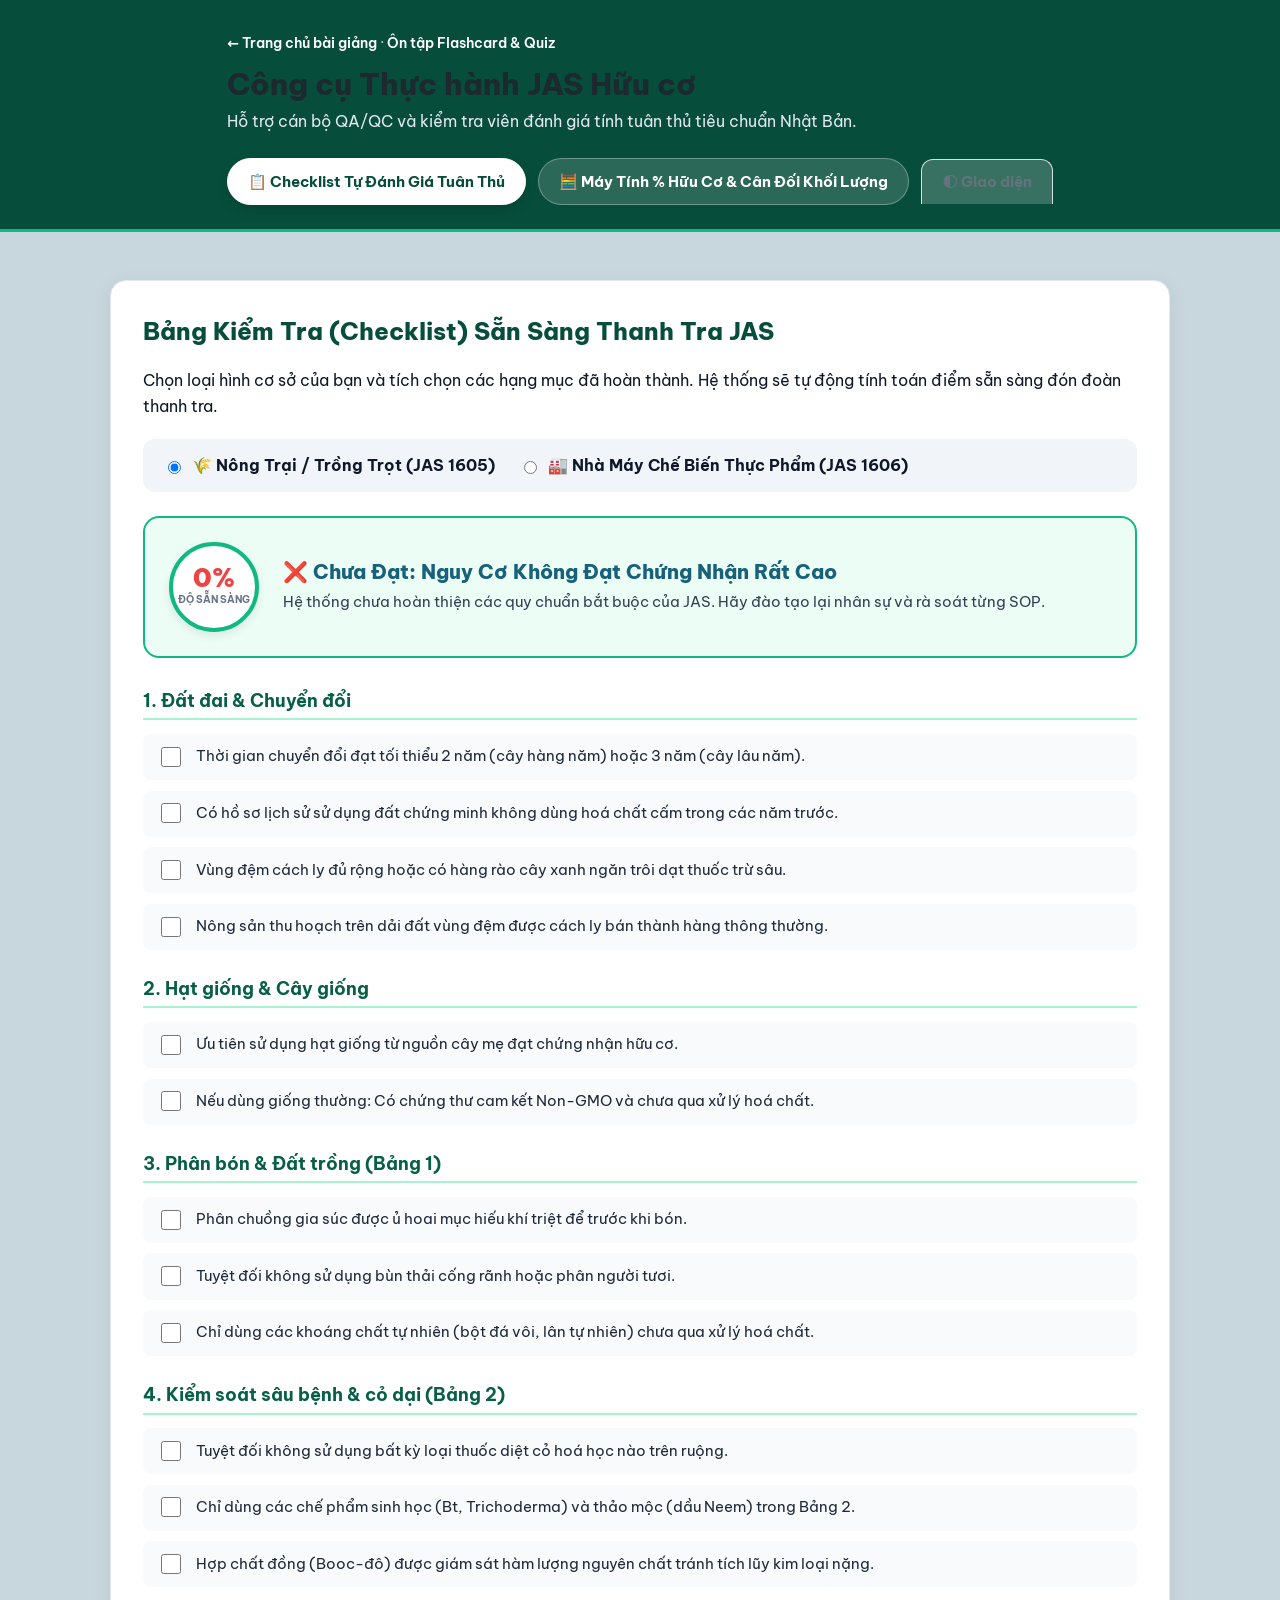
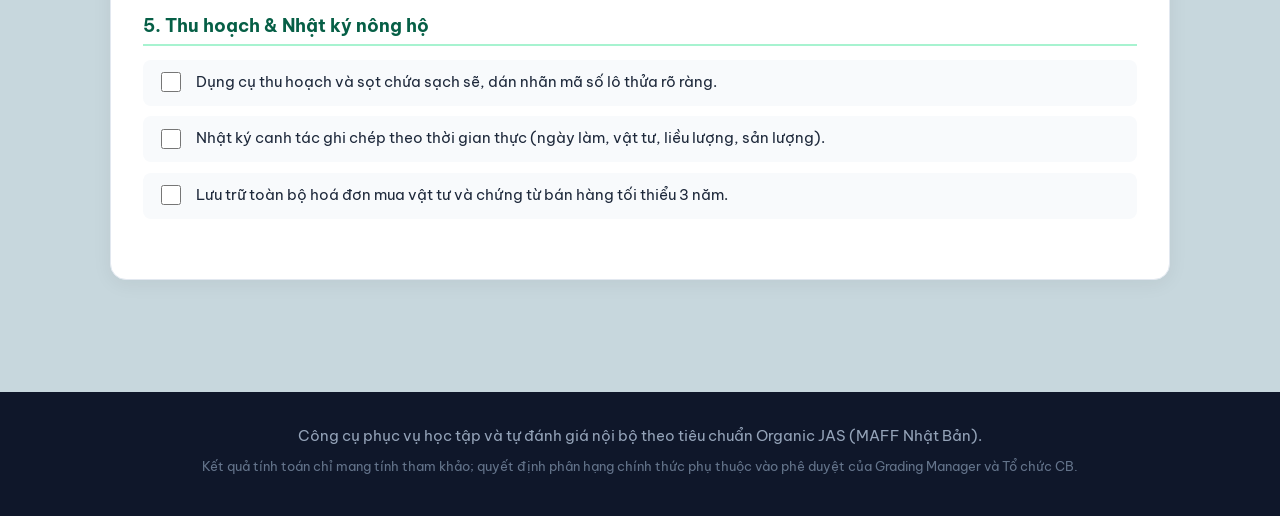
<file: cong-cu.html>
<!doctype html>
<html lang="vi">
<head>
<meta charset="utf-8">
<meta name="viewport" content="width=device-width, initial-scale=1">
<title>Công cụ thực hành JAS Hữu cơ</title>
<meta name="description" content="Checklist tự đánh giá tuân thủ và Máy tính tỷ lệ % hữu cơ & cân đối khối lượng theo chuẩn JAS.">
<link rel="icon" type="image/png" sizes="32x32" href="icons/favicon-32.png">
<link rel="icon" type="image/png" sizes="48x48" href="icons/favicon-48.png">
<link rel="apple-touch-icon" href="icons/apple-touch-icon.png">
<link rel="manifest" href="manifest.webmanifest">
<meta name="theme-color" content="#064e3b">
<meta name="mobile-web-app-capable" content="yes">
<meta name="apple-mobile-web-app-capable" content="yes">
<meta name="apple-mobile-web-app-title" content="JAS Organic">
<meta name="apple-mobile-web-app-status-bar-style" content="default">
<link rel="preconnect" href="https://fonts.googleapis.com">
<link rel="preconnect" href="https://fonts.gstatic.com" crossorigin>
<link href="https://fonts.googleapis.com/css2?family=Be+Vietnam+Pro:ital,wght@0,400;0,600;0,700;0,800;1,400&display=swap" rel="stylesheet">
<link rel="stylesheet" href="slides/deck.css">
<link rel="stylesheet" href="study/study.css">
<link rel="stylesheet" href="study/tools.css">
</head>
<body class="tool-page">
<header class="tool-hd">
  <div class="wrap">
    <div class="crumb"><a href="index.html">← Trang chủ bài giảng</a> · <a href="on-tap.html">Ôn tập Flashcard & Quiz</a></div>
    <h1>Công cụ Thực hành JAS Hữu cơ</h1>
    <p class="sub">Hỗ trợ cán bộ QA/QC và kiểm tra viên đánh giá tính tuân thủ tiêu chuẩn Nhật Bản.</p>
    <div style="display:flex; justify-content:space-between; align-items:center; flex-wrap:wrap; gap:12px;">
      <div class="tabs" role="tablist">
        <button type="button" role="tab" class="tab active" data-tab="checklist">📋 Checklist Tự Đánh Giá Tuân Thủ</button>
        <button type="button" role="tab" class="tab" data-tab="calc">🧮 Máy Tính % Hữu Cơ & Cân Đối Khối Lượng</button>
      </div>
      <button type="button" id="themeBtn" class="tab" style="background:rgba(255,255,255,0.2); font-weight:700;" title="Đổi giao diện sáng/tối">🌓 Giao diện</button>
    </div>
  </div>
</header>

<main class="tool-body wrap">
  <!-- TAB 1: CHECKLIST TỰ ĐÁNH GIÁ -->
  <section id="pane-checklist" class="tab-pane active">
    <div class="tool-card">
      <div class="tool-intro">
        <h2>Bảng Kiểm Tra (Checklist) Sẵn Sàng Thanh Tra JAS</h2>
        <p>Chọn loại hình cơ sở của bạn và tích chọn các hạng mục đã hoàn thành. Hệ thống sẽ tự động tính toán điểm sẵn sàng đón đoàn thanh tra.</p>
        <div class="type-selector">
          <label><input type="radio" name="facility_type" value="farm" checked> 🌾 Nông Trại / Trồng Trọt (JAS 1605)</label>
          <label><input type="radio" name="facility_type" value="factory"> 🏭 Nhà Máy Chế Biến Thực Phẩm (JAS 1606)</label>
        </div>
      </div>

      <div class="score-box" id="checklist-score-box">
        <div class="score-circle">
          <span class="score-val" id="score-val">0%</span>
          <span class="score-lbl">Độ sẵn sàng</span>
        </div>
        <div class="score-desc">
          <h3 id="score-status">Chưa đánh giá</h3>
          <p id="score-advice">Hãy tích chọn các tiêu chí thực tế đã thực hiện tại cơ sở của bạn bên dưới.</p>
        </div>
      </div>

      <div id="checklist-items" class="checklist-group">
        <!-- Generated dynamically via tools.js -->
      </div>
    </div>
  </section>

  <!-- TAB 2: MÁY TÍNH TỶ LỆ HỮU CƠ & MASS BALANCE -->
  <section id="pane-calc" class="tab-pane">
    <div class="cols">
      <!-- Calculator 1: % Thành phần hữu cơ -->
      <div class="tool-card">
        <h2>1. Tính Tỷ Lệ Thành Phần Hữu Cơ (%)</h2>
        <p class="muted">Xác định sản phẩm có đủ điều kiện dán biểu trưng Dấu JAS Hữu cơ (≥ 95%) theo JAS 1606 hay không.</p>
        <div class="form-grid">
          <label>Khối lượng thành phần hữu cơ (kg hoặc g):
            <input type="number" id="inp-org" value="95" min="0" step="0.1">
          </label>
          <label>Khối lượng thành phần phi hữu cơ (kg hoặc g):
            <input type="number" id="inp-non" value="5" min="0" step="0.1">
          </label>
          <label>Khối lượng nước sạch bổ sung (kg hoặc g):
            <input type="number" id="inp-water" value="20" min="0" step="0.1" title="Nước được loại trừ khi tính %">
          </label>
          <label>Khối lượng muối ăn bổ sung (kg hoặc g):
            <input type="number" id="inp-salt" value="2" min="0" step="0.1" title="Muối được loại trừ khi tính %">
          </label>
        </div>
        <div class="calc-res" id="res-organic">
          <!-- Result rendered dynamically -->
        </div>
      </div>

      <!-- Calculator 2: Cân đối khối lượng Mass Balance -->
      <div class="tool-card">
        <h2>2. Kiểm Toán Cân Đối Khối Lượng (Mass Balance)</h2>
        <p class="muted">Đối chiếu lượng nguyên liệu nhập và sản lượng hộp thành phẩm xuất xưởng để phát hiện sai lệch.</p>
        <div class="form-grid">
          <label>Khối lượng nguyên liệu nhập (kg):
            <input type="number" id="mb-input" value="10000" min="0" step="1">
          </label>
          <label>Tỷ lệ sấy / chế biến (VD: 4:1 thì nhập 4):
            <input type="number" id="mb-ratio" value="4" min="1" step="0.1">
          </label>
          <label>Định mức hao hụt bao gói BOM (%):
            <input type="number" id="mb-loss" value="2" min="0" max="100" step="0.1">
          </label>
          <label>Khối lượng một hộp đóng gói (g):
            <input type="number" id="mb-pack" value="50" min="1" step="1">
          </label>
          <label>Số hộp thực tế xuất xưởng (hộp):
            <input type="number" id="mb-actual" value="49000" min="0" step="1">
          </label>
        </div>
        <div class="calc-res" id="res-massbalance">
          <!-- Result rendered dynamically -->
        </div>
      </div>
    </div>
  </section>
</main>

<footer class="tool-ft">
  <div class="wrap">
    <p>Công cụ phục vụ học tập và tự đánh giá nội bộ theo tiêu chuẩn Organic JAS (MAFF Nhật Bản).</p>
    <p class="small">Kết quả tính toán chỉ mang tính tham khảo; quyết định phân hạng chính thức phụ thuộc vào phê duyệt của Grading Manager và Tổ chức CB.</p>
  </div>
</footer>

<script>
  function applyTheme(t) {
    document.documentElement.setAttribute('data-theme', t);
    try { localStorage.setItem('jas_theme', t); } catch (e) {}
  }
  var savedT = 'light';
  try {
    savedT = localStorage.getItem('jas_theme') || (window.matchMedia('(prefers-color-scheme: dark)').matches ? 'dark' : 'light');
  } catch (e) {}
  applyTheme(savedT);
  var tBtn = document.getElementById('themeBtn');
  if (tBtn) {
    tBtn.addEventListener('click', function () {
      var cur = document.documentElement.getAttribute('data-theme') || 'light';
      applyTheme(cur === 'dark' ? 'light' : 'dark');
    });
  }
</script>
<script src="study/tools.js"></script>
<script src="pwa.js"></script>
</body>
</html>
</file>
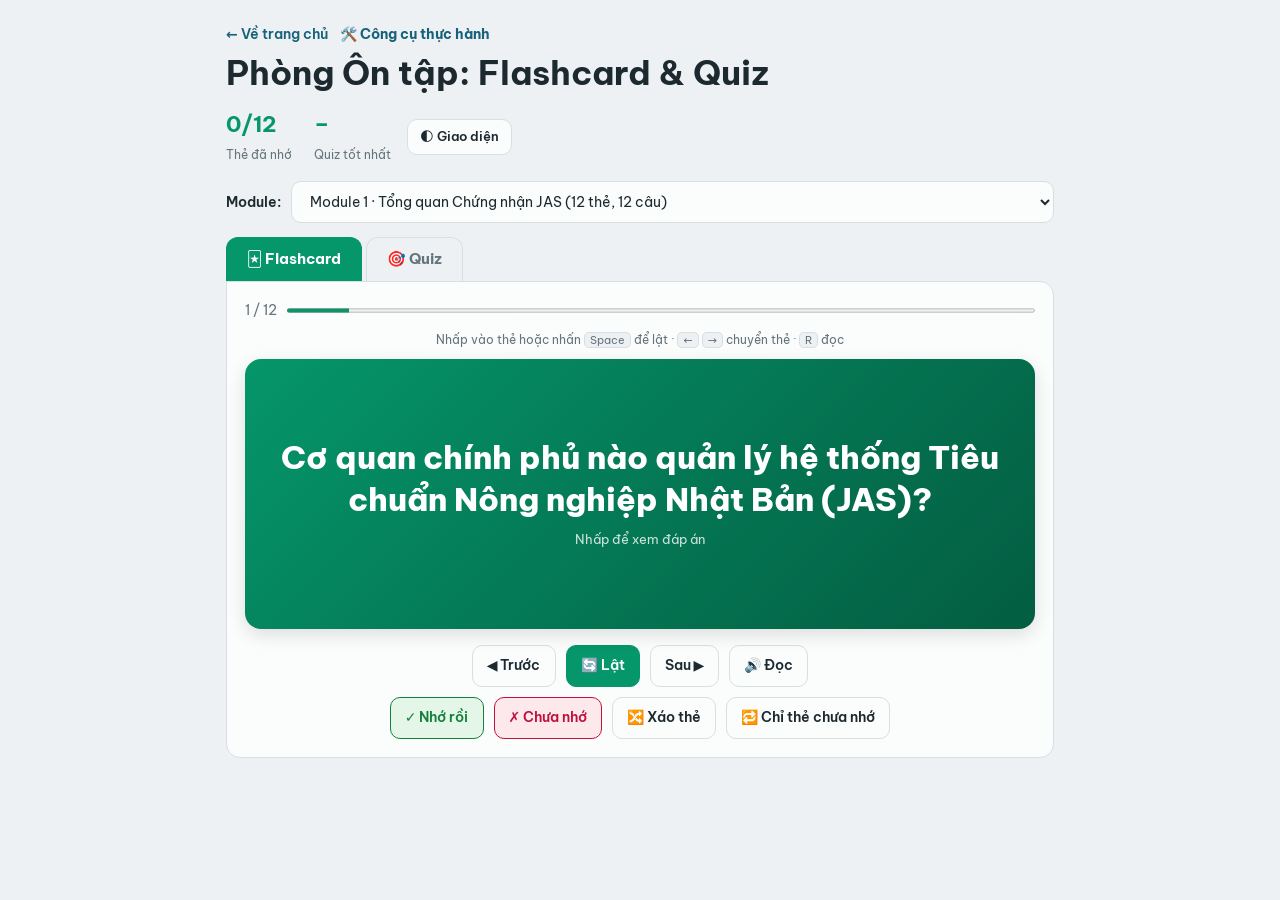
<file: on-tap.html>
<!doctype html>
<html lang="vi">
<head>
<meta charset="utf-8">
<meta name="viewport" content="width=device-width, initial-scale=1">
<title>Ôn tập JAS Hữu Cơ</title>
<meta name="description" content="Flashcard và quiz tự luyện cho 8 module khoá học Tiêu chuẩn JAS Hữu cơ Nhật Bản.">
<link rel="icon" type="image/png" sizes="32x32" href="icons/favicon-32.png">
<link rel="icon" type="image/png" sizes="48x48" href="icons/favicon-48.png">
<link rel="apple-touch-icon" href="icons/apple-touch-icon.png">
<link rel="manifest" href="manifest.webmanifest">
<meta name="theme-color" content="#064e3b">
<meta name="mobile-web-app-capable" content="yes">
<meta name="apple-mobile-web-app-capable" content="yes">
<meta name="apple-mobile-web-app-title" content="JAS Organic">
<meta name="apple-mobile-web-app-status-bar-style" content="default">
<meta property="og:title" content="Tiêu chuẩn JAS Hữu cơ Nhật Bản (JAS Organic)">
<meta property="og:description" content="Khoá học tiếng Việt: slide, flashcard và quiz.">
<meta property="og:image" content="https://binhfoodsafety.github.io/JAS_Organic_Training/icons/icon-512.png">
<meta property="og:type" content="website">
<link rel="preconnect" href="https://fonts.googleapis.com">
<link rel="preconnect" href="https://fonts.gstatic.com" crossorigin>
<link href="https://fonts.googleapis.com/css2?family=Be+Vietnam+Pro:wght@400;600;700;800&display=swap" rel="stylesheet">
<link rel="stylesheet" href="study/study.css">
</head>
<body>
<div class="wrap">
  <header>
    <div>
      <div style="display:flex; gap:12px; align-items:center; flex-wrap:wrap; margin-bottom:8px;">
        <a class="back" href="index.html">← Về trang chủ</a>
        <a class="back" href="cong-cu.html" style="color:var(--brand); font-weight:700;">🛠️ Công cụ thực hành</a>
      </div>
      <h1>Phòng Ôn tập: Flashcard & Quiz</h1>
    </div>
    <div style="display:flex; align-items:center; gap:16px; flex-wrap:wrap;">
      <div class="stats">
        <div><b id="statKnown">0/0</b><span>Thẻ đã nhớ</span></div>
        <div><b id="statBest">–</b><span>Quiz tốt nhất</span></div>
      </div>
      <button class="btn" id="themeBtn" type="button" style="min-height:36px; padding:6px 12px; font-size:13px;" title="Đổi giao diện sáng/tối">🌓 Giao diện</button>
    </div>
  </header>

  <div class="bar">
    <label for="moduleSelect">Module:</label>
    <select id="moduleSelect"></select>
  </div>

  <div class="tabs" role="tablist">
    <button class="tab" id="tabFc" role="tab" type="button" aria-controls="panelFc">🃏 Flashcard</button>
    <button class="tab" id="tabQuiz" role="tab" type="button" aria-controls="panelQuiz">🎯 Quiz</button>
  </div>

  <section class="panel" id="panelFc" role="tabpanel" aria-labelledby="tabFc">
    <div class="progress-line"><span id="fcCounter"></span><progress id="fcBar" value="0" max="1"></progress></div>
    <p class="hint">Nhấp vào thẻ hoặc nhấn <kbd>Space</kbd> để lật · <kbd>←</kbd> <kbd>→</kbd> chuyển thẻ · <kbd>R</kbd> đọc</p>
    <div class="scene" id="scene" role="button" tabindex="0" aria-label="Lật thẻ">
      <div class="card-3d" id="card3d">
        <div class="card-face card-front">
          <div class="card-word" id="fcFront"></div>
          <div class="card-hint">Nhấp để xem đáp án</div>
        </div>
        <div class="card-face card-back">
          <div class="card-meaning" id="fcBack"></div>
          <div class="card-status" id="fcStatus"></div>
        </div>
      </div>
    </div>
    <div class="controls">
      <button class="btn" type="button" id="fcPrev">◀ Trước</button>
      <button class="btn primary" type="button" id="fcFlip">🔄 Lật</button>
      <button class="btn" type="button" id="fcNext">Sau ▶</button>
      <button class="btn" type="button" id="fcRead">🔊 Đọc</button>
    </div>
    <div class="controls">
      <button class="btn good" type="button" id="fcKnown">✓ Nhớ rồi</button>
      <button class="btn bad" type="button" id="fcUnknown">✗ Chưa nhớ</button>
      <button class="btn" type="button" id="fcShuffle">🔀 Xáo thẻ</button>
      <button class="btn" type="button" id="fcOnlyNew" aria-pressed="false">🔁 Chỉ thẻ chưa nhớ</button>
    </div>
  </section>

  <section class="panel" id="panelQuiz" role="tabpanel" aria-labelledby="tabQuiz">
    <div id="quizRun">
      <div class="quiz-header">
        <span id="quizCounter"></span>
        <b id="quizScore"></b>
        <button class="btn skip" type="button" id="quizSkip">⏭ Bỏ qua</button>
      </div>
      <div class="meter"><div id="quizProgress"></div></div>
      <div class="quiz-question" id="quizQuestion"></div>
      <p class="hint"><kbd>1</kbd> <kbd>2</kbd> <kbd>3</kbd> <kbd>4</kbd> chọn · <kbd>Enter</kbd> câu tiếp · <kbd>S</kbd> bỏ qua · <kbd>R</kbd> đọc câu</p>
      <div class="quiz-options" id="quizOptions"></div>
      <div class="quiz-feedback" id="quizFeedback" role="status"></div>
      <div class="controls">
        <a class="btn" id="quizSlide" target="_blank" rel="noopener" hidden>📖 Xem lại slide</a>
        <button class="btn primary" type="button" id="quizNext" hidden>Câu tiếp ▶</button>
      </div>
    </div>
    <div class="quiz-result" id="quizResult" hidden>
      <div class="result-num" id="resultNum"></div>
      <p id="resultText"></p>
      <div class="controls">
        <button class="btn primary" type="button" id="quizAgain">↻ Làm lại</button>
        <button class="btn" type="button" id="quizWrong">🔁 Làm lại câu sai</button>
      </div>
    </div>
  </section>
</div>
<div class="toast" id="toast" role="status"></div>
<script src="study/data.js"></script>
<script src="study/say.js"></script>
<script src="study/study.js"></script>
<script>
  function applyTheme(t) {
    document.documentElement.setAttribute('data-theme', t);
    try { localStorage.setItem('jas_theme', t); } catch (e) {}
  }
  var savedT = 'light';
  try {
    savedT = localStorage.getItem('jas_theme') || (window.matchMedia('(prefers-color-scheme: dark)').matches ? 'dark' : 'light');
  } catch (e) {}
  applyTheme(savedT);
  var tBtn = document.getElementById('themeBtn');
  if (tBtn) {
    tBtn.addEventListener('click', function () {
      var cur = document.documentElement.getAttribute('data-theme') || 'light';
      applyTheme(cur === 'dark' ? 'light' : 'dark');
    });
  }
</script>
<script src="pwa.js"></script>
</body>
</html>
</file>
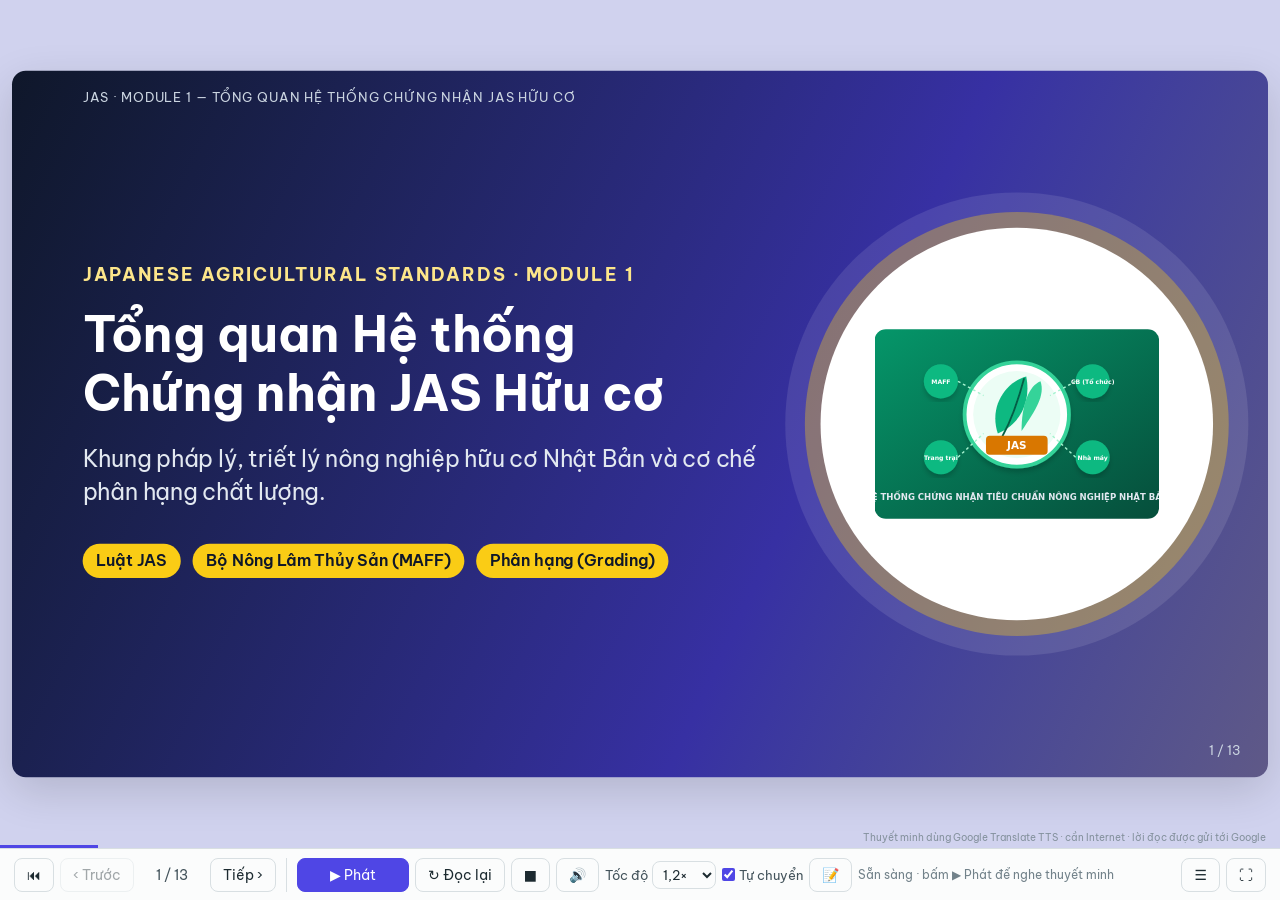
<file: slides/01-tong-quan.html>
<!doctype html>
<html lang="vi">
<head>
<meta charset="utf-8">
<meta name="viewport" content="width=device-width, initial-scale=1">
<meta name="referrer" content="no-referrer">
<title>JAS 1 · Tổng quan Hệ thống Chứng nhận JAS Hữu cơ</title>
<link rel="icon" type="image/png" sizes="32x32" href="../icons/favicon-32.png">
<link rel="icon" type="image/png" sizes="48x48" href="../icons/favicon-48.png">
<link rel="apple-touch-icon" href="../icons/apple-touch-icon.png">
<link rel="manifest" href="../manifest.webmanifest">
<meta name="theme-color" content="#059669">
<link rel="preconnect" href="https://fonts.googleapis.com">
<link rel="preconnect" href="https://fonts.gstatic.com" crossorigin>
<link href="https://fonts.googleapis.com/css2?family=Be+Vietnam+Pro:ital,wght@0,400;0,600;0,700;0,800;1,400&display=swap" rel="stylesheet">
<link rel="stylesheet" href="deck.css">
</head>
<body class="m1" data-module="JAS · Module 1 — Tổng quan Hệ thống Chứng nhận JAS Hữu cơ">
<div class="deck">

  <!-- Slide 1: Bìa -->
  <section class="slide title">
    <div class="hero-art"><img src="art/01-tong-quan.svg" alt="Tổng quan JAS Hữu cơ"></div>
    <div class="eyebrow">Japanese Agricultural Standards · Module 1</div>
    <h1>Tổng quan Hệ thống Chứng nhận JAS Hữu cơ</h1>
    <div class="sub">Khung pháp lý, triết lý nông nghiệp hữu cơ Nhật Bản và cơ chế phân hạng chất lượng.</div>
    <div class="meta"><span class="chip">Luật JAS</span><span class="chip">Bộ Nông Lâm Thủy Sản (MAFF)</span><span class="chip">Phân hạng (Grading)</span></div>
    <div class="say">Chào mừng bạn đến với khoá học Tiêu chuẩn Nông nghiệp Hữu cơ Nhật Bản, gọi tắt là JAS. Trong module mở đầu, chúng ta sẽ tìm hiểu toàn diện về cơ sở pháp lý, hệ thống quản lý của Bộ Nông Lâm Ngư nghiệp Nhật Bản, và cơ chế chứng nhận phân hạng đặc trưng của thị trường Nhật Bản.</div>
  </section>

  <!-- Slide 2: Giới thiệu JAS và MAFF -->
  <section class="slide has-art">
    <img class="corner-art" src="art/01-tong-quan.svg" alt="">
    <h2>1. Tiêu chuẩn JAS là gì?</h2>
    <div class="body">
      <div class="cards" style="--n:2">
        <div class="card">
          <h3>Đạo luật JAS</h3>
          <p>Hệ thống Tiêu chuẩn Nông nghiệp Nhật Bản (<i>Japanese Agricultural Standards</i>) được ban hành bởi <b>Bộ Nông Lâm Thủy sản Nhật Bản (MAFF)</b> nhằm chuẩn hoá chất lượng và tạo dựng niềm tin cho người tiêu dùng.</p>
        </div>
        <div class="card warn">
          <h3>Bắt buộc đối với nhãn Hữu cơ</h3>
          <p>Tại Nhật Bản, <b>bất kỳ sản phẩm nào</b> ghi nhãn "Hữu cơ" (<i>Organic</i> / 有機) hoặc cụm từ tương đương bắt buộc phải đạt chứng nhận <b>Organic JAS</b> và dán dấu chứng nhận JAS trước khi lưu thông.</p>
        </div>
      </div>
      <div class="callout">
        <strong>Lưu ý pháp lý:</strong> Không có ngoại lệ bán lẻ hay quy mô nhỏ tự xưng hữu cơ nếu chưa qua hệ thống kiểm định và chứng nhận của tổ chức được MAFF chỉ định.
      </div>
    </div>
    <div class="say">Tiêu chuẩn JAS là hệ thống tiêu chuẩn nông nghiệp quốc gia do Bộ Nông Lâm Ngư nghiệp Nhật Bản, viết tắt là MAFF quản lý. Điểm then chốt cần ghi nhớ: mọi sản phẩm lưu thông tại thị trường Nhật Bản nếu muốn mang chữ hữu cơ, tiếng Nhật là yuu-ki, đều bắt buộc phải có chứng nhận Organic JAS và dán logo hợp lệ.</div>
  </section>

  <!-- Slide 3: Triết lý Nông nghiệp Hữu cơ theo JAS -->
  <section class="slide">
    <h2>2. Triết lý và Nguyên tắc Hữu cơ</h2>
    <div class="body side">
      <div class="side-text">
        <div class="statement">Bảo tồn sức khỏe đất và cân bằng hệ sinh thái tự nhiên<small>Không phụ thuộc vào hoá chất nông nghiệp tổng hợp hay công nghệ sinh học can thiệp sâu.</small></div>
        <ul>
          <li><b>Khai thác sức mạnh nội tại của đất:</b> Duy trì và tăng cường độ phì nhiêu tự nhiên thông qua luân canh, vi sinh và phân ủ hữu cơ.</li>
          <li><b>Giảm thiểu gánh nặng môi trường:</b> Bảo vệ nguồn nước, sinh vật có ích và tuần hoàn phụ phẩm nông nghiệp.</li>
          <li><b>Cấm hoàn toàn GMO:</b> Không sử dụng bất kỳ sinh vật biến đổi gen nào trong giống, phân bón, thức ăn hay chất hỗ trợ chế biến.</li>
        </ul>
      </div>
      <div class="side-art"><img src="art/01-tong-quan.svg" alt=""></div>
    </div>
    <div class="say">Triết lý hữu cơ của JAS đặt trọng tâm vào việc bảo tồn sức sống tự nhiên của đất và hệ sinh thái. Ba nguyên tắc cốt lõi là: tối đa hoá độ phì nhiêu tự nhiên, giảm thiểu ô nhiễm môi trường, và cấm triệt để mọi dạng biến đổi gen GMO.</div>
  </section>

  <!-- Slide 4: Khung tiêu chuẩn JAS hữu cơ -->
  <section class="slide has-art">
    <img class="corner-art" src="art/01-tong-quan.svg" alt="">
    <h2>3. Cấu trúc Bộ Tiêu chuẩn JAS Hữu cơ</h2>
    <div class="body">
      <div class="cards" style="--n:4">
        <div class="card">
          <div class="big">1605</div>
          <h3>JAS 1605: Thực vật</h3>
          <p>Nông sản có nguồn gốc thực vật (rau củ, ngũ cốc, chè, cà phê, nấm ăn...).</p>
        </div>
        <div class="card">
          <div class="big">1606</div>
          <h3>JAS 1606: Chế biến</h3>
          <p>Thực phẩm chế biến hữu cơ (đồ uống, bánh kẹo, đồ hộp, gia vị...).</p>
        </div>
        <div class="card plain">
          <div class="big">1607</div>
          <h3>JAS 1607: Thức ăn chăn nuôi</h3>
          <p>Nguyên liệu và thức ăn chăn nuôi hỗn hợp hữu cơ.</p>
        </div>
        <div class="card plain">
          <div class="big">1608</div>
          <h3>JAS 1608: Động vật</h3>
          <p>Sản phẩm chăn nuôi hữu cơ (thịt, trứng, sữa gia súc, gia cầm).</p>
        </div>
      </div>
      <div class="callout small">Khoá học này tập trung chuyên sâu vào <b>JAS 1605</b> (Thực vật) và <b>JAS 1606</b> (Thực phẩm chế biến), hai nhóm sản phẩm xuất khẩu chủ lực của Việt Nam sang Nhật.</div>
    </div>
    <div class="say">Bộ tiêu chuẩn JAS Hữu cơ gồm bốn tiêu chuẩn chính: JAS 1605 cho nông sản thực vật và nấm, JAS 1606 cho thực phẩm chế biến, JAS 1607 cho thức ăn chăn nuôi, và JAS 1608 cho sản phẩm chăn nuôi. Trong khoá này, chúng ta sẽ tìm hiểu sâu hai tiêu chuẩn cốt lõi là 1605 và 1606.</div>
  </section>

  <!-- Slide 5: Hệ sinh thái chứng nhận JAS -->
  <section class="slide">
    <h2>4. Mô hình Vận hành Chứng nhận JAS</h2>
    <div class="body">
      <div class="flow" style="--n:4">
        <div><b>1. MAFF</b>Ban hành tiêu chuẩn, giám sát và chỉ định các Tổ chức chứng nhận (<i>Accredited CB</i>).</div>
        <div><b>2. Tổ chức CB</b>Đánh giá hệ thống, thanh tra hiện trường và cấp giấy chứng nhận hợp chuẩn cho cơ sở.</div>
        <div><b>3. Đơn vị vận hành</b>Nông trại, nhà máy chế biến (PPM), đơn vị tái đóng gói hoặc nhà nhập khẩu.</div>
        <div><b>4. Tự phân hạng</b>Cơ sở đủ năng lực tự phân hạng từng lô hàng và dán tem JAS trước khi xuất bán.</div>
      </div>
      <div class="callout warn">
        <strong>Khác biệt độc đáo của JAS:</strong> Cơ sở được chứng nhận tự chịu trách nhiệm phân hạng (<i>Grading</i>) từng lô hàng và dán tem JAS dưới sự giám sát định kỳ của Tổ chức chứng nhận.
      </div>
    </div>
    <div class="say">Mô hình chứng nhận của JAS có tính tự chủ rất cao: MAFF quản lý các tổ chức chứng nhận, tổ chức chứng nhận đánh giá năng lực cơ sở, và sau khi được cấp chứng chỉ, chính đơn vị sản xuất sẽ tự thực hiện phân hạng và dán tem cho từng lô hàng sản xuất.</div>
  </section>

  <!-- Slide 6: Cơ chế phân hạng Grading -->
  <section class="slide has-art">
    <img class="corner-art" src="art/01-tong-quan.svg" alt="">
    <h2>5. Bản chất của Quy trình Phân hạng</h2>
    <div class="body">
      <div class="cols">
        <div>
          <h3>Phân hạng (Grading) là gì?</h3>
          <ul>
            <li>Hành động đối chiếu hồ sơ, nhật ký sản xuất, kiểm nghiệm để xác nhận <b>lô hàng hoàn toàn tuân thủ JAS</b>.</li>
            <li>Chỉ sau khi có quyết định phê duyệt phân hạng, tem nhãn JAS mới được phép dán lên bao bì.</li>
          </ul>
        </div>
        <div>
          <h3>Người quản lý phân hạng (Grading Manager)</h3>
          <ul>
            <li>Là nhân sự được chỉ định chính thức, có chứng chỉ đào tạo JAS.</li>
            <li>Có quyền phủ quyết độc lập: nếu phát hiện vi phạm, lô hàng không được gắn mác JAS dù đã ký hợp đồng.</li>
          </ul>
        </div>
      </div>
      <div class="statement">Phân hạng không phải là việc làm hình thức — đó là cổng gác pháp lý cuối cùng trước khi sản phẩm ra thị trường.</div>
    </div>
    <div class="say">Phân hạng hay Grading là cổng gác pháp lý cốt lõi trong hệ thống JAS. Người quản lý phân hạng phải là người được đào tạo bài bản, có vị trí độc lập, và có quyền quyết định dán tem hoặc từ chối dán tem cho từng mẻ hàng hoá.</div>
  </section>

  <!-- Slide 7: Vai trò của các chủ thể -->
  <section class="slide">
    <h2>6. Bốn Chủ Thể Được Chứng Nhận JAS</h2>
    <div class="body">
      <div class="cards" style="--n:4">
        <div class="card">
          <h3>1. Nông trại / Sản xuất</h3>
          <p>Trực tiếp gieo trồng trọt, thu hoạch nông sản tươi hoặc nấm ăn hữu cơ.</p>
        </div>
        <div class="card">
          <h3>2. Nhà chế biến (PPM)</h3>
          <p>Chế biến, phối trộn, đóng gói thực phẩm chế biến hữu cơ từ nguyên liệu đạt chuẩn.</p>
        </div>
        <div class="card">
          <h3>3. Tái đóng gói (Re-packer)</h3>
          <p>Chia nhỏ, bao gói lại sản phẩm hữu cơ đã được chứng nhận mà không làm biến đổi bản chất.</p>
        </div>
        <div class="card">
          <h3>4. Nhà nhập khẩu (Importer)</h3>
          <p>Nhập khẩu hàng hữu cơ vào Nhật theo các hiệp định tương đương hoặc chứng chỉ quốc tế.</p>
        </div>
      </div>
    </div>
    <div class="say">Tiêu chuẩn kỹ thuật của JAS phân chia đơn vị vận hành thành bốn nhóm chính: Đơn vị sản xuất sơ cấp, Nhà chế biến thực phẩm PPM, Đơn vị tái đóng gói Re-packer, và Nhà nhập khẩu Importer. Mỗi nhóm đều có tiêu chuẩn chứng nhận riêng.</div>
  </section>

  <!-- Slide 8: Dấu chứng nhận JAS Hữu cơ -->
  <section class="slide has-art">
    <img class="corner-art" src="art/01-tong-quan.svg" alt="">
    <h2>7. Biểu trưng Dấu Chứng Nhận JAS Hữu Cơ</h2>
    <div class="body side">
      <div class="side-text">
        <h3>Quy cách bắt buộc của tem JAS:</h3>
        <ul>
          <li><b>Khung tròn đôi:</b> Chứa ký hiệu chiếc lá mầm hữu cơ và chữ "JAS".</li>
          <li><b>Tên Tổ chức Chứng nhận (CB):</b> Bắt buộc phải in ngay bên dưới hoặc bên cạnh logo (VD: <i>Tên Tổ chức Chứng nhận ABC</i>).</li>
          <li><b>Không tự ý biến dạng:</b> Giữ đúng tỷ lệ hình học, không cắt ghép hoặc thay đổi tỷ lệ tương đối giữa chữ và biểu tượng.</li>
        </ul>
      </div>
      <div class="side-art"><img src="art/05-ghi-nhan.svg" alt="Dấu JAS"></div>
    </div>
    <div class="say">Dấu chứng nhận JAS Hữu cơ có hình chiếc lá mầm cách điệu bên cạnh chữ JAS. Điểm đặc biệt bắt buộc là dưới logo phải ghi rõ tên của Tổ chức Chứng nhận đã đánh giá cơ sở.</div>
  </section>

  <!-- Slide 9: Các điều kiện tối thiểu để đạt chuẩn -->
  <section class="slide">
    <h2>8. Trụ Cột Đánh Giá Tuân Thủ JAS</h2>
    <div class="body">
      <div class="cards" style="--n:3">
        <div class="card">
          <h3>Hạ tầng & Thiết bị</h3>
          <p>Khu vực cách ly, ngăn ngừa triệt để nguy cơ trôi dạt thuốc trừ sâu, phân bón hoá học hoặc ô nhiễm chéo trên dây chuyền.</p>
        </div>
        <div class="card">
          <h3>Hệ thống Tài liệu & SOP</h3>
          <p>Quy trình tác nghiệp chuẩn bằng văn bản: từ kiểm soát giống, nhập liệu, bảo dưỡng đến vệ sinh và phân hạng.</p>
        </div>
        <div class="card">
          <h3>Truy xuất & Cân đối</h3>
          <p>Lưu trữ nhật ký, hoá đơn, hồ sơ xuất nhập tối thiểu 3 năm; số liệu cân đối khối lượng phải trùng khớp tuyệt đối.</p>
        </div>
      </div>
    </div>
    <div class="say">Để đạt và duy trì chứng nhận JAS, một doanh nghiệp phải đáp ứng đầy đủ ba trụ cột: hạ tầng cơ sở vật chất ngăn ngừa ô nhiễm chéo, hệ thống tài liệu quy trình chuẩn chỉnh, và hồ sơ truy xuất nguồn gốc cân đối khối lượng minh bạch.</div>
  </section>

  <!-- Slide 10: Tương đương và Thoả thuận Quốc tế -->
  <section class="slide has-art">
    <img class="corner-art" src="art/01-tong-quan.svg" alt="">
    <h2>9. Hiệp Định Công Nhận Tương Đương</h2>
    <div class="body">
      <p>Nhật Bản có hiệp định công nhận tương đương chứng nhận hữu cơ với một số quốc gia (như Mỹ, EU, Canada, Thụy Sĩ, Úc...):</p>
      <div class="cards" style="--n:2">
        <div class="card">
          <h3>Nước có thoả thuận tương đương</h3>
          <p>Sản phẩm hữu cơ USDA Organic hoặc EU Organic có thể được Nhà nhập khẩu JAS tại Nhật dán tem JAS mà không cần chứng nhận lại toàn bộ trang trại.</p>
        </div>
        <div class="card warn">
          <h3>Nước chưa có thoả thuận (như Việt Nam)</h3>
          <p>Doanh nghiệp Việt Nam muốn dán tem JAS bắt buộc phải được <b>Tổ chức chứng nhận được MAFF uỷ quyền đánh giá trực tiếp</b> tại hiện trường cơ sở ở Việt Nam.</p>
        </div>
      </div>
    </div>
    <div class="say">Nhật Bản có thỏa thuận tương đương với một số nền nông nghiệp như Mỹ hay Liên minh Châu Âu. Tuy nhiên đối với Việt Nam, do chưa có hiệp định tương đương cấp chính phủ, các nhà sản xuất xuất khẩu bắt buộc phải đăng ký chứng nhận JAS trực tiếp với các tổ chức chứng nhận được MAFF công nhận.</div>
  </section>

  <!-- Slide 11: Lộ trình xây dựng hệ thống JAS -->
  <section class="slide">
    <h2>10. Các Bước Đăng Ký và Đạt Chứng Nhận</h2>
    <div class="body">
      <div class="flow" style="--n:5">
        <div><b>1. Chuẩn bị</b>Xây dựng tài liệu quy trình, đào tạo nhân sự Quản lý sản xuất và Quản lý phân hạng.</div>
        <div><b>2. Vận hành thử</b>Áp dụng thực tế, ghi chép nhật ký nông vụ / sản xuất theo đúng chuẩn JAS.</div>
        <div><b>3. Nộp hồ sơ</b>Gửi hồ sơ đăng ký chứng nhận tới Tổ chức Chứng nhận (CB) được chỉ định.</div>
        <div><b>4. Thanh tra</b>Tổ chức CB tiến hành thanh tra tại chỗ, phỏng vấn nhân sự và lấy mẫu thử nghiệm.</div>
        <div><b>5. Cấp chứng chỉ</b>Khắc phục các điểm không phù hợp (nếu có) và nhận chứng chỉ hợp chuẩn JAS.</div>
      </div>
    </div>
    <div class="say">Lộ trình đạt chứng nhận JAS bao gồm năm bước: chuẩn bị hệ thống và đào tạo nhân sự, vận hành thử nghiệm có nhật ký, nộp hồ sơ đăng ký, tiếp đón đoàn thanh tra hiện trường, và khắc phục các điểm không phù hợp để nhận giấy chứng nhận.</div>
  </section>

  <!-- Slide 12: Chi phí của sự không tuân thủ -->
  <section class="slide has-art">
    <img class="corner-art" src="art/01-tong-quan.svg" alt="">
    <h2>11. Chế Tài Khi Vi Phạm Quy Định JAS</h2>
    <div class="body">
      <div class="cards" style="--n:3">
        <div class="card bad">
          <h3>Thu hồi chứng chỉ</h3>
          <p>Đình chỉ hoặc tước quyền chứng nhận ngay lập tức nếu phát hiện gian dối, dùng hoạt chất cấm hoặc khai khống sản lượng.</p>
        </div>
        <div class="card bad">
          <h3>Thu hồi & Tiêu hủy</h3>
          <p>Buộc thu hồi toàn bộ lô hàng vi phạm trên toàn lãnh thổ Nhật Bản, công khai tên tuổi doanh nghiệp trên cổng thông tin MAFF.</p>
        </div>
        <div class="card bad">
          <h3>Phạt hành chính & Hình sự</h3>
          <p>Phạt tiền rất nặng đối với đơn vị nhập khẩu và cá nhân liên quan theo Luật Tiêu chuẩn Nông nghiệp Nhật Bản.</p>
        </div>
      </div>
    </div>
    <div class="say">Thị trường Nhật Bản kiểm soát rất nghiêm ngặt. Nếu vi phạm dán nhãn sai quy định hoặc gian lận sản lượng hữu cơ, doanh nghiệp sẽ bị thu hồi chứng chỉ, công khai danh tính trên cổng MAFF và đối mặt với các án phạt tài chính rất nặng.</div>
  </section>

  <!-- Slide 13: Tóm tắt Module 1 -->
  <section class="slide">
    <h2>Tóm Tắt Cần Nhớ · Module 1</h2>
    <div class="body">
      <div class="cards" style="--n:3">
        <div class="card">
          <div class="big">MAFF</div>
          <p>Bộ Nông Lâm Thủy sản Nhật Bản là cơ quan quản lý cao nhất của hệ thống chứng nhận JAS Hữu cơ.</p>
        </div>
        <div class="card">
          <div class="big">Grading</div>
          <p>Quy trình phân hạng độc lập do doanh nghiệp tự thực hiện dưới sự kiểm soát của Người quản lý phân hạng.</p>
        </div>
        <div class="card">
          <div class="big">1605/1606</div>
          <p>Hai tiêu chuẩn trọng tâm: 1605 cho Nông sản thực vật và 1606 cho Thực phẩm chế biến hữu cơ.</p>
        </div>
      </div>
      <div class="statement">Chứng nhận JAS là tấm hộ chiếu bắt buộc và uy tín nhất để nông sản hữu cơ bước vào thị trường Nhật Bản.</div>
    </div>
    <div class="say">Tóm lại trong Module 1, bạn cần ghi nhớ ba điểm then chốt: MAFF là cơ quan ban hành tiêu chuẩn, doanh nghiệp tự phân hạng từng lô hàng thông qua người quản lý phân hạng độc lập, và bộ tiêu chuẩn cốt lõi gồm 1605 cho cây trồng và 1606 cho thực phẩm chế biến. Hẹn gặp lại bạn ở Module 2!</div>
  </section>


</div>
<script src="deck.js"></script>
</body>
</html>
</file>
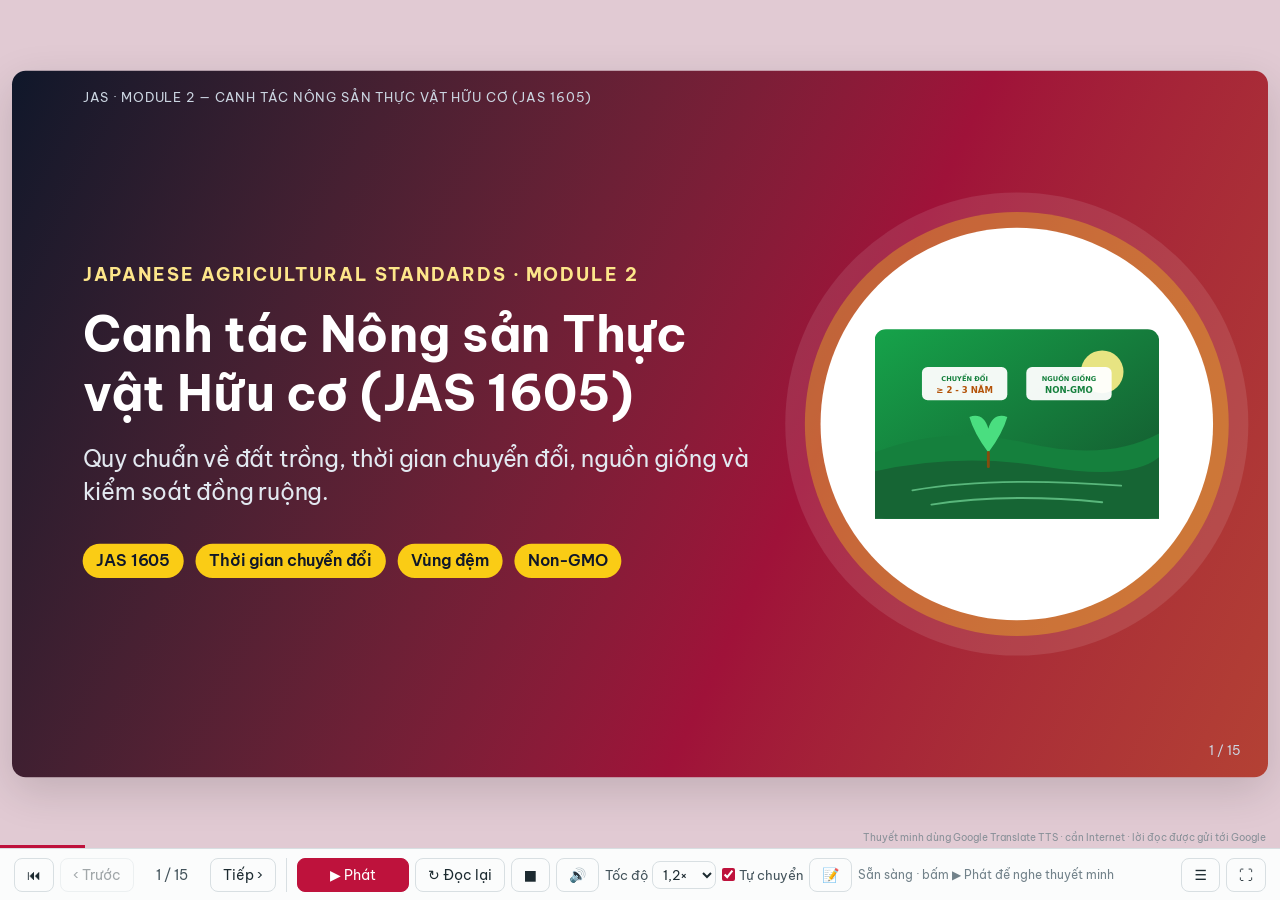
<file: slides/02-canh-tac.html>
<!doctype html>
<html lang="vi">
<head>
<meta charset="utf-8">
<meta name="viewport" content="width=device-width, initial-scale=1">
<meta name="referrer" content="no-referrer">
<title>JAS 2 · Canh tác Nông sản Thực vật Hữu cơ (JAS 1605)</title>
<link rel="icon" type="image/png" sizes="32x32" href="../icons/favicon-32.png">
<link rel="icon" type="image/png" sizes="48x48" href="../icons/favicon-48.png">
<link rel="apple-touch-icon" href="../icons/apple-touch-icon.png">
<link rel="manifest" href="../manifest.webmanifest">
<meta name="theme-color" content="#15803d">
<link rel="preconnect" href="https://fonts.googleapis.com">
<link rel="preconnect" href="https://fonts.gstatic.com" crossorigin>
<link href="https://fonts.googleapis.com/css2?family=Be+Vietnam+Pro:ital,wght@0,400;0,600;0,700;0,800;1,400&display=swap" rel="stylesheet">
<link rel="stylesheet" href="deck.css">
</head>
<body class="m2" data-module="JAS · Module 2 — Canh tác Nông sản Thực vật Hữu cơ (JAS 1605)">
<div class="deck">

  <!-- Slide 1: Bìa -->
  <section class="slide title">
    <div class="hero-art"><img src="art/02-canh-tac.svg" alt="Canh tác Nông sản Hữu cơ"></div>
    <div class="eyebrow">Japanese Agricultural Standards · Module 2</div>
    <h1>Canh tác Nông sản Thực vật Hữu cơ (JAS 1605)</h1>
    <div class="sub">Quy chuẩn về đất trồng, thời gian chuyển đổi, nguồn giống và kiểm soát đồng ruộng.</div>
    <div class="meta"><span class="chip">JAS 1605</span><span class="chip">Thời gian chuyển đổi</span><span class="chip">Vùng đệm</span><span class="chip">Non-GMO</span></div>
    <div class="say">Chào mừng bạn đến với Module 2. Chúng ta sẽ đi sâu vào Tiêu chuẩn JAS 1605, quy định các tiêu chí nghiêm ngặt đối với canh tác nông sản có nguồn gốc thực vật, từ việc chuẩn bị đất đai, thời gian chuyển đổi, lựa chọn giống cây cho đến quản lý đồng ruộng.</div>
  </section>

  <!-- Slide 2: Phạm vi áp dụng JAS 1605 -->
  <section class="slide has-art">
    <img class="corner-art" src="art/02-canh-tac.svg" alt="">
    <h2>1. Phạm Vi Áp Dụng Tiêu Chuẩn JAS 1605</h2>
    <div class="body">
      <div class="cards" style="--n:3">
        <div class="card">
          <h3>Cây trồng hàng năm</h3>
          <p>Lúa, ngô, đậu, rau màu ăn lá, củ, quả có chu kỳ sinh trưởng dưới một năm.</p>
        </div>
        <div class="card">
          <h3>Cây trồng lâu năm</h3>
          <p>Cây ăn trái (chuối, xoài, cam...), chè, cà phê, hồ tiêu, cây lấy dầu hoặc dược liệu.</p>
        </div>
        <div class="card">
          <h3>Thu hái tự nhiên & Nấm</h3>
          <p>Thực vật thu hái hoang dã từ rừng tự nhiên và nấm ăn canh tác trên giá thể.</p>
        </div>
      </div>
      <div class="callout">
        <strong>Nguyên tắc vàng:</strong> Sản phẩm phải được tạo ra từ phương pháp canh tác phát huy tối đa sức mạnh nội sinh của đất, tuyệt đối không dùng hoá chất tổng hợp.
      </div>
    </div>
    <div class="say">JAS 1605 áp dụng cho tất cả nông sản thực vật canh tác trên đất, bao gồm cây hàng năm, cây lâu năm, thực vật thu hái tự nhiên và các loại nấm ăn. Mục tiêu cốt lõi là duy trì độ màu mỡ tự nhiên của đất trồng.</div>
  </section>

  <!-- Slide 3: Tiêu chuẩn đất trồng -->
  <section class="slide">
    <h2>2. Tiêu Chuẩn Thửa Ruộng & Đất Canh Tác</h2>
    <div class="body side">
      <div class="side-text">
        <div class="statement">Đất phải được phục hồi trạng thái tự nhiên<small>Không tồn dư phân bón hoá học, thuốc diệt cỏ hay hoạt chất BVTV bị cấm.</small></div>
        <ul>
          <li><b>Lịch sử sử dụng đất:</b> Phải có hồ sơ chứng minh rõ ràng các loại phân bón và thuốc BVTV đã dùng trong các năm trước đó.</li>
          <li><b>Nguồn nước tưới:</b> Nước tưới phải được kiểm nghiệm định kỳ, không bị ô nhiễm bởi nước thải công nghiệp hay nước rửa thuốc trừ sâu từ ruộng khác.</li>
          <li><b>Độ phì đất:</b> Xây dựng thông qua chất hữu cơ, tàn dư thực vật ủ hoai và cây phân xanh cải tạo đất.</li>
        </ul>
      </div>
      <div class="side-art"><img src="art/02-canh-tac.svg" alt=""></div>
    </div>
    <div class="say">Đất canh tác hữu cơ phải có lịch sử canh tác minh bạch. Nguồn nước tưới không được mang theo hoá chất độc hại hoặc kim loại nặng, và độ phì nhiêu của đất phải được nuôi dưỡng bền vững bằng chất hữu cơ tự nhiên.</div>
  </section>

  <!-- Slide 4: Thời gian chuyển đổi -->
  <section class="slide has-art">
    <img class="corner-art" src="art/02-canh-tac.svg" alt="">
    <h2>3. Quy Định Thời Gian Chuyển Đổi</h2>
    <div class="body">
      <div class="cards" style="--n:2">
        <div class="card">
          <div class="big">≥ 2 năm</div>
          <h3>Cây trồng hàng năm (Annual crops)</h3>
          <p>Tối thiểu <b>2 năm</b> tính từ ngày ngừng sử dụng hoạt chất cấm cuối cùng cho đến ngày gieo hạt hoặc trồng cây giống vụ hữu cơ đầu tiên.</p>
        </div>
        <div class="card">
          <div class="big">≥ 3 năm</div>
          <h3>Cây trồng lâu năm (Perennial crops)</h3>
          <p>Tối thiểu <b>3 năm</b> tính từ ngày ngừng sử dụng hoạt chất cấm cuối cùng cho đến ngày bắt đầu thu hoạch lứa nông sản hữu cơ đầu tiên.</p>
        </div>
      </div>
      <div class="callout warn">
        <strong>Lưu ý quan trọng:</strong> Nông sản thu hoạch trong giai đoạn chuyển đổi <i>chưa được dán dấu Organic JAS</i> mà chỉ được xem là sản phẩm trong thời kỳ chuyển đổi (In-conversion).
      </div>
    </div>
    <div class="say">Thời gian chuyển đổi là thước đo thời gian bắt buộc: ít nhất hai năm trước khi gieo trồng đối với cây ngắn ngày, và ít nhất ba năm trước đợt thu hoạch đầu tiên đối với cây lâu năm. Trong thời gian này, mọi quy định canh tác hữu cơ đều phải được tuân thủ nghiêm ngặt.</div>
  </section>

  <!-- Slide 5: Vùng đệm cách ly -->
  <section class="slide">
    <h2>4. Thiết Lập Vùng Đệm (Buffer Zone)</h2>
    <div class="body side">
      <div class="side-text">
        <h3>Ngăn chặn sự trôi dạt thuốc hoá học:</h3>
        <ul>
          <li><b>Mục đích:</b> Bảo vệ ruộng hữu cơ khỏi nguy cơ trôi dạt (<i>spray drift</i>) thuốc BVTV và phân bón hoá học từ các thửa ruộng thông thường liền kề.</li>
          <li><b>Hình thức vùng đệm:</b>
            <ul>
              <li>Hàng rào cây chắn gió, cây bụi dày đặc.</li>
              <li>Mương rãnh thoát nước riêng biệt, không để nước tràn vào ruộng hữu cơ.</li>
              <li>Khoảng cách ly vật lý đủ rộng (thường từ 3–8 mét tuỳ địa hình).</li>
            </ul>
          </li>
          <li><b>Thu hoạch vùng đệm:</b> Nông sản trồng trong vùng đệm <b>không được bán dưới nhãn JAS Hữu cơ</b>.</li>
        </ul>
      </div>
      <div class="side-art"><img src="art/02-canh-tac.svg" alt=""></div>
    </div>
    <div class="say">Vùng đệm là vành đai bảo vệ sống còn của trang trại hữu cơ. Vùng đệm có thể là hàng cây chắn gió, rãnh phân cách hoặc khoảng đệm đất trống. Toàn bộ nông sản thu hoạch trên dải đất vùng đệm đều phải cách ly và bán dưới dạng nông sản thông thường.</div>
  </section>

  <!-- Slide 6: Quản lý hạt giống và cây con -->
  <section class="slide has-art">
    <img class="corner-art" src="art/02-canh-tac.svg" alt="">
    <h2>5. Quản Lý Hạt Giống & Cây Con</h2>
    <div class="body">
      <div class="cards" style="--n:3">
        <div class="card">
          <h3>Ưu tiên giống hữu cơ</h3>
          <p>Hạt giống và cây con phải được thu hoạch từ cây mẹ đã được chứng nhận canh tác hữu cơ theo JAS hoặc tiêu chuẩn tương đương.</p>
        </div>
        <div class="card warn">
          <h3>Ngoại lệ giống quy ước</h3>
          <p>Chỉ khi chứng minh được giống hữu cơ không có sẵn trên thị trường, mới được dùng giống thông thường nhưng <b>chưa qua xử lý thuốc hoá học</b>.</p>
        </div>
        <div class="card bad">
          <h3>Cấm hoàn toàn GMO</h3>
          <p>Tuyệt đối cấm sử dụng hạt giống, cây giống hoặc mô cấy có nguồn gốc từ kỹ thuật biến đổi gen (<i>Genetic Modification</i>).</p>
        </div>
      </div>
    </div>
    <div class="say">Về nguồn giống, JAS yêu cầu ưu tiên giống hữu cơ mẹ. Trường hợp không tìm được giống hữu cơ, được phép dùng hạt giống thường nhưng tuyệt đối không được xử lý bằng thuốc hoá học và phải có giấy chứng nhận Non-GMO cam kết không biến đổi gen.</div>
  </section>

  <!-- Slide 7: Quản lý độ phì của đất -->
  <section class="slide">
    <h2>6. Duy Trì & Cải Thiện Độ Phì Nhiêu Của Đất</h2>
    <div class="body">
      <div class="flow" style="--n:4">
        <div><b>1. Luân canh</b>Áp dụng luân canh cây họ đậu và cây phân xanh để cố định đạm khí quyển tự nhiên.</div>
        <div><b>2. Tàn dư cây trồng</b>Cày vùi rơm rạ, thân lá sau thu hoạch để trả lại sinh khối và chất mùn cho đất.</div>
        <div><b>3. Phân ủ hoai mục</b>Ủ nhiệt phân chuồng với tàn dư thực vật; nhiệt độ ủ tiêu diệt mầm bệnh và hạt cỏ dại.</div>
        <div><b>4. Giữ ẩm phủ đất</b>Dùng rơm rạ, màng phủ hữu cơ hoặc cỏ giữ ẩm, chống xói mòn rửa trôi tầng đất mặt.</div>
      </div>
      <div class="statement">Độ phì nhiêu của đất được bồi đắp từ hệ vi sinh vật và tuần hoàn hữu cơ — không phải từ phân bón hoá học NPK hoà tan.</div>
    </div>
    <div class="say">Nuôi dưỡng đất trong JAS được thực hiện qua chu trình bốn bước: luân canh cây họ đậu, cày vùi tàn dư sinh khối, bón phân ủ hoai mục đạt chuẩn, và che phủ mặt đất chống rửa trôi. Không sử dụng bất kỳ loại phân hoá học NPK tổng hợp nào.</div>
  </section>

  <!-- Slide 8: Kiểm soát cỏ dại -->
  <section class="slide has-art">
    <img class="corner-art" src="art/02-canh-tac.svg" alt="">
    <h2>7. Chiến Lược Kiểm Soát Cỏ Dại</h2>
    <div class="body">
      <div class="cols">
        <div>
          <h3>Biện pháp được phép áp dụng</h3>
          <ul>
            <li><b>Làm cỏ thủ công:</b> Nhổ cỏ bằng tay, dùng cuốc xới đất.</li>
            <li><b>Cơ giới hoá:</b> Máy phay cỏ, máy xới nông xới sạch gốc cỏ.</li>
            <li><b>Che phủ nông nghiệp:</b> Dùng rơm rạ, lá khô, màng phủ tối màu tự phân hủy hoặc màng phủ nhựa tái thu hồi.</li>
            <li><b>Điều tiết nước:</b> Giữ mực nước ruộng thích hợp để khống chế hạt cỏ nảy mầm.</li>
          </ul>
        </div>
        <div>
          <div class="callout bad">
            <h3>CẤM TUYỆT ĐỐI</h3>
            <p>Nghiêm cấm tất cả các loại <b>thuốc diệt cỏ hoá học</b> (<i>Synthetic Herbicides</i>), chất làm rụng lá hoặc chất điều hoà sinh trưởng tổng hợp.</p>
          </div>
          <div class="callout small">Phát hiện bất kỳ vết tích thuốc diệt cỏ nào trên ruộng đồng nghĩa với việc <b>hủy bỏ toàn bộ chứng nhận</b> của trang trại.</div>
        </div>
      </div>
    </div>
    <div class="say">Đối với cỏ dại, chỉ được áp dụng các biện pháp cơ giới, làm tay, che phủ mặt đất hoặc điều tiết mực nước. Thuốc diệt cỏ hoá học là ranh giới đỏ bị cấm tuyệt đối trong toàn bộ quy chuẩn JAS.</div>
  </section>

  <!-- Slide 9: Kiểm soát sâu bệnh hại -->
  <section class="slide">
    <h2>8. Phòng Trừ Sâu Bệnh Hại Tự Nhiên</h2>
    <div class="body">
      <div class="cards" style="--n:3">
        <div class="card">
          <h3>Biện pháp sinh học</h3>
          <p>Bảo vệ thiên địch (bọ rùa, ong ký sinh, bọ ngựa); trồng hoa dẫn dụ côn trùng có ích xung quanh bờ ruộng.</p>
        </div>
        <div class="card">
          <h3>Biện pháp vật lý</h3>
          <p>Dùng bẫy dính màu vàng, bẫy bả pheromone sinh học, bẫy đèn ban đêm hoặc giăng lưới chắn côn trùng.</p>
        </div>
        <div class="card warn">
          <h3>Thuốc BVTV cho phép</h3>
          <p>Chỉ khi các biện pháp trên không đủ kiểm soát, mới được dùng hoạt chất nằm trong <b>Bảng 2 của JAS 1605</b>.</p>
        </div>
      </div>
    </div>
    <div class="say">Quy trình kiểm soát sâu bệnh theo JAS luôn tuân theo nguyên tắc bậc thang: ưu tiên canh tác và bảo vệ thiên địch trước, kế đến dùng bẫy bả vật lý, và chỉ khi nguy cơ dịch hại bùng phát mới được dùng các chất thuộc danh mục Bảng 2.</div>
  </section>

  <!-- Slide 10: Quy chuẩn đặc thù cho Nấm ăn hữu cơ -->
  <section class="slide has-art">
    <img class="corner-art" src="art/02-canh-tac.svg" alt="">
    <h2>9. Quy Định Đặc Thù Với Nấm Ăn Hữu Cơ</h2>
    <div class="body">
      <p>Nấm được xếp vào nhóm thực vật đặc thù trong JAS 1605 với các quy chuẩn riêng biệt về giá thể:</p>
      <div class="cards" style="--n:2">
        <div class="card">
          <h3>Giá thể trồng nấm (Substrate)</h3>
          <ul>
            <li>Khúc gỗ tự nhiên không ngâm tẩm hoá chất diệt mối mọt.</li>
            <li>Mùn cưa từ nguồn gỗ tự nhiên sạch, không dính sơn, keo dán công nghiệp.</li>
            <li>Rơm rạ, cám bổ sung phải có nguồn gốc từ nông nghiệp hữu cơ.</li>
          </ul>
        </div>
        <div class="card">
          <h3>Khử trùng & Nuôi dưỡng</h3>
          <ul>
            <li>Khử trùng giá thể bằng <b>hơi nước nóng hoặc nhiệt vật lý</b>.</li>
            <li>Cấm sử dụng hoá chất hun trùng như Methyl Bromide hay thuốc diệt nấm hoá học trong nhà nuôi.</li>
          </ul>
        </div>
      </div>
    </div>
    <div class="say">Đối với nấm ăn, giá thể trồng nấm là yếu tố mấu chốt: mùn cưa và khúc gỗ phải sạch hoá chất, cám bổ sung dinh dưỡng phải là cám hữu cơ, và chỉ được khử trùng môi trường trồng nấm bằng hơi nước nhiệt độ cao.</div>
  </section>

  <!-- Slide 11: Thu hoạch và sơ chế tại đồng ruộng -->
  <section class="slide">
    <h2>10. Thu Hoạch & Sơ Chế Tại Nông Trại</h2>
    <div class="body side">
      <div class="side-text">
        <h3>Các nguyên tắc đảm bảo tính toàn vẹn hữu cơ:</h3>
        <ul>
          <li><b>Dụng cụ thu hoạch chuyên dụng:</b> Dao, kéo, sọt chứa phải được vệ sinh sạch sẽ, không dính tồn dư hoá chất nông nghiệp.</li>
          <li><b>Nhận diện lô hàng:</b> Mỗi sọt, thùng hàng sau thu hoạch phải dán phiếu truy xuất ghi rõ: Mã thửa ruộng, ngày thu hoạch, tên người hái.</li>
          <li><b>Khu vực sơ chế riêng biệt:</b> Bàn sơ chế, bồn rửa phải cách ly hoặc có quy trình vệ sinh nghiêm ngặt nếu dùng chung với nông sản thường.</li>
          <li><b>Nước rửa:</b> Phải đạt tiêu chuẩn nước ăn uống sinh hoạt, không pha chất tẩy rửa tổng hợp bị cấm.</li>
        </ul>
      </div>
      <div class="side-art"><img src="art/02-canh-tac.svg" alt=""></div>
    </div>
    <div class="say">Khâu thu hoạch và sơ chế tại nông trại yêu cầu dụng cụ sạch sẽ, nhãn mã lô truy xuất gắn liền từng sọt nông sản, bồn rửa cách ly và sử dụng nước sạch đạt tiêu chuẩn vệ sinh an toàn thực phẩm.</div>
  </section>

  <!-- Slide 12: Vận chuyển và lưu kho nông sản tươi -->
  <section class="slide has-art">
    <img class="corner-art" src="art/02-canh-tac.svg" alt="">
    <h2>11. Bảo Quản & Vận Chuyển Nông Sản Tươi</h2>
    <div class="body">
      <div class="cards" style="--n:3">
        <div class="card">
          <h3>Bao bì chứa đựng</h3>
          <p>Thùng carton, túi đựng phải mới hoặc vệ sinh sạch sẽ, không tái sử dụng bao bì từng đựng phân bón hay thuốc trừ sâu.</p>
        </div>
        <div class="card">
          <h3>Kho mát & Xe vận chuyển</h3>
          <p>Xe tải và kho lạnh phải được vệ sinh khô ráo; nếu chở chung với hàng thường thì phải có vách ngăn vật lý kín và bao bì bọc kín.</p>
        </div>
        <div class="card warn">
          <h3>Cấm hoá chất bảo quản</h3>
          <p>Tuyệt đối không phun thuốc chống mốc, thuốc ức chế nảy mầm hay khí khử trùng hoá học lên nông sản sau thu hoạch.</p>
        </div>
      </div>
    </div>
    <div class="say">Trong lưu kho và vận chuyển, bao bì phải sạch hoàn toàn, phương tiện vận tải được khử mùi vệ sinh, và nghiêm cấm phun xịt bất kỳ hoá chất bảo quản hay thuốc ức chế sinh trưởng nào lên nông sản tươi.</div>
  </section>

  <!-- Slide 13: Ghi chép nhật ký nông hộ -->
  <section class="slide">
    <h2>12. Yêu Cầu Nhật Ký Nông Hộ (Farm Records)</h2>
    <div class="body">
      <div class="flow" style="--n:4">
        <div><b>Hồ sơ đất đai</b>Bản đồ phân lô ruộng, diện tích, tọa độ GPS và tình trạng vùng đệm bảo vệ.</div>
        <div><b>Hóa đơn vật tư</b>Biên lai mua hạt giống, chứng từ kiểm tra phân bón hữu cơ và thuốc BVTV sinh học.</div>
        <div><b>Nhật ký canh tác</b>Ghi chép theo thời gian thực: ngày gieo, làm cỏ, ngày bón phân (loại & liều lượng), ngày thu hoạch.</div>
        <div><b>Sổ theo dõi xuất bán</b>Khối lượng thu hoạch thực tế đối chiếu với khối lượng giao nhận cho khách hàng.</div>
      </div>
      <div class="statement">"Không ghi chép đồng nghĩa với việc không thực hiện" — Nhật ký nông hộ là bằng chứng pháp lý quan trọng nhất của trang trại.</div>
    </div>
    <div class="say">Một nguyên tắc bất di bất dịch trong thanh tra nông nghiệp hữu cơ: không ghi chép đồng nghĩa với việc không làm. Nhật ký nông hộ cần ghi chép trung thực theo thời gian thực mọi hoạt động gieo hạt, bón phân, làm cỏ và sản lượng thu hoạch.</div>
  </section>

  <!-- Slide 14: Lỗi vi phạm thường gặp trên đồng ruộng -->
  <section class="slide has-art">
    <img class="corner-art" src="art/02-canh-tac.svg" alt="">
    <h2>13. Các Lỗi Vi Phạm Phổ Biến Cần Tránh</h2>
    <div class="body">
      <div class="cards" style="--n:3">
        <div class="card bad">
          <h3>Vùng đệm quá mỏng</h3>
          <p>Khoảng cách đệm không đủ khiến gió tạt dư lượng thuốc sâu từ ruộng hàng xóm sang; phát hiện qua phân tích mẫu lá.</p>
        </div>
        <div class="card bad">
          <h3>Dùng phân hữu cơ "trôi nổi"</h3>
          <p>Mua phân bón hữu cơ thương mại trên thị trường nhưng không kiểm tra thành phần có lẫn đạm vô cơ bổ sung.</p>
        </div>
        <div class="card bad">
          <h3>Dụng cụ dùng chung</h3>
          <p>Dùng chung bình xịt thuốc trừ sâu của nhà bên cạnh mà chỉ tráng nước sơ sài — tồn dư thuốc cực kỳ nguy hiểm.</p>
        </div>
      </div>
    </div>
    <div class="say">Ba lỗi vi phạm phổ biến nhất mà các trang trại hay mắc phải là: thiết lập vùng đệm quá hẹp bị trôi dạt thuốc từ ruộng bên, mua phân hữu cơ trôi nổi có pha đạm vô cơ, và dùng chung bình phun thuốc với ruộng canh tác hoá học.</div>
  </section>

  <!-- Slide 15: Tóm tắt Module 2 -->
  <section class="slide">
    <h2>Tóm Tắt Cần Nhớ · Module 2</h2>
    <div class="body">
      <div class="cards" style="--n:3">
        <div class="card">
          <div class="big">2 - 3 năm</div>
          <p>Thời gian chuyển đổi bắt buộc: $\ge$ 2 năm với cây ngắn ngày, $\ge$ 3 năm với cây lâu năm trước vụ thu hoạch.</p>
        </div>
        <div class="card">
          <div class="big">Non-GMO</div>
          <p>Nguồn giống phải sạch hoá chất và tuyệt đối không biến đổi gen.</p>
        </div>
        <div class="card">
          <div class="big">Vùng đệm</div>
          <p>Vành đai cách ly bắt buộc để ngăn ngừa mọi nguy cơ trôi dạt hoá chất từ môi trường xung quanh.</p>
        </div>
      </div>
      <div class="statement">Đất khỏe tạo nên cây trồng khỏe — Nông nghiệp hữu cơ JAS bắt đầu từ sự tôn trọng quy luật tự nhiên của đất.</div>
    </div>
    <div class="say">Tổng kết Module 2, hãy luôn ghi nhớ: thời gian chuyển đổi hai đến ba năm, nguồn giống không biến đổi gen, thiết lập vùng đệm an toàn, và duy trì nhật ký nông hộ đầy đủ. Trong Module 3 tiếp theo, chúng ta sẽ tìm hiểu danh mục chi tiết phân bón và chất BVTV được phép sử dụng.</div>
  </section>


</div>
<script src="deck.js"></script>
</body>
</html>
</file>
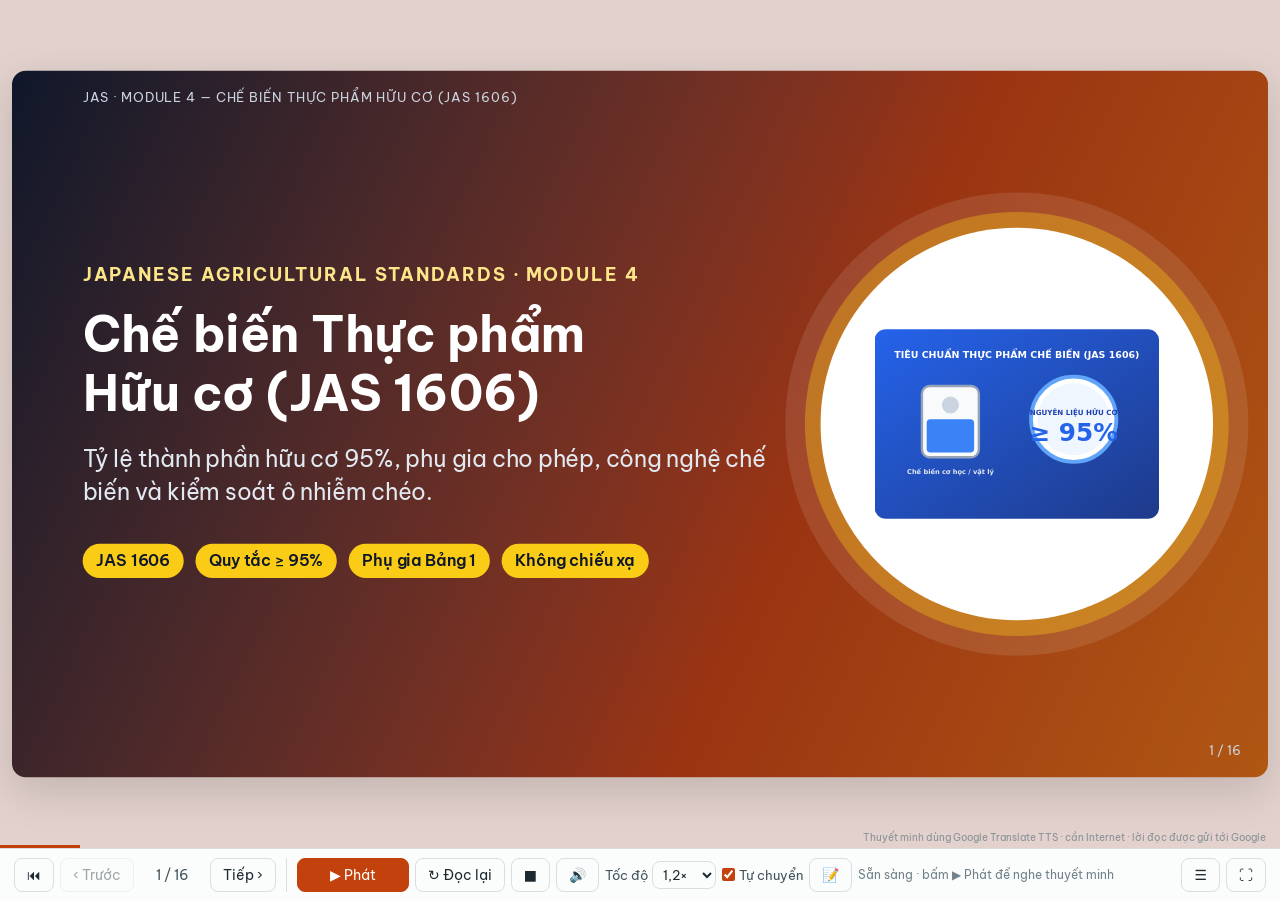
<file: slides/04-che-bien.html>
<!doctype html>
<html lang="vi">
<head>
<meta charset="utf-8">
<meta name="viewport" content="width=device-width, initial-scale=1">
<meta name="referrer" content="no-referrer">
<title>JAS 4 · Chế biến Thực phẩm Hữu cơ (JAS 1606)</title>
<link rel="icon" type="image/png" sizes="32x32" href="../icons/favicon-32.png">
<link rel="icon" type="image/png" sizes="48x48" href="../icons/favicon-48.png">
<link rel="apple-touch-icon" href="../icons/apple-touch-icon.png">
<link rel="manifest" href="../manifest.webmanifest">
<meta name="theme-color" content="#2563eb">
<link rel="preconnect" href="https://fonts.googleapis.com">
<link rel="preconnect" href="https://fonts.gstatic.com" crossorigin>
<link href="https://fonts.googleapis.com/css2?family=Be+Vietnam+Pro:ital,wght@0,400;0,600;0,700;0,800;1,400&display=swap" rel="stylesheet">
<link rel="stylesheet" href="deck.css">
</head>
<body class="m4" data-module="JAS · Module 4 — Chế biến Thực phẩm Hữu cơ (JAS 1606)">
<div class="deck">

  <!-- Slide 1: Bìa -->
  <section class="slide title">
    <div class="hero-art"><img src="art/04-che-bien.svg" alt="Chế biến thực phẩm hữu cơ"></div>
    <div class="eyebrow">Japanese Agricultural Standards · Module 4</div>
    <h1>Chế biến Thực phẩm Hữu cơ (JAS 1606)</h1>
    <div class="sub">Tỷ lệ thành phần hữu cơ 95%, phụ gia cho phép, công nghệ chế biến và kiểm soát ô nhiễm chéo.</div>
    <div class="meta"><span class="chip">JAS 1606</span><span class="chip">Quy tắc ≥ 95%</span><span class="chip">Phụ gia Bảng 1</span><span class="chip">Không chiếu xạ</span></div>
    <div class="say">Chào mừng bạn đến với Module 4. Chúng ta sẽ khám phá Tiêu chuẩn JAS 1606 dành cho thực phẩm chế biến hữu cơ. Đây là tiêu chuẩn quyết định chất lượng cho các sản phẩm như trà đóng gói, cà phê rang xay, nước ép, bột dinh dưỡng và thực phẩm đóng hộp xuất khẩu sang Nhật.</div>
  </section>

  <!-- Slide 2: Khái niệm thực phẩm chế biến hữu cơ -->
  <section class="slide has-art">
    <img class="corner-art" src="art/04-che-bien.svg" alt="">
    <h2>1. Thực Phẩm Chế Biến Hữu Cơ Là Gì?</h2>
    <div class="body">
      <div class="cards" style="--n:2">
        <div class="card">
          <h3>Định nghĩa theo JAS 1606</h3>
          <p>Là thực phẩm hoặc đồ uống được sản xuất qua các công đoạn chế biến vật lý hoặc sinh học từ <b>nguyên liệu nông nghiệp hữu cơ</b>, nhằm bảo toàn tối đa hương vị và giá trị tự nhiên.</p>
        </div>
        <div class="card">
          <h3>Nguyên tắc chế tạo tối giản</h3>
          <p>Hạn chế tối đa việc sử dụng phụ gia thực phẩm hoá học; không áp dụng các công nghệ làm biến tính sâu hoặc gây rủi ro gen.</p>
        </div>
      </div>
      <div class="statement">Mục tiêu của chế biến hữu cơ là phục vụ người tiêu dùng bằng sự chân thật và thuần khiết của nông sản — không phải bằng hương liệu và chất bảo quản nhân tạo.</div>
    </div>
    <div class="say">Thực phẩm chế biến hữu cơ theo JAS 1606 là sản phẩm được tạo ra từ nguyên liệu nông sản hữu cơ thông qua các phương pháp chế biến nhẹ nhàng, bảo toàn cấu trúc dinh dưỡng tự nhiên và hạn chế tối đa các can thiệp hoá chất tổng hợp.</div>
  </section>

  <!-- Slide 3: Quy tắc tỷ lệ 95% -->
  <section class="slide">
    <h2>2. Quy Tắc Vàng: Tỷ Lệ Hữu Cơ ≥ 95%</h2>
    <div class="body side">
      <div class="side-text">
        <div class="statement">Tối thiểu 95% thành phần nông nghiệp phải là hữu cơ<small>Để được mang danh hiệu "Thực phẩm Chế biến Hữu cơ" và gắn tem JAS.</small></div>
        <ul>
          <li><b>Loại trừ nước và muối:</b> Trong phép tính tỷ lệ %, khối lượng <b>nước bổ sung (added water)</b> và <b>muối ăn (salt)</b> được loại ra khỏi cả tử số và mẫu số.</li>
          <li><b>Thành phần phi hữu cơ (Tối đa 5%):</b> Chỉ được sử dụng khi thành phần đó không thể tìm mua được ở dạng hữu cơ thương mại và phải nằm trong danh mục chấp thuận.</li>
          <li><b>Nếu tỷ lệ &lt; 95%:</b> Không được dán logo JAS Hữu cơ lên bao bì chính của sản phẩm.</li>
        </ul>
      </div>
      <div class="side-art"><img src="art/04-che-bien.svg" alt=""></div>
    </div>
    <div class="say">Quy tắc vàng của JAS 1606 là tỷ lệ nguyên liệu hữu cơ phải đạt từ 95% trở lên. Đặc biệt lưu ý: nước và muối ăn được loại trừ hoàn toàn khi tính tỷ lệ phần trăm này.</div>
  </section>

  <!-- Slide 4: Công thức tính tỷ lệ thành phần hữu cơ -->
  <section class="slide has-art">
    <img class="corner-art" src="art/04-che-bien.svg" alt="">
    <h2>3. Công Thức Tính Tỷ Lệ Thành Phần Hữu Cơ</h2>
    <div class="body">
      <div class="formula">
        <span>Tỷ lệ hữu cơ (%)</span> <em>=</em> <span>Tổng khối lượng nguyên liệu hữu cơ</span> <em>÷</em> <span>(Tổng khối lượng nguyên liệu − Nước − Muối)</span> <em>×</em> <span>100</span>
      </div>
      <div class="cols">
        <div>
          <h3>Ví dụ: Trà thảo mộc đóng túi</h3>
          <ul>
            <li>Hoa cúc hữu cơ: 60 g</li>
            <li>Búp trà hữu cơ: 35 g</li>
            <li>Cam thảo thường (non-organic): 5 g</li>
            <li>Nước & muối: 0 g</li>
          </ul>
        </div>
        <div>
          <div class="callout">
            <h3>Kết quả tính toán:</h3>
            <p>Tỷ lệ hữu cơ = (60 + 35) / (60 + 35 + 5) = 95 / 100 = <b>95%</b></p>
            <p>$ightarrow$ <b>ĐẠT CHUẨN</b> dán nhãn JAS Thực phẩm chế biến hữu cơ.</p>
          </div>
        </div>
      </div>
    </div>
    <div class="say">Đây là công thức tính toán mà mọi nhân viên QA và người quản lý phân hạng phải nắm vững. Tổng khối lượng thành phần hữu cơ chia cho tổng khối lượng nguyên liệu sau khi đã trừ nước và muối, nhân với 100. Nếu kết quả từ 95% trở lên là đạt chuẩn.</div>
  </section>

  <!-- Slide 5: Các phương pháp chế biến được phép -->
  <section class="slide">
    <h2>4. Các Phương Pháp Chế Biến Được Phép</h2>
    <div class="body">
      <div class="cards" style="--n:3">
        <div class="card">
          <h3>Tác động cơ học & Vật lý</h3>
          <p>Nghiền, xay xát, ép dầu lạnh, sấy nhiệt, ly tâm, lọc màng, gia nhiệt thanh trùng (Pasteurization), đông lạnh sâu.</p>
        </div>
        <div class="card">
          <h3>Phương pháp sinh học</h3>
          <p>Lên men tự nhiên bằng nấm men, vi khuẩn lactic, ủ tương miso, làm giấm, ủ rượu từ chủng vi sinh vật Non-GMO.</p>
        </div>
        <div class="card">
          <h3>Trích ly dung môi tự nhiên</h3>
          <p>Chỉ được dùng nước sạch, cồn etylic sinh học hoặc carbon dioxide siêu tới hạn ($CO_2$); cấm hexane và dung môi hoá dầu.</p>
        </div>
      </div>
    </div>
    <div class="say">Về mặt kỹ thuật, chỉ các phương pháp chế biến vật lý như ép lạnh, sấy nhiệt, phương pháp lên men sinh học tự nhiên và trích ly bằng nước hoặc cồn mới được phép. Tuyệt đối cấm sử dụng dung môi hoá dầu như hexane để chiết dầu ăn.</div>
  </section>

  <!-- Slide 6: Hai đại kỵ trong chế biến hữu cơ -->
  <section class="slide has-art">
    <img class="corner-art" src="art/04-che-bien.svg" alt="">
    <h2>5. Hai Đại Kỵ: Chiếu Xạ & Biến Đổi Gen</h2>
    <div class="body">
      <div class="cards" style="--n:2">
        <div class="card bad">
          <div class="big">CẤM</div>
          <h3>Chiếu xạ bức xạ ion hoá (Ionizing Radiation)</h3>
          <p>Cấm tuyệt đối việc sử dụng tia X, tia Gamma hay chùm điện tử để diệt khuẩn, ức chế nảy mầm hoặc bảo quản thực phẩm hữu cơ.</p>
        </div>
        <div class="card bad">
          <div class="big">CẤM</div>
          <h3>Công nghệ biến đổi gen (GMO / Geo-engineering)</h3>
          <p>Không chứa bất kỳ thành phần, vi sinh vật lên men hoặc enzyme nào được sản xuất từ công nghệ biến đổi gen.</p>
        </div>
      </div>
      <div class="callout bad">Bất kỳ lô sản phẩm nào bị phát hiện đã qua chiếu xạ hoặc dương tính với GMO sẽ bị <b>thu hồi tức khắc</b> và xử phạt nghiêm khắc theo luật pháp Nhật Bản.</div>
    </div>
    <div class="say">Trong chế biến thực phẩm hữu cơ, chiếu xạ ion hoá và công nghệ biến đổi gen GMO là hai đại kỵ bị nghiêm cấm triệt để. Dù để diệt khuẩn hay chống mốc, chỉ cần sản phẩm có dấu vết chiếu xạ là sẽ bị loại bỏ ngay lập tức.</div>
  </section>

  <!-- Slide 7: Phụ gia thực phẩm cho phép (Bảng 1) -->
  <section class="slide">
    <h2>6. Bảng 1: Phụ Gia Thực Phẩm Được Phép</h2>
    <div class="body">
      <div class="cols">
        <div>
          <h3>Chất điều chỉnh độ chua & Bảo quản nhẹ</h3>
          <ul>
            <li><b>Axit Citric (INS 330):</b> Chiết xuất từ trái cây hoặc lên men tự nhiên.</li>
            <li><b>Axit Lactic (INS 270):</b> Lên men từ đường tự nhiên.</li>
            <li><b>Khí Nitơ ($N_2$) & Carbon Dioxide ($CO_2$):</b> Đóng gói bảo quản môi trường khí biến đổi (MAP).</li>
          </ul>
        </div>
        <div>
          <h3>Chất tạo đông, nhũ hoá tự nhiên</h3>
          <ul>
            <li><b>Lecithin (INS 322):</b> Nguồn gốc từ đậu nành hoặc trứng hữu cơ (chứng chỉ Non-GMO).</li>
            <li><b>Pectin (INS 440) & Agar (INS 406):</b> Chiết xuất từ vỏ cam quýt và rong biển tự nhiên.</li>
            <li><b>Natri Cacbonat & Canxi Clorua:</b> Nguồn khoáng tự nhiên, dùng trong làm đậu phụ hoặc điều vị.</li>
          </ul>
        </div>
      </div>
      <div class="callout small">Bảng 1 là danh mục dương tính: Chỉ dùng phụ gia khi thật sự cần thiết về mặt công nghệ và không thể thay thế bằng phương pháp vật lý.</div>
    </div>
    <div class="say">Bảng 1 của JAS 1606 quy định danh mục phụ gia thực phẩm cho phép. Tiêu biểu có axit citric tự nhiên, lecithin không biến đổi gen, pectin rong biển và các loại khí trơ nitơ để đóng gói. Không được dùng bất kỳ phụ gia nào ngoài danh mục này.</div>
  </section>

  <!-- Slide 8: Chất hỗ trợ chế biến (Bảng 2) -->
  <section class="slide has-art">
    <img class="corner-art" src="art/04-che-bien.svg" alt="">
    <h2>7. Bảng 2: Chất Hỗ Trợ Chế Biến (Processing Aids)</h2>
    <div class="body side">
      <div class="side-text">
        <div class="statement">Chất hỗ trợ chế biến phải được tách bỏ khỏi thành phẩm cuối cùng<small>Chỉ có mặt tạm thời trong quá trình sản xuất để phục vụ lọc, lắng hoặc khử màu.</small></div>
        <ul>
          <li><b>Than hoạt tính tự nhiên (Activated carbon):</b> Dùng để lọc màu, hấp phụ mùi lạ; phải lọc sạch hoàn toàn sau chế biến.</li>
          <li><b>Đất sét bentonite & Bột trợ lọc diatomite:</b> Làm trong nước ép hoa quả, rượu vang hữu cơ.</li>
          <li><b>Enzyme tự nhiên:</b> Enzyme pectinase, amylase có nguồn gốc từ vi sinh vật truyền thống không biến đổi gen.</li>
          <li><b>Khí Argon & Nito:</b> Dùng để sục đuổi oxy hoà tan trong dầu ăn.</li>
        </ul>
      </div>
      <div class="side-art"><img src="art/04-che-bien.svg" alt=""></div>
    </div>
    <div class="say">Chất hỗ trợ chế biến ở Bảng 2 gồm có than hoạt tính, đất sét lọc bentonite và enzyme tự nhiên. Các chất này chỉ đóng vai trò hỗ trợ quá trình lọc trong và phải được loại bỏ triệt để, không còn tồn dư trong thành phẩm cuối cùng đến tay người tiêu dùng.</div>
  </section>

  <!-- Slide 9: Kiểm soát ô nhiễm chéo trên dây chuyền -->
  <section class="slide">
    <h2>8. Ngăn Ngừa Ô Nhiễm Chéo Trên Dây Chuyền</h2>
    <div class="body">
      <div class="flow" style="--n:4">
        <div><b>Cách ly thời gian</b>Tách biệt lịch sản xuất: chạy lô hàng hữu cơ vào đầu ngày sau khi dây chuyền đã tổng vệ sinh.</div>
        <div><b>Vệ sinh nghiêm ngặt</b>Thực hiện quy trình làm sạch CIP (Clean-in-Place) và kiểm tra tàn dư chất tẩy rửa bằng giấy quỳ/ATP.</div>
        <div><b>Mẻ xả đầu (Purge batch)</b>Xả một mẻ nguyên liệu hữu cơ đầu tiên chạy qua máy để cuốn trôi vết sót; <b>mẻ này phải hạ cấp thành hàng thường</b>.</div>
        <div><b>Kẹp chì niêm phong</b>Dán tem nhận diện rõ ràng trên bồn chứa, van xả, đường ống đang vận hành sản phẩm hữu cơ.</div>
      </div>
      <div class="statement">Một hạt bụi hoặc một giọt nguyên liệu phi hữu cơ rơi vào mẻ hàng cũng có thể làm huỷ hoại tính toàn vẹn của cả lô sản phẩm.</div>
    </div>
    <div class="say">Để ngăn ngừa ô nhiễm chéo khi dùng chung dây chuyền sản xuất, cơ sở phải chia ca sản xuất, thực hiện vệ sinh sạch sẽ, và bắt buộc chạy một mẻ xả đầu tiên để làm sạch đường ống. Mẻ xả đầu này không được phép dán mác hữu cơ.</div>
  </section>

  <!-- Slide 10: Quy trình làm sạch và hoá chất tẩy rửa -->
  <section class="slide has-art">
    <img class="corner-art" src="art/04-che-bien.svg" alt="">
    <h2>9. Vệ Sinh Nhà Xưởng & Hoá Chất Tẩy Rửa</h2>
    <div class="body">
      <div class="cols">
        <div>
          <h3>Hoá chất tẩy rửa được chấp nhận</h3>
          <ul>
            <li>Nước nóng, hơi nước áp suất cao (phương pháp vật lý ưu tiên số 1).</li>
            <li>Xút ăn da (NaOH) và Axit Nitric dùng trong chu trình CIP tuần hoàn.</li>
            <li>Cồn thực phẩm (Ethanol 70%) xịt sát trùng bề mặt bàn thao tác.</li>
            <li>Axit Peracetic ($CH_3COOOH$) sát khuẩn nhanh, tự phân hủy thành giấm và oxy.</li>
          </ul>
        </div>
        <div>
          <div class="callout warn">
            <h3>Nguyên tắc rửa tráng (Rinsing)</h3>
            <p>Sau khi dùng bất kỳ hoá chất tẩy rửa nào, bắt buộc phải tráng lại bằng nước sạch tinh khiết cho đến khi độ pH về trung tính ($pH pprox 7$).</p>
            <p><b>Không để lại bất kỳ vệt hoá chất</b> nào tiếp xúc trực tiếp với nguyên liệu hữu cơ.</p>
          </div>
        </div>
      </div>
    </div>
    <div class="say">Đối với hoá chất tẩy rửa thiết bị, ưu tiên hàng đầu là nhiệt và nước nóng. Khi sử dụng xút hoặc cồn, phải có quy trình tráng nước sạch kiểm tra độ pH trung tính để đảm bảo không còn dư lượng chất tẩy rửa ngấm vào thực phẩm.</div>
  </section>

  <!-- Slide 11: Kiểm soát côn trùng dịch hại nhà xưởng -->
  <section class="slide">
    <h2>10. Kiểm Soát Côn Trùng & Dịch Hại Nhà Xưởng</h2>
    <div class="body">
      <div class="cards" style="--n:3">
        <div class="card">
          <h3>Hàng rào vật lý</h3>
          <p>Cửa lưới chống côn trùng, rèm nhựa PVC ngăn gió, đèn bắt muỗi ánh sáng xanh, quạt cắt gió tại các cửa ra vào nhà xưởng.</p>
        </div>
        <div class="card">
          <h3>Bẫy cơ học & Bả dính</h3>
          <p>Hộp bẫy chuột cơ học, bẫy dính pheromone dọc chân tường; đánh số thứ tự trên sơ đồ mặt bằng và kiểm tra hàng ngày.</p>
        </div>
        <div class="card bad">
          <h3>Cấm phun hoá chất trong xưởng</h3>
          <p>Tuyệt đối cấm phun xịt thuốc diệt ruồi muỗi, xông hơi hoá chất trực tiếp trong khu vực đang chế biến hoặc lưu trữ hàng hữu cơ.</p>
        </div>
      </div>
    </div>
    <div class="say">Trong nhà máy chế biến hữu cơ, kiểm soát dịch hại hoàn toàn dựa vào hàng rào ngăn chặn vật lý, quạt chắn gió và bẫy dính cơ học. Nghiêm cấm phun xịt thuốc trừ sâu muỗi hoá học bên trong không gian sản xuất.</div>
  </section>

  <!-- Slide 12: Trường hợp xử lý khẩn cấp dịch hại -->
  <section class="slide has-art">
    <img class="corner-art" src="art/04-che-bien.svg" alt="">
    <h2>11. Xử Lý Khẩn Cấp Dịch Hại Nhà Xưởng</h2>
    <div class="body side">
      <div class="side-text">
        <h3>Nếu buộc phải dùng hoá chất diệt côn trùng:</h3>
        <ol>
          <li><b>Di dời hoặc bọc kín:</b> Chuyển toàn bộ nguyên liệu, bán thành phẩm và bao bì hữu cơ ra khỏi khu vực xử lý.</li>
          <li><b>Phun ngoài giờ:</b> Chỉ thực hiện vào cuối tuần hoặc khi nhà máy dừng hoạt động hoàn toàn.</li>
          <li><b>Cách ly thời gian:</b> Tuân thủ thời gian cách ly tối thiểu theo quy định của nhà sản xuất thuốc.</li>
          <li><b>Tổng vệ sinh tráng rửa:</b> Tẩy rửa, lau chùi toàn bộ bề mặt tiếp xúc thực phẩm trước khi bắt đầu lại mẻ sản xuất mới.</li>
          <li><b>Lập biên bản báo cáo:</b> Ghi rõ loại thuốc, liều lượng và gửi báo cáo cho Tổ chức chứng nhận (CB).</li>
        </ol>
      </div>
      <div class="side-art"><img src="art/04-che-bien.svg" alt=""></div>
    </div>
    <div class="say">Trường hợp bất khả kháng phải phun thuốc diệt dịch hại trong nhà xưởng, toàn bộ hàng hoá hữu cơ phải được chuyển đi nơi khác hoặc che chắn kín mít, thực hiện ngoài giờ sản xuất, tổng vệ sinh triệt để và lập biên bản báo cáo chi tiết cho Tổ chức chứng nhận.</div>
  </section>

  <!-- Slide 13: Bao bì và vật liệu đóng gói -->
  <section class="slide">
    <h2>12. Yêu Cầu Về Bao Bì Đóng Gói Thực Phẩm</h2>
    <div class="body">
      <div class="cards" style="--n:3">
        <div class="card">
          <h3>An toàn thực phẩm (Food Grade)</h3>
          <p>Bao bì màng nhôm, túi PE, hũ thuỷ tinh phải đạt tiêu chuẩn tiếp xúc thực phẩm, không thôi nhiễm chất độc hại hay kim loại nặng.</p>
        </div>
        <div class="card warn">
          <h3>Không xử lý hoá chất bảo quản</h3>
          <p>Thùng carton, pallet gỗ không được xông thuốc chống mốc hoá học hoặc chất khử trùng thuộc danh mục cấm.</p>
        </div>
        <div class="card">
          <h3>Bao bì thân thiện môi trường</h3>
          <p>Khuyến khích sử dụng vật liệu có thể tái chế, giấy kraft tự nhiên hoặc nhựa sinh học tự phân hủy.</p>
        </div>
      </div>
    </div>
    <div class="say">Bao bì chứa đựng thực phẩm hữu cơ phải là loại chuyên dụng cho thực phẩm, không thôi nhiễm hoá chất độc hại, và pallet gỗ kê hàng không được hun trùng bằng các hoá chất bị cấm như Methyl Bromide.</div>
  </section>

  <!-- Slide 14: Quản lý kho nguyên liệu và thành phẩm -->
  <section class="slide has-art">
    <img class="corner-art" src="art/04-che-bien.svg" alt="">
    <h2>13. Quản Lý Kho Bãi & Nhận Diện Trực Quan</h2>
    <div class="body">
      <div class="cols">
        <div>
          <h3>Phân khu riêng biệt trong kho</h3>
          <ul>
            <li>Vạch sơn kẻ sàn màu xanh riêng cho khu vực "HÀNG HỮU CƠ JAS".</li>
            <li>Khoảng cách tối thiểu giữa kệ hàng hữu cơ và kệ hàng thông thường.</li>
            <li>Không xếp chung trên cùng một pallet hoặc để lẫn lộn trong cùng một giá kệ.</li>
          </ul>
        </div>
        <div>
          <h3>Bảng biển nhận diện trực quan</h3>
          <ul>
            <li>Thẻ kho ghi rõ: <b>TÊN SẢN PHẨM HỮU CƠ - MÃ LÔ - NGÀY NHẬP</b>.</li>
            <li>Màu sắc nhãn nhận diện đồng bộ (VD: Thẻ màu xanh lá cho hàng hữu cơ, màu vàng cho hàng thường).</li>
            <li>Cập nhật phần mềm ERP/WMS tách biệt mã SKU hữu cơ.</li>
          </ul>
        </div>
      </div>
    </div>
    <div class="say">Trong kho bãi, hàng hữu cơ phải được quy hoạch khu vực riêng biệt có vạch kẻ sàn rõ ràng, thẻ kho gắn liền với từng lô hàng và mã hoá SKU riêng trên hệ thống quản lý kho ERP để tránh nhầm lẫn xuất kho.</div>
  </section>

  <!-- Slide 15: Kiểm tra thẩm tra lô sản phẩm chế biến -->
  <section class="slide">
    <h2>14. Thẩm Tra Trước Khi Cho Phép Đóng Gói JAS</h2>
    <div class="body">
      <div class="flow" style="--n:4">
        <div><b>1. Kiểm tra đầu vào</b>Chứng chỉ hữu cơ của từng lô nguyên liệu (chè búp, hoa quả...) còn hiệu lực.</div>
        <div><b>2. Kiểm tra định lượng</b>Bảng cân mẻ BOM (Bill of Materials) chứng minh tỷ lệ thành phần hữu cơ $\ge 95\%$.</div>
        <div><b>3. Kiểm tra nhật ký CIP</b>Xác nhận dây chuyền đã hoàn thành chu trình tẩy rửa và mẻ xả đầu trước khi chạy.</div>
        <div><b>4. Ký duyệt xuất xưởng</b>Người quản lý phân hạng ký biên bản kiểm định trước khi tem JAS được dán lên thành phẩm.</div>
      </div>
    </div>
    <div class="say">Bốn bước thẩm tra trước khi đóng gói tem JAS: kiểm tra hiệu lực chứng chỉ của nguyên liệu đầu vào, đối chiếu công thức mẻ trộn đạt từ 95% hữu cơ trở lên, kiểm tra nhật ký làm sạch đường ống, và ký phê duyệt phân hạng chính thức.</div>
  </section>

  <!-- Slide 16: Tóm tắt Module 4 -->
  <section class="slide">
    <h2>Tóm Tắt Cần Nhớ · Module 4</h2>
    <div class="body">
      <div class="cards" style="--n:3">
        <div class="card">
          <div class="big">≥ 95%</div>
          <p>Tỷ lệ nguyên liệu hữu cơ (sau khi trừ nước và muối) để đạt chuẩn thực phẩm chế biến hữu cơ.</p>
        </div>
        <div class="card">
          <div class="big">Không chiếu xạ</div>
          <p>Tuyệt đối cấm chiếu xạ ion hoá và công nghệ biến đổi gen GMO trong mọi công đoạn chế biến.</p>
        </div>
        <div class="card">
          <div class="big">Xả đầu Purge</div>
          <p>Dây chuyền dùng chung bắt buộc phải vệ sinh sạch và chạy mẻ xả đầu hạ cấp để bảo vệ lô hàng hữu cơ.</p>
        </div>
      </div>
      <div class="statement">Chế biến hữu cơ là sự kết hợp giữa kỹ thuật tối giản và kỷ luật vận hành tuyệt đối nhằm giữ trọn giá trị tự nhiên.</div>
    </div>
    <div class="say">Tổng kết Module 4: hãy ghi nhớ tỷ lệ 95% sau khi trừ nước và muối, tuyệt đối không chiếu xạ và không biến đổi gen, cùng quy tắc xả đầu bảo vệ dây chuyền. Trong Module 5, chúng ta sẽ tìm hiểu quy định pháp lý về Ghi nhãn và Sử dụng biểu trưng JAS!</div>
  </section>


</div>
<script src="deck.js"></script>
</body>
</html>
</file>
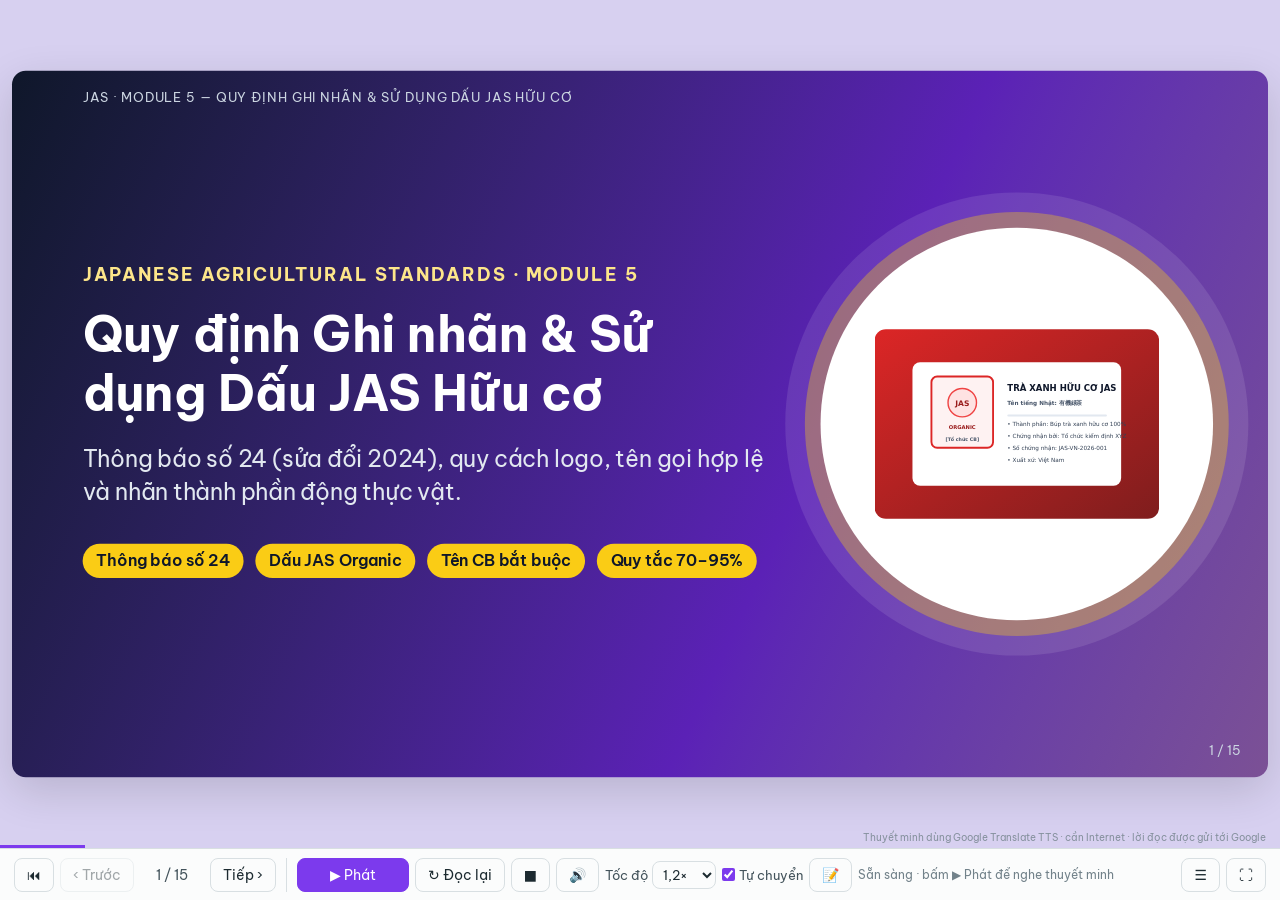
<file: slides/05-ghi-nhan.html>
<!doctype html>
<html lang="vi">
<head>
<meta charset="utf-8">
<meta name="viewport" content="width=device-width, initial-scale=1">
<meta name="referrer" content="no-referrer">
<title>JAS 5 · Quy định Ghi nhãn & Sử dụng Dấu JAS Hữu cơ</title>
<link rel="icon" type="image/png" sizes="32x32" href="../icons/favicon-32.png">
<link rel="icon" type="image/png" sizes="48x48" href="../icons/favicon-48.png">
<link rel="apple-touch-icon" href="../icons/apple-touch-icon.png">
<link rel="manifest" href="../manifest.webmanifest">
<meta name="theme-color" content="#dc2626">
<link rel="preconnect" href="https://fonts.googleapis.com">
<link rel="preconnect" href="https://fonts.gstatic.com" crossorigin>
<link href="https://fonts.googleapis.com/css2?family=Be+Vietnam+Pro:ital,wght@0,400;0,600;0,700;0,800;1,400&display=swap" rel="stylesheet">
<link rel="stylesheet" href="deck.css">
</head>
<body class="m5" data-module="JAS · Module 5 — Quy định Ghi nhãn & Sử dụng Dấu JAS Hữu cơ">
<div class="deck">

  <!-- Slide 1: Bìa -->
  <section class="slide title">
    <div class="hero-art"><img src="art/05-ghi-nhan.svg" alt="Ghi nhãn và Dấu JAS Hữu cơ"></div>
    <div class="eyebrow">Japanese Agricultural Standards · Module 5</div>
    <h1>Quy định Ghi nhãn & Sử dụng Dấu JAS Hữu cơ</h1>
    <div class="sub">Thông báo số 24 (sửa đổi 2024), quy cách logo, tên gọi hợp lệ và nhãn thành phần động thực vật.</div>
    <div class="meta"><span class="chip">Thông báo số 24</span><span class="chip">Dấu JAS Organic</span><span class="chip">Tên CB bắt buộc</span><span class="chip">Quy tắc 70–95%</span></div>
    <div class="say">Chào mừng bạn đến với Module 5. Trong module này, chúng ta sẽ nghiên cứu các quy định pháp lý nghiêm ngặt về ghi nhãn sản phẩm hữu cơ theo Thông báo số 24 cập nhật năm 2024 của MAFF, quy cách in ấn biểu trưng JAS, và cách thể hiện thành phần nguyên liệu đúng chuẩn thị trường Nhật Bản.</div>
  </section>

  <!-- Slide 2: Khung pháp lý Thông báo số 24 -->
  <section class="slide has-art">
    <img class="corner-art" src="art/05-ghi-nhan.svg" alt="">
    <h2>1. Khung Pháp Lý Ghi Nhãn JAS Hữu Cơ</h2>
    <div class="body">
      <div class="cards" style="--n:2">
        <div class="card">
          <h3>Thông báo số 24 của MAFF</h3>
          <p>Quy định định dạng và phương pháp ghi nhãn phân hạng (<i>Grade Labeling Format & Methods</i>) cho toàn bộ nông sản thực vật, thức ăn chăn nuôi, động vật và thực phẩm chế biến.</p>
        </div>
        <div class="card warn">
          <h3>Điểm sửa đổi cập nhật 2024</h3>
          <p>Chuẩn hoá các hướng dẫn về ghi nhãn đối với sản phẩm chứa thành phần động vật hữu cơ, bổ sung tính minh bạch cho chuỗi cung ứng thực phẩm nhập khẩu.</p>
        </div>
      </div>
      <div class="callout">
        <strong>Nguyên tắc bảo vệ người tiêu dùng:</strong> Mọi từ ngữ mang tính chất "hữu cơ" trên bao bì đều phải được bảo chứng bằng dấu chứng nhận JAS chính thống.
      </div>
    </div>
    <div class="say">Thông báo số 24 do MAFF ban hành là văn bản pháp lý cao nhất quy định chi tiết về cách thể hiện con dấu, tên sản phẩm và bảng thành phần trên bao bì. Bản sửa đổi năm 2024 đã bổ sung các hướng dẫn rõ ràng hơn về thành phần có nguồn gốc động vật.</div>
  </section>

  <!-- Slide 3: Cấu tạo con dấu JAS Hữu cơ -->
  <section class="slide">
    <h2>2. Quy Cách Biểu Trưng Dấu JAS Hữu Cơ</h2>
    <div class="body side">
      <div class="side-text">
        <div class="statement">Ba yếu tố cấu thành không thể tách rời<small>Thiếu bất kỳ yếu tố nào, con dấu sẽ bị coi là vô giá trị pháp lý.</small></div>
        <ul>
          <li><b>Khung tròn kép:</b> Hai vòng tròn đồng tâm bao bọc biểu tượng bên trong.</li>
          <li><b>Hình chiếc lá mầm & chữ JAS:</b> Biểu tượng chiếc lá xanh vươn lên cách điệu bên cạnh dòng chữ in hoa "JAS".</li>
          <li><b>Tên Tổ chức Chứng nhận (CB Name):</b> Bắt buộc phải in chữ rõ ràng ngay bên dưới hoặc ngay sát cạnh biểu trưng (VD: <i>Tên Tổ chức Chứng nhận XYZ</i>).</li>
        </ul>
      </div>
      <div class="side-art"><img src="art/05-ghi-nhan.svg" alt=""></div>
    </div>
    <div class="say">Biểu trưng JAS Hữu cơ có cấu tạo gồm ba phần bắt buộc: khung tròn kép, hình lá mầm bên cạnh chữ JAS, và dòng chữ ghi tên Tổ chức Chứng nhận đã đánh giá cơ sở. Không được phép in logo JAS mà quên ghi tên của tổ chức chứng nhận.</div>
  </section>

  <!-- Slide 4: Kích thước và màu sắc con dấu -->
  <section class="slide has-art">
    <img class="corner-art" src="art/05-ghi-nhan.svg" alt="">
    <h2>3. Kích Thước & Màu Sắc Con Dấu JAS</h2>
    <div class="body">
      <div class="cols">
        <div>
          <h3>Kích thước tối thiểu</h3>
          <ul>
            <li>Đường kính vòng tròn ngoài tối thiểu <b>5 mm</b> trên bao bì bán lẻ nhỏ.</li>
            <li>Đối với thùng carton hoặc kiện hàng vận chuyển lớn: tối thiểu <b>20 mm</b> để dễ dàng nhận diện từ xa.</li>
            <li>Tỷ lệ đường nét hình học phải giữ nguyên vẹn, không kéo dãn hay bóp méo hình dạng.</li>
          </ul>
        </div>
        <div>
          <h3>Màu sắc được phép</h3>
          <ul>
            <li><b>Màu đơn sắc:</b> Có thể in màu đen, màu xanh lá cây hoặc màu nâu tương phản rõ nét với nền bao bì.</li>
            <li><b>Độ tương phản cao:</b> Tuyệt đối không in màu chìm, màu bóng mờ gây khó đọc cho người tiêu dùng hoặc máy quét mã.</li>
          </ul>
        </div>
      </div>
    </div>
    <div class="say">Kích thước con dấu tối thiểu là 5 milimet trên gói nhỏ và 20 milimet trên thùng carton lớn. Màu sắc phải tương phản rõ nét, không dùng các hiệu ứng mờ nhạt làm che khuất các chi tiết của con dấu.</div>
  </section>

  <!-- Slide 5: Quy tắc đặt tên sản phẩm -->
  <section class="slide">
    <h2>4. Quy Tắc Đặt Tên Sản Phẩm (Product Name)</h2>
    <div class="body">
      <div class="cards" style="--n:2">
        <div class="card">
          <h3>Các cụm từ tiếng Nhật hợp lệ</h3>
          <ul>
            <li><b>有機農産物</b> (Nông sản hữu cơ)</li>
            <li><b>有機栽培...</b> (Canh tác hữu cơ...)</li>
            <li><b>有機...加工食品</b> (Thực phẩm chế biến hữu cơ...)</li>
            <li><b>オーガニック...</b> (Organic...)</li>
          </ul>
        </div>
        <div class="card bad">
          <h3>Các từ ngữ BỊ CẤM nếu không có JAS</h3>
          <ul>
            <li>Cấm tự xưng: <i>"Thuần tự nhiên"</i> (Natural), <i>"Không hoá chất"</i> (Chemical-free).</li>
            <li>Cấm dùng từ <i>"Sinh thái"</i> (Eco-friendly) để ngầm ám chỉ chất lượng hữu cơ nếu sản phẩm chưa được chứng nhận JAS.</li>
          </ul>
        </div>
      </div>
      <div class="statement">Tại Nhật, chữ "Hữu cơ" (有機) là danh hiệu pháp lý được bảo hộ nghiêm ngặt — không phải là một tính từ tiếp thị tuỳ tiện.</div>
    </div>
    <div class="say">Về tên gọi, sản phẩm đạt chuẩn được dùng các cụm từ tiếng Nhật như Yuuki Sousanbutsu hoặc Organic. Luật pháp Nhật cấm tuyệt đối việc sử dụng các từ mập mờ như thuần tự nhiên hay không hoá chất để đánh lừa người mua nếu chưa có chứng chỉ JAS.</div>
  </section>

  <!-- Slide 6: Bảng thành phần nguyên liệu -->
  <section class="slide has-art">
    <img class="corner-art" src="art/05-ghi-nhan.svg" alt="">
    <h2>5. Ghi Nhãn Thành Phần Nguyên Liệu (Ingredients)</h2>
    <div class="body side">
      <div class="side-text">
        <h3>Quy cách ghi trên nhãn phụ / bảng thành phần:</h3>
        <ul>
          <li><b>Ghi chữ "Hữu cơ" trước nguyên liệu:</b> Mỗi thành phần đạt chuẩn hữu cơ phải có chữ "Hữu cơ" (hoặc 有機) đứng ngay phía trước tên thành phần.</li>
          <li><b>Ví dụ chuẩn mực:</b>
            <div class="callout small">
              <b>Nguyên liệu:</b> Trà xanh hữu cơ (Việt Nam), hoa nhài hữu cơ, hương hoa nhài tự nhiên.<br>
              <i>(Tiếng Nhật: 原材料名: 有機緑茶, 有機ジャスミン...)</i>
            </div>
          </li>
          <li><b>Thành phần phi hữu cơ (dưới 5%):</b> Ghi tên thông thường, không được thêm chữ hữu cơ.</li>
        </ul>
      </div>
      <div class="side-art"><img src="art/05-ghi-nhan.svg" alt=""></div>
    </div>
    <div class="say">Trong bảng thành phần nguyên liệu, mọi nguyên liệu đạt chuẩn hữu cơ đều phải ghi chữ hữu cơ ngay trước tên thành phần đó. Các thành phần phi hữu cơ chiếm dưới 5% chỉ được ghi tên bình thường, không được phép gán mác hữu cơ.</div>
  </section>

  <!-- Slide 7: Nhãn thành phần có nguồn gốc động vật -->
  <section class="slide">
    <h2>6. Nhãn Hữu Cơ Cho Thành Phần Nguồn Gốc Động Vật</h2>
    <div class="body">
      <div class="cards" style="--n:2">
        <div class="card">
          <h3>Quy định tại Thông báo bổ sung</h3>
          <p>Áp dụng khi thực phẩm chế biến chứa các thành phần động vật hữu cơ như: sữa tươi hữu cơ, trứng hữu cơ, mật ong hữu cơ...</p>
        </div>
        <div class="card warn">
          <h3>Yêu cầu truy xuất nguồn gốc</h3>
          <p>Cơ sở chăn nuôi cung cấp nguyên liệu động vật phải đạt chứng nhận <b>JAS 1608 (Chăn nuôi hữu cơ)</b> hoặc tiêu chuẩn tương đương được công nhận.</p>
        </div>
      </div>
      <div class="callout">
        <strong>Cách thể hiện nhãn:</strong> Ghi rõ "Sữa bò hữu cơ" (有機生乳), "Trứng gà hữu cơ" (有機鶏卵) trong bảng thành phần. Nếu sản phẩm hỗn hợp đạt tổng $\ge 95\%$ thì được mang nhãn Organic JAS toàn phần.
      </div>
    </div>
    <div class="say">Đối với các sản phẩm có thành phần động vật như sữa hay trứng gà, các thành phần này phải xuất phát từ trang trại chăn nuôi đạt chứng nhận JAS 1608. Trên nhãn ghi rõ sữa bò hữu cơ hoặc trứng gà hữu cơ để người tiêu dùng dễ dàng phân biệt.</div>
  </section>

  <!-- Slide 8: Trường hợp tỷ lệ hữu cơ từ 70% đến dưới 95% -->
  <section class="slide has-art">
    <img class="corner-art" src="art/05-ghi-nhan.svg" alt="">
    <h2>7. Sản Phẩm Có Tỷ Lệ Hữu Cơ Từ 70% Đến &lt; 95%</h2>
    <div class="body">
      <div class="cards" style="--n:2">
        <div class="card bad">
          <div class="big">CẤM DÁN TEM</div>
          <h3>Không được dán Dấu JAS Hữu cơ</h3>
          <p>Tuyệt đối <b>KHÔNG được in hoặc dán biểu trưng Dấu JAS Hữu cơ</b> lên bất kỳ vị trí nào trên bao bì của sản phẩm nếu tỷ lệ hữu cơ &lt; 95%.</p>
        </div>
        <div class="card">
          <div class="big">ĐƯỢC GHI TỶ LỆ</div>
          <h3>Được ghi trong thành phần cụ thể</h3>
          <p>Được phép ghi tỷ lệ phần trăm cụ thể tại khu vực thành phần hoặc mặt sau (VD: <i>"Sản phẩm chứa 80% nguyên liệu hữu cơ"</i> hoặc <i>"Trà xanh hữu cơ 80%"</i>).</p>
        </div>
      </div>
    </div>
    <div class="say">Một điểm rất quan trọng: nếu sản phẩm có tỷ lệ thành phần hữu cơ từ 70% đến dưới 95%, tuyệt đối không được dán logo JAS lên mặt trước bao bì. Nhà sản xuất chỉ được phép ghi dòng chữ giải thích tỷ lệ phần trăm hữu cơ ở mặt sau trong bảng thành phần.</div>
  </section>

  <!-- Slide 9: Trường hợp tỷ lệ hữu cơ dưới 70% -->
  <section class="slide">
    <h2>8. Sản Phẩm Có Tỷ Lệ Hữu Cơ Dưới 70%</h2>
    <div class="body side">
      <div class="side-text">
        <div class="statement">Chỉ được ghi chữ hữu cơ trong ngoặc đơn bên cạnh thành phần<small>Nghiêm cấm mọi hình thức quảng cáo gây hiểu lầm là sản phẩm hữu cơ toàn phần.</small></div>
        <ul>
          <li><b>Không được đặt tên "Sản phẩm hữu cơ":</b> Tên chính của sản phẩm chỉ được đặt theo tên thương mại thông thường (VD: "Bánh quy mè").</li>
          <li><b>Chỉ ghi nhận tại bảng thành phần:</b>
            <div class="callout small">
              Thành phần: Bột mì, đường, mè hữu cơ (15%), bơ, muối.<br>
              <i>Chỉ được ghi chữ hữu cơ cho riêng thành phần mè, không được ghi cho bánh quy.</i>
            </div>
          </li>
          <li><b>Cấm dán dấu JAS:</b> Mọi vi phạm in ấn logo JAS ở nhóm này đều bị quy vào tội gian lận thương mại nghiêm trọng.</li>
        </ul>
      </div>
      <div class="side-art"><img src="art/05-ghi-nhan.svg" alt=""></div>
    </div>
    <div class="say">Khi tỷ lệ hữu cơ dưới 70%, từ hữu cơ chỉ được phép xuất hiện duy nhất một lần bên cạnh đúng tên nguyên liệu đó trong danh sách thành phần. Không được đưa chữ hữu cơ lên tên gọi hay tiêu đề bao bì sản phẩm.</div>
  </section>

  <!-- Slide 10: Nhãn thùng carton và vận chuyển xuất khẩu -->
  <section class="slide has-art">
    <img class="corner-art" src="art/05-ghi-nhan.svg" alt="">
    <h2>9. Ghi Nhãn Thùng Vận Chuyển (Outer Box)</h2>
    <div class="body">
      <div class="cols">
        <div>
          <h3>Thông tin bắt buộc trên thùng carton</h3>
          <ul>
            <li><b>Biểu trưng JAS Hữu cơ:</b> Kích thước lớn $\ge 20	ext{ mm}$, in rõ nét ở ít nhất 2 mặt bên của thùng.</li>
            <li><b>Tên Tổ chức Chứng nhận (CB):</b> In rõ ngay dưới logo.</li>
            <li><b>Mã số chứng nhận của cơ sở:</b> VD: <i>Cert No: ABC-2026-JP</i>.</li>
            <li><b>Số hiệu lô hàng (Batch/Lot No):</b> Để phục vụ truy xuất nguồn gốc khi bốc dỡ tại cảng Nhật Bản.</li>
          </ul>
        </div>
        <div>
          <div class="callout">
            <h3>Tránh hư hỏng nhãn mác trong vận chuyển</h3>
            <p>Sử dụng mực in chống thấm nước hoặc dán decal cán màng bảo vệ, tránh bị nhòe mờ do độ ẩm trong container lạnh đường biển.</p>
          </div>
        </div>
      </div>
    </div>
    <div class="say">Đối với thùng hàng carton xuất khẩu, con dấu JAS phải có đường kính từ 20 milimet trở lên, kèm tên tổ chức chứng nhận, mã số chứng chỉ và mã lô hàng. Mực in phải chống thấm nước để chịu được hành trình vận chuyển dài ngày trên biển.</div>
  </section>

  <!-- Slide 11: Ngôn ngữ ghi nhãn và nhãn phụ -->
  <section class="slide">
    <h2>10. Ngôn Ngữ Ghi Nhãn & Nhãn Phụ Xuất Khẩu</h2>
    <div class="body">
      <div class="cards" style="--n:3">
        <div class="card">
          <h3>Bao bì in sẵn bằng tiếng Nhật</h3>
          <p>Doanh nghiệp Việt Nam thiết kế bao bì in sẵn chữ Nhật Bản theo ma-két được nhà nhập khẩu và tổ chức chứng nhận duyệt trước.</p>
        </div>
        <div class="card">
          <h3>Dán nhãn phụ tiếng Nhật</h3>
          <p>Nếu dùng bao bì song ngữ Anh - Việt, nhà nhập khẩu tại Nhật sẽ dán nhãn phụ tiếng Nhật đè lên khu vực chỉ định trước khi phân phối.</p>
        </div>
        <div class="card warn">
          <h3>Độ chính xác thuật ngữ</h3>
          <p>Chính tả tiếng Nhật (Kanji/Katakana) phải chuẩn xác 100%; bất kỳ lỗi sai ký tự nào cũng có thể khiến hải quan giữ hàng.</p>
        </div>
      </div>
    </div>
    <div class="say">Hàng hoá xuất khẩu có thể in sẵn bao bì tiếng Nhật hoặc dán nhãn phụ tiếng Nhật tại cảng nhập. Điều cốt yếu là câu chữ tiếng Nhật phải chuẩn xác tuyệt đối, tránh dịch sai ngữ nghĩa làm sai lệch bản chất hữu cơ.</div>
  </section>

  <!-- Slide 12: Quy trình thẩm định nhãn với Tổ chức Chứng nhận -->
  <section class="slide has-art">
    <img class="corner-art" src="art/05-ghi-nhan.svg" alt="">
    <h2>11. Quy Trình Thẩm Định Nhãn (Label Approval)</h2>
    <div class="body">
      <div class="flow" style="--n:4">
        <div><b>1. Thiết kế ma-két</b>Phòng thiết kế hoàn thiện file bao bì thể hiện đầy đủ logo JAS, tên CB, bảng thành phần.</div>
        <div><b>2. Kiểm tra nội bộ</b>Người quản lý phân hạng (Grading Manager) kiểm tra chéo các yêu cầu kỹ thuật của Thông báo số 24.</div>
        <div><b>3. Gửi thẩm định CB</b>Gửi file thiết kế gốc (.PDF / .AI) tới Tổ chức Chứng nhận trước khi in ấn đại trà.</div>
        <div><b>4. Nhận thư phê duyệt</b>Chỉ tiến hành in bao bì số lượng lớn sau khi nhận được văn bản chấp thuận chính thức từ CB.</div>
      </div>
      <div class="statement">Bài học xương máu: "Không bao giờ được in hàng vạn vỏ hộp bao bì trước khi có văn bản phê duyệt ma-két nhãn của Tổ chức Chứng nhận."</div>
    </div>
    <div class="say">Quy trình thẩm định nhãn gồm bốn bước: thiết kế ma-két, kiểm tra nội bộ bởi người quản lý phân hạng, gửi hồ sơ cho tổ chức chứng nhận phê duyệt, và nhận văn bản chấp thuận trước khi in ấn đại trà. Đừng bao giờ in bao bì trước khi có thư chấp thuận của tổ chức chứng nhận.</div>
  </section>

  <!-- Slide 13: Các lỗi ghi nhãn phổ biến nhất -->
  <section class="slide">
    <h2>12. Các Lỗi Ghi Nhãn Thường Gặp Cần Tránh</h2>
    <div class="body">
      <div class="cards" style="--n:3">
        <div class="card bad">
          <h3>Quên in tên Tổ chức CB</h3>
          <p>Chỉ in biểu trưng con dấu JAS nhưng bỏ sót dòng chữ ghi tên Tổ chức Chứng nhận bên dưới.</p>
        </div>
        <div class="card bad">
          <h3>Thay đổi tỷ lệ logo</h3>
          <p>Kéo dãn logo JAS làm méo hình tròn, hoặc đổi màu chữ JAS sang màu đỏ, màu vàng không đúng quy chuẩn.</p>
        </div>
        <div class="card bad">
          <h3>Nhầm lẫn tỷ lệ &lt; 95%</h3>
          <p>Sản phẩm chỉ có 85% nguyên liệu hữu cơ nhưng vẫn in con dấu Organic JAS lên mặt trước của bao bì.</p>
        </div>
      </div>
    </div>
    <div class="say">Ba lỗi ghi nhãn kinh điển mà doanh nghiệp hay mắc phải là: quên ghi tên tổ chức chứng nhận dưới logo, làm biến dạng méo mó biểu trưng JAS, và dán tem JAS cho sản phẩm có tỷ lệ thành phần hữu cơ dưới 95%.</div>
  </section>

  <!-- Slide 14: Biện pháp xử lý sản phẩm lỗi nhãn -->
  <section class="slide has-art">
    <img class="corner-art" src="art/05-ghi-nhan.svg" alt="">
    <h2>13. Xử Lý Khi Phát Hiện Sản Phẩm Lỗi Nhãn</h2>
    <div class="body side">
      <div class="side-text">
        <h3>Các bước phong toả và khắc phục ngay tại kho:</h3>
        <ul>
          <li><b>Lập tức dừng xuất xưởng:</b> Phong toả toàn bộ lô hàng có nhãn in sai hoặc dán nhầm tem JAS.</li>
          <li><b>Dán nhãn đè / Che mờ logo:</b>
            <ul>
              <li>Dán decal che kín logo JAS nếu sản phẩm không đủ tiêu chuẩn phân hạng.</li>
              <li>Hoặc bóc dán lại nhãn phụ chính xác đã được thẩm định bổ sung.</li>
            </ul>
          </li>
          <li><b>Báo cáo Tổ chức CB:</b> Gửi văn bản thông báo số lượng nhãn in lỗi và phương án tiêu hủy tem nhãn hỏng dưới sự giám sát.</li>
        </ul>
      </div>
      <div class="side-art"><img src="art/05-ghi-nhan.svg" alt=""></div>
    </div>
    <div class="say">Khi phát hiện bao bì lỗi, hành động đầu tiên là phong tỏa lô hàng tại kho, dán đè nhãn sửa lỗi hoặc che mờ con dấu JAS, và báo cáo ngay bằng văn bản cho Tổ chức Chứng nhận để thống nhất phương án xử lý tem nhãn in sai.</div>
  </section>

  <!-- Slide 15: Tóm tắt Module 5 -->
  <section class="slide">
    <h2>Tóm Tắt Cần Nhớ · Module 5</h2>
    <div class="body">
      <div class="cards" style="--n:3">
        <div class="card">
          <div class="big">3 Thành tố</div>
          <p>Con dấu JAS chuẩn gồm: khung tròn kép, chiếc lá mầm + chữ JAS, và tên Tổ chức Chứng nhận (CB) bên dưới.</p>
        </div>
        <div class="card">
          <div class="big">≥ 95% mới dán</div>
          <p>Chỉ sản phẩm đạt từ 95% hữu cơ trở lên mới được dán biểu trưng Organic JAS lên mặt trước.</p>
        </div>
        <div class="card">
          <div class="big">Phê duyệt trước</div>
          <p>Bắt buộc phải nhận thư phê duyệt ma-két nhãn của Tổ chức CB trước khi tiến hành in ấn bao bì đại trà.</p>
        </div>
      </div>
      <div class="statement">Nhãn mác là bộ mặt pháp lý của sản phẩm — Hãy chuẩn xác trong từng nét chữ để giữ gìn uy tín thương hiệu trên đất Nhật.</div>
    </div>
    <div class="say">Tổng kết Module 5: hãy luôn nhớ ba thành tố của con dấu JAS, quy tắc chỉ dán logo khi đạt từ 95% trở lên, và luôn thẩm định ma-két nhãn trước khi in bao bì. Chúc mừng bạn đã hoàn thành Module 5. Hẹn gặp bạn ở Module 6 về Tiêu chuẩn Kỹ thuật đối với các Cơ sở Vận hành!</div>
  </section>


</div>
<script src="deck.js"></script>
</body>
</html>
</file>
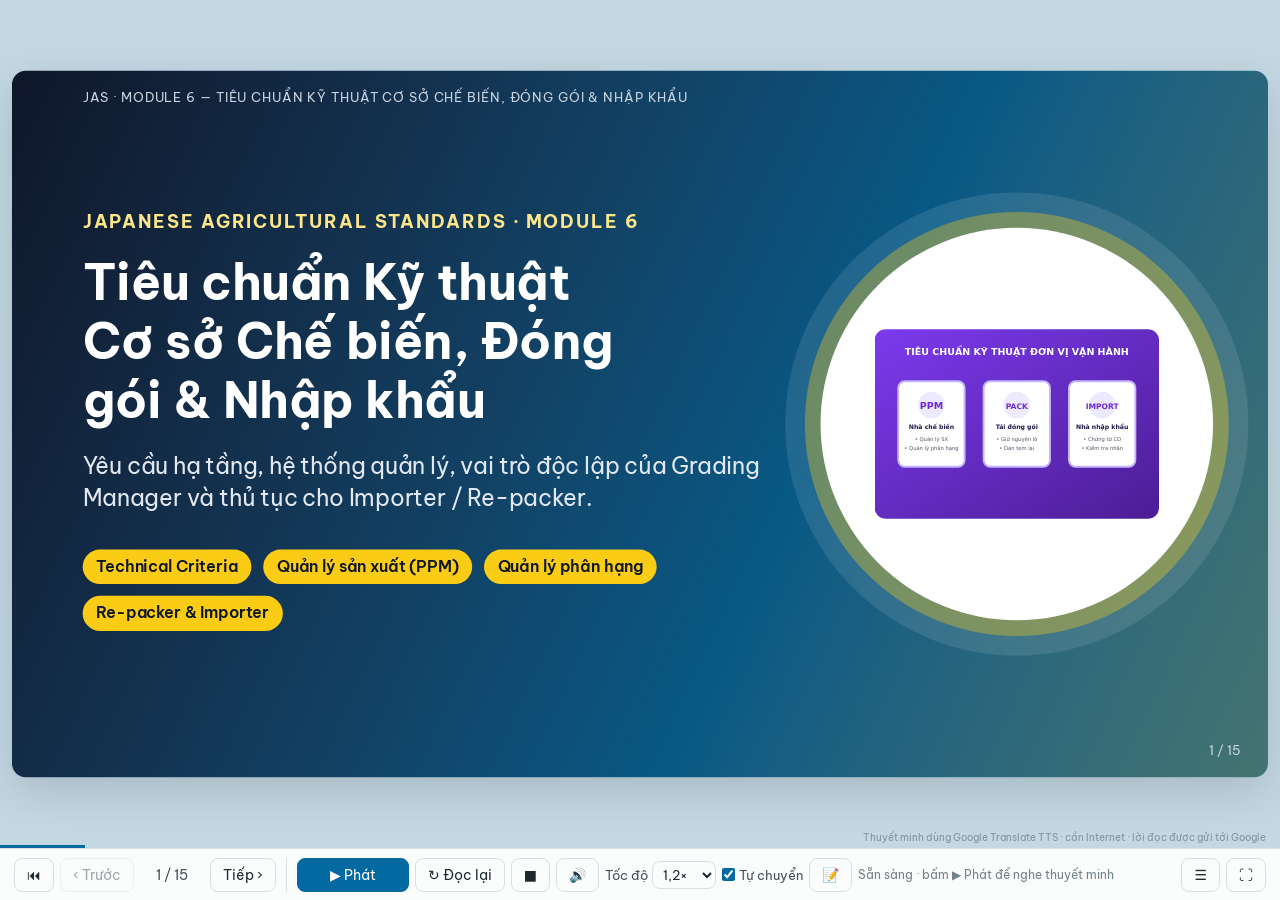
<file: slides/06-tieu-chuan-ky-thuat.html>
<!doctype html>
<html lang="vi">
<head>
<meta charset="utf-8">
<meta name="viewport" content="width=device-width, initial-scale=1">
<meta name="referrer" content="no-referrer">
<title>JAS 6 · Tiêu chuẩn Kỹ thuật Cơ sở Chế biến, Đóng gói & Nhập khẩu</title>
<link rel="icon" type="image/png" sizes="32x32" href="../icons/favicon-32.png">
<link rel="icon" type="image/png" sizes="48x48" href="../icons/favicon-48.png">
<link rel="apple-touch-icon" href="../icons/apple-touch-icon.png">
<link rel="manifest" href="../manifest.webmanifest">
<meta name="theme-color" content="#7c3aed">
<link rel="preconnect" href="https://fonts.googleapis.com">
<link rel="preconnect" href="https://fonts.gstatic.com" crossorigin>
<link href="https://fonts.googleapis.com/css2?family=Be+Vietnam+Pro:ital,wght@0,400;0,600;0,700;0,800;1,400&display=swap" rel="stylesheet">
<link rel="stylesheet" href="deck.css">
</head>
<body class="m6" data-module="JAS · Module 6 — Tiêu chuẩn Kỹ thuật Cơ sở Chế biến, Đóng gói & Nhập khẩu">
<div class="deck">

  <!-- Slide 1: Bìa -->
  <section class="slide title">
    <div class="hero-art"><img src="art/06-tieu-chuan-ky-thuat.svg" alt="Tiêu chuẩn kỹ thuật đơn vị vận hành"></div>
    <div class="eyebrow">Japanese Agricultural Standards · Module 6</div>
    <h1>Tiêu chuẩn Kỹ thuật Cơ sở Chế biến, Đóng gói & Nhập khẩu</h1>
    <div class="sub">Yêu cầu hạ tầng, hệ thống quản lý, vai trò độc lập của Grading Manager và thủ tục cho Importer / Re-packer.</div>
    <div class="meta"><span class="chip">Technical Criteria</span><span class="chip">Quản lý sản xuất (PPM)</span><span class="chip">Quản lý phân hạng</span><span class="chip">Re-packer & Importer</span></div>
    <div class="say">Chào mừng bạn đến với Module 6. Chúng ta sẽ nghiên cứu các Tiêu chuẩn Kỹ thuật (Technical Criteria) do Bộ Nông Lâm Thủy sản Nhật Bản ban hành để đánh giá năng lực của ba nhóm tổ chức vận hành: Nhà sản xuất chế biến PPM, Đơn vị tái đóng gói Re-packer, và Nhà nhập khẩu thực phẩm hữu cơ Importer.</div>
  </section>

  <!-- Slide 2: Khái niệm Technical Criteria -->
  <section class="slide has-art">
    <img class="corner-art" src="art/06-tieu-chuan-ky-thuat.svg" alt="">
    <h2>1. Tiêu Chuẩn Kỹ Thuật (Technical Criteria) Là Gì?</h2>
    <div class="body">
      <div class="cards" style="--n:2">
        <div class="card">
          <h3>Thước đo năng lực tổ chức</h3>
          <p>Là bộ tiêu chí bắt buộc dùng để đánh giá xem <b>doanh nghiệp có đủ điều kiện, năng lực và hệ thống</b> để tự quản lý quy trình sản xuất và tự phân hạng sản phẩm hữu cơ hay không.</p>
        </div>
        <div class="card">
          <h3>Bao trùm 3 yếu tố nền tảng</h3>
          <p>1. Cơ sở vật chất & trang thiết bị kỹ thuật.<br>
             2. Hệ thống quy trình chuẩn (SOP) và tài liệu chất lượng.<br>
             3. Năng lực và tính độc lập của đội ngũ nhân sự chủ chốt.</p>
        </div>
      </div>
      <div class="statement">Chứng nhận JAS không chỉ cấp cho một lô sản phẩm — Chứng nhận JAS được cấp cho toàn bộ năng lực vận hành của doanh nghiệp.</div>
    </div>
    <div class="say">Tiêu chuẩn Kỹ thuật là thước đo để Tổ chức Chứng nhận đánh giá năng lực toàn diện của một doanh nghiệp. Nó bao gồm cơ sở vật chất, hệ thống tài liệu quy trình chuẩn và tính độc lập của các nhân sự chịu trách nhiệm.</div>
  </section>

  <!-- Slide 3: Cơ cấu nhân sự bắt buộc -->
  <section class="slide">
    <h2>2. Cơ Cấu Nhân Sự Cốt Lõi Theo Chuẩn JAS</h2>
    <div class="body side">
      <div class="side-text">
        <div class="statement">Hai vị trí then chốt bắt buộc phải có chứng chỉ đào tạo JAS<small>Tách bạch quyền hạn và trách nhiệm giữa khâu làm hàng và khâu kiểm định.</small></div>
        <ul>
          <li><b>Người quản lý quy trình sản xuất (Production Process Manager):</b>
            <ul>
              <li>Chịu trách nhiệm về kỹ thuật chế biến, bảo dưỡng máy móc, vệ sinh nhà xưởng.</li>
              <li>Giám sát trực tiếp công nhân tuân thủ công thức mẻ trộn và SOP hữu cơ.</li>
            </ul>
          </li>
          <li><b>Người quản lý phân hạng (Grading Manager):</b>
            <ul>
              <li>Chịu trách nhiệm kiểm tra, đối chiếu hồ sơ và phê duyệt phân hạng lô hàng.</li>
              <li>Là người duy nhất được giữ và cho phép dán tem con dấu JAS.</li>
            </ul>
          </li>
        </ul>
      </div>
      <div class="side-art"><img src="art/06-tieu-chuan-ky-thuat.svg" alt=""></div>
    </div>
    <div class="say">Mỗi cơ sở JAS bắt buộc phải phân công hai vị trí nhân sự nòng cốt: Người quản lý quy trình sản xuất phụ trách công việc chế biến tại xưởng, và Người quản lý phân hạng phụ trách kiểm định độc lập và quyết định dán tem JAS. Cả hai người đều phải qua đào tạo chuyên môn về JAS.</div>
  </section>

  <!-- Slide 4: Tính độc lập của Người quản lý phân hạng -->
  <section class="slide has-art">
    <img class="corner-art" src="art/06-tieu-chuan-ky-thuat.svg" alt="">
    <h2>3. Tính Độc Lập Của Grading Manager</h2>
    <div class="body">
      <div class="cards" style="--n:2">
        <div class="card warn">
          <h3>Quyền phủ quyết tối cao</h3>
          <p>Nếu phát hiện mẻ sản xuất có nghi ngờ ô nhiễm chéo hoặc thiếu chứng từ, <b>Grading Manager có quyền từ chối ký duyệt phân hạng</b> và không cấp tem JAS, bất chấp áp lực giao hàng từ phòng kinh doanh.</p>
        </div>
        <div class="card bad">
          <h3>Điều cấm kỵ về kiêm nhiệm</h3>
          <p>Grading Manager <b>không được chịu sự chỉ đạo trực tiếp của bộ phận bán hàng hay thủ kho</b>; không để yếu tố lợi nhuận thương mại chi phối quyết định kỹ thuật.</p>
        </div>
      </div>
      <div class="callout">
        <strong>Tiêu chuẩn thanh tra:</strong> Trong kỳ đánh giá, thanh tra viên JAS sẽ phỏng vấn riêng Grading Manager để kiểm tra mức độ độc lập và kiến thức chuyên môn thực tế.
      </div>
    </div>
    <div class="say">Người quản lý phân hạng phải có quyền phủ quyết độc lập. Dù ban giám đốc hay bộ phận bán hàng có hối thúc giao hàng, nếu hồ sơ chưa chuẩn thì người quản lý phân hạng vẫn phải kiên quyết từ chối ký duyệt và không cho phép dán tem JAS.</div>
  </section>

  <!-- Slide 5: Tiêu chuẩn cơ sở hạ tầng nhà máy chế biến (PPM) -->
  <section class="slide">
    <h2>4. Tiêu Chuẩn Hạ Tầng Nhà Máy Chế Biến (PPM)</h2>
    <div class="body">
      <div class="flow" style="--n:4">
        <div><b>Mặt bằng & Dây chuyền</b>Bố trí theo nguyên tắc một chiều (One-way flow), tránh đường đi chéo giữa nguyên liệu thô và thành phẩm.</div>
        <div><b>Khu vực cách ly riêng</b>Kho nguyên liệu hữu cơ có vách ngăn vật lý hoặc vạch ranh giới rõ ràng, không ẩm mốc, thông gió tốt.</div>
        <div><b>Vật liệu thiết bị</b>Bề mặt tiếp xúc thực phẩm bằng inox SUS 304/316 không gỉ, dễ tháo lắp vệ sinh cơ học và chu trình CIP.</div>
        <div><b>Hệ thống phụ trợ</b>Nước sạch đạt chuẩn sinh hoạt, khí nén khô không dính dầu khoáng, hệ thống chiếu sáng có máng bảo vệ chống vỡ.</div>
      </div>
    </div>
    <div class="say">Tiêu chuẩn nhà máy chế biến PPM yêu cầu mặt bằng bố trí một chiều chống nhiễm chéo, khu vực kho hữu cơ cách ly ranh giới, thiết bị inox không thôi nhiễm và nguồn nước sạch tinh khiết.</div>
  </section>

  <!-- Slide 6: Hệ thống tài liệu SOP bắt buộc -->
  <section class="slide has-art">
    <img class="corner-art" src="art/06-tieu-chuan-ky-thuat.svg" alt="">
    <h2>5. Danh Mục Quy Trình Chuẩn (SOP) Bắt Buộc</h2>
    <div class="body">
      <div class="cols">
        <div>
          <h3>Các SOP quản lý vận hành</h3>
          <ul>
            <li><b>SOP Tiếp nhận nguyên liệu:</b> Kiểm tra chứng chỉ, tem nhãn, tình trạng bao bì và mã số lô hàng hữu cơ.</li>
            <li><b>SOP Vận hành sản xuất:</b> Định lượng mẻ theo đúng tỷ lệ thành phần $\ge 95\%$, ghi chép thông số nhiệt độ/thời gian.</li>
            <li><b>SOP Vệ sinh & CIP:</b> Trình tự làm sạch thiết bị, kiểm tra pH nước tráng và quy trình chạy mẻ xả đầu (Purge batch).</li>
          </ul>
        </div>
        <div>
          <h3>Các SOP kiểm định chất lượng</h3>
          <ul>
            <li><b>SOP Phân hạng (Grading):</b> Tiêu chí kiểm tra hồ sơ, cách thức lấy mẫu thẩm tra và quy định ký duyệt biên bản.</li>
            <li><b>SOP Quản lý tem nhãn:</b> Sổ theo dõi cấp phát, dán tem, hủy tem hỏng và tồn kho tem JAS.</li>
            <li><b>SOP Thu hồi sản phẩm:</b> Kế hoạch hành động khẩn cấp khi phát hiện sản phẩm lỗi lưu thông ngoài thị trường.</li>
          </ul>
        </div>
      </div>
    </div>
    <div class="say">Bộ tài liệu quy trình chuẩn bao gồm các SOP về tiếp nhận nguyên liệu, vận hành chế biến, vệ sinh máy móc, quy trình phân hạng, quản lý con tem nhãn và quy trình thu hồi sản phẩm khẩn cấp.</div>
  </section>

  <!-- Slide 7: Tiêu chí cho Đơn vị Tái đóng gói (Re-packer) -->
  <section class="slide">
    <h2>6. Tiêu Chuẩn Kỹ Thuật Đơn Vị Tái Đóng Gói (Re-packer)</h2>
    <div class="body side">
      <div class="side-text">
        <div class="statement">Chỉ chia nhỏ bao bì — Tuyệt đối không thay đổi bản chất sản phẩm<small>Áp dụng cho doanh nghiệp nhập hàng bao xá lớn rồi đóng gói thành túi lẻ bán lẻ.</small></div>
        <ul>
          <li><b>Điều kiện tiếp nhận hàng:</b> Lô hàng hữu cơ đưa vào đóng gói phải có con dấu JAS gốc và chứng từ chứng nhận hợp lệ của nhà cung cấp.</li>
          <li><b>Bảo toàn tính hữu cơ:</b> Không bổ sung phụ gia, chất bảo quản hay trộn lẫn với các lô hàng khác trong quá trình đóng gói.</li>
          <li><b>Cơ sở đóng gói sạch sẽ:</b> Phòng chia chiết phải đạt tiêu chuẩn phòng sạch thực phẩm, kiểm soát độ ẩm và nhiệt độ nghiêm ngặt.</li>
        </ul>
      </div>
      <div class="side-art"><img src="art/06-tieu-chuan-ky-thuat.svg" alt=""></div>
    </div>
    <div class="say">Đơn vị tái đóng gói Re-packer là đơn vị chuyên chia nhỏ các bao tải hoặc thùng hàng lớn thành các gói nhỏ bán lẻ. Yêu cầu khắt khe là chỉ được tiếp nhận hàng đã có chứng chỉ JAS, không được thay đổi bản chất và phòng đóng gói phải cách ly sạch sẽ.</div>
  </section>

  <!-- Slide 8: Quy trình dán lại tem JAS của Re-packer -->
  <section class="slide has-art">
    <img class="corner-art" src="art/06-tieu-chuan-ky-thuat.svg" alt="">
    <h2>7. Quản Lý Tem Dán Của Re-packer</h2>
    <div class="body">
      <div class="cards" style="--n:2">
        <div class="card">
          <h3>Con dấu JAS trên gói lẻ mới</h3>
          <ul>
            <li>Được phép in/dán biểu trưng JAS Hữu cơ lên từng gói lẻ mới xuất xưởng.</li>
            <li>Phía dưới logo JAS ghi <b>Tên Tổ chức Chứng nhận của chính Đơn vị Tái đóng gói</b>.</li>
            <li>Thông tin bao bì phải thể hiện rõ: <i>"Đơn vị đóng gói: Công ty XYZ"</i>.</li>
          </ul>
        </div>
        <div class="card warn">
          <h3>Kiểm soát số lượng tem nghiêm ngặt</h3>
          <ul>
            <li>Khối lượng tổng của các gói lẻ xuất xưởng không được vượt quá khối lượng lô hàng lớn ban đầu trừ đi hao hụt bao bì.</li>
            <li>Bắt buộc lập bảng đối chiếu số lượng tem đã in/dán với khối lượng thực tế từng mẻ đóng gói.</li>
          </ul>
        </div>
      </div>
    </div>
    <div class="say">Khi dán lại tem JAS trên bao bì nhỏ, tên của Tổ chức Chứng nhận đánh giá đơn vị tái đóng gói sẽ được in dưới logo. Số lượng gói chia ra phải khớp tuyệt đối với khối lượng nguyên liệu đầu vào trừ đi hao hụt đóng gói.</div>
  </section>

  <!-- Slide 9: Tiêu chí cho Nhà nhập khẩu (Importer) -->
  <section class="slide">
    <h2>8. Tiêu Chuẩn Kỹ Thuật Nhà Nhập Khẩu (Importer)</h2>
    <div class="body">
      <div class="cards" style="--n:3">
        <div class="card">
          <h3>Nhiệm vụ của Importer</h3>
          <p>Nhập khẩu hàng hoá hữu cơ từ nước ngoài vào Nhật Bản và chịu trách nhiệm pháp lý cao nhất về tính tuân thủ tiêu chuẩn JAS trên đất Nhật.</p>
        </div>
        <div class="card">
          <h3>Thẩm tra chứng thư xuất xứ</h3>
          <p>Kiểm tra Giấy chứng nhận lô hàng hữu cơ (Certificate of Inspection) do cơ quan uỷ quyền của nước xuất khẩu cấp trước khi nhận hàng.</p>
        </div>
        <div class="card">
          <h3>Dán tem JAS nhập khẩu</h3>
          <p>Sau khi hoàn tất thủ tục phân hạng nhập khẩu, nhà nhập khẩu được uỷ quyền dán nhãn JAS lên kiện hàng trước khi đưa ra thị trường.</p>
        </div>
      </div>
    </div>
    <div class="say">Nhà nhập khẩu Importer là đầu mối pháp lý chịu trách nhiệm cao nhất tại Nhật Bản. Họ có nhiệm vụ thẩm tra tính hợp lệ của chứng thư xuất xứ, xác minh tính toàn vẹn của lô hàng tại cảng và thực hiện dán nhãn JAS nhập khẩu.</div>
  </section>

  <!-- Slide 10: Quy trình nhập khẩu hàng tương đương -->
  <section class="slide has-art">
    <img class="corner-art" src="art/06-tieu-chuan-ky-thuat.svg" alt="">
    <h2>9. Thủ Tục Nhập Khẩu Theo Hiệp Định Tương Đương</h2>
    <div class="body">
      <div class="flow" style="--n:4">
        <div><b>1. Tiếp nhận hồ sơ</b>Nhận chứng từ vận đơn B/L, hoá đơn thương mại và Giấy chứng nhận kiểm tra hữu cơ từ nước xuất xứ.</div>
        <div><b>2. Đối chiếu cơ sở dữ liệu</b>Kiểm tra nhà sản xuất nước ngoài có nằm trong danh sách được chứng nhận hợp lệ của nước sở tại không.</div>
        <div><b>3. Kiểm tra thực tế tại cảng</b>Kiểm tra niêm phong kẹp chì container, tình trạng nguyên đai nguyên kiện, không bị rách vỡ hoặc ẩm mốc.</div>
        <div><b>4. Phân hạng & Dán tem</b>Grading Manager của đơn vị nhập khẩu ký biên bản phân hạng và cấp quyền dán nhãn tiếng Nhật.</div>
      </div>
    </div>
    <div class="say">Bốn bước thẩm tra nhập khẩu gồm: kiểm tra bộ chứng từ vận tải và giấy chứng nhận hữu cơ, tra cứu cơ sở dữ liệu nhà xuất khẩu, kiểm tra thực tế niêm phong container tại cảng, và ký duyệt phân hạng để dán tem nhãn phụ tiếng Nhật.</div>
  </section>

  <!-- Slide 11: Đào tạo định kỳ và duy trì năng lực -->
  <section class="slide">
    <h2>10. Yêu Cầu Đào Tạo Định Kỳ Nhân Sự</h2>
    <div class="body side">
      <div class="side-text">
        <div class="statement">Chứng chỉ đào tạo JAS phải được cập nhật thường xuyên<small>Đảm bảo đội ngũ nhân sự luôn nắm bắt kịp thời các văn bản sửa đổi mới nhất của MAFF.</small></div>
        <ul>
          <li><b>Tần suất đào tạo:</b> Bắt buộc tham gia các khoá đào tạo lại định kỳ do Tổ chức Chứng nhận hoặc cơ quan được uỷ quyền tổ chức (thường ít nhất 1–2 năm/lần).</li>
          <li><b>Đào tạo nội bộ cho công nhân:</b> Nhân viên sản xuất trực tiếp và thủ kho phải được huấn luyện nội bộ về phòng chống ô nhiễm chéo và nhận diện nhãn mác hàng năm.</li>
          <li><b>Hồ sơ lưu trữ:</b> Toàn bộ danh sách điểm danh, nội dung bài giảng và kết quả kiểm tra năng lực nhân viên phải được lưu lại đầy đủ.</li>
        </ul>
      </div>
      <div class="side-art"><img src="art/06-tieu-chuan-ky-thuat.svg" alt=""></div>
    </div>
    <div class="say">Tiêu chuẩn kỹ thuật yêu cầu đào tạo nhân sự liên tục: cán bộ quản lý phải học cập nhật tiêu chuẩn định kỳ, còn công nhân trực tiếp phải được tập huấn nội bộ về chống ô nhiễm chéo. Tất cả hồ sơ đào tạo đều phải lưu trữ để phục vụ thanh tra.</div>
  </section>

  <!-- Slide 12: Đánh giá nội bộ hàng năm (Internal Audit) -->
  <section class="slide has-art">
    <img class="corner-art" src="art/06-tieu-chuan-ky-thuat.svg" alt="">
    <h2>11. Đánh Giá Nội Bộ Hàng Năm (Internal Audit)</h2>
    <div class="body">
      <div class="cols">
        <div>
          <h3>Mục đích đánh giá nội bộ</h3>
          <ul>
            <li>Tự rà soát toàn bộ hệ thống trước kỳ thanh tra chính thức của Tổ chức Chứng nhận.</li>
            <li>Phát hiện sớm các lỗ hổng về ghi chép nhật ký, bảo dưỡng thiết bị hoặc cân đối tồn kho.</li>
            <li>Cải tiến liên tục các quy trình SOP chưa phù hợp với thực tiễn sản xuất.</li>
          </ul>
        </div>
        <div>
          <h3>Yêu cầu thực hiện</h3>
          <ul>
            <li>Thực hiện <b>ít nhất 1 lần mỗi năm</b> trên toàn bộ các phòng ban liên quan (Mua hàng, Kho, Sản xuất, QA/QC).</li>
            <li>Chuyên viên đánh giá nội bộ phải độc lập với khu vực được đánh giá.</li>
            <li>Lập Báo cáo đánh giá nội bộ và theo dõi khắc phục dứt điểm các điểm yếu (CAPA).</li>
          </ul>
        </div>
      </div>
    </div>
    <div class="say">Đánh giá nội bộ hàng năm là bước tổng diễn tập bắt buộc. Doanh nghiệp phải tự thanh tra lại toàn bộ quy trình từ mua hàng đến kho bãi ít nhất một lần mỗi năm để phát hiện và khắc phục ngay các sai sót tiềm ẩn.</div>
  </section>

  <!-- Slide 13: Báo cáo định kỳ cho Tổ chức Chứng nhận -->
  <section class="slide">
    <h2>12. Nghĩa Vụ Báo Cáo Định Kỳ Cho Tổ Chức CB</h2>
    <div class="body">
      <div class="cards" style="--n:3">
        <div class="card">
          <h3>Báo cáo sản lượng phân hạng</h3>
          <p>Gửi báo cáo tổng hợp định kỳ (hàng quý hoặc hàng năm) về số lượng sản phẩm đã phân hạng và số tem JAS đã sử dụng.</p>
        </div>
        <div class="card warn">
          <h3>Báo cáo thay đổi hệ thống</h3>
          <p>Bắt buộc thông báo trước cho CB khi: thay đổi người quản lý phân hạng, sửa chữa mở rộng nhà xưởng, hoặc thay đổi nhà cung cấp nguyên liệu chính.</p>
        </div>
        <div class="card bad">
          <h3>Báo cáo sự cố khẩn cấp</h3>
          <p>Phải thông báo bằng văn bản trong vòng 24–48 giờ nếu phát hiện sự cố ô nhiễm chéo hoặc có khiếu nại nghiêm trọng từ khách hàng.</p>
        </div>
      </div>
    </div>
    <div class="say">Doanh nghiệp có nghĩa vụ nộp báo cáo định kỳ về sản lượng phân hạng và tem nhãn cho tổ chức chứng nhận. Đặc biệt, khi có thay đổi nhân sự chủ chốt hoặc phát hiện sự cố ô nhiễm chéo, phải báo cáo bằng văn bản ngay cho tổ chức chứng nhận.</div>
  </section>

  <!-- Slide 14: Những thiếu sót kỹ thuật thường gặp -->
  <section class="slide has-art">
    <img class="corner-art" src="art/06-tieu-chuan-ky-thuat.svg" alt="">
    <h2>13. Thiếu Sót Phổ Biến Khi Đánh Giá Năng Lực</h2>
    <div class="body">
      <div class="cards" style="--n:3">
        <div class="card bad">
          <h3>Grading Manager thiếu độc lập</h3>
          <p>Bổ nhiệm Trưởng phòng Kinh doanh kiêm nhiệm Quản lý phân hạng $ightarrow$ Xung đột lợi ích trực tiếp, bị đánh rớt tiêu chuẩn.</p>
        </div>
        <div class="card bad">
          <h3>Không kiểm soát phôi tem nhãn</h3>
          <p>Tem JAS để bừa bãi trong xưởng in, không có sổ theo dõi số seri hoặc thất thoát tem nhãn không giải trình được.</p>
        </div>
        <div class="card bad">
          <h3>Hồ sơ đào tạo hình thức</h3>
          <p>Không có tài liệu chứng minh công nhân mới được đào tạo về quy trình chống ô nhiễm chéo trước khi vào làm việc.</p>
        </div>
      </div>
    </div>
    <div class="say">Ba thiếu sót kỹ thuật nặng nề nhất là: bố nhiệm người kinh doanh kiêm quản lý phân hạng gây xung đột lợi ích, buông lỏng quản lý phôi tem JAS gây thất thoát, và thiếu bằng chứng đào tạo công nhân trực tiếp sản xuất.</div>
  </section>

  <!-- Slide 15: Tóm tắt Module 6 -->
  <section class="slide">
    <h2>Tóm Tắt Cần Nhớ · Module 6</h2>
    <div class="body">
      <div class="cards" style="--n:3">
        <div class="card">
          <div class="big">Grading Manager</div>
          <p>Người có chứng chỉ chuyên môn, nắm giữ quyền kiểm định độc lập và là cổng gác pháp lý cuối cùng để dán tem JAS.</p>
        </div>
        <div class="card">
          <div class="big">3 Nhóm đơn vị</div>
          <p>Nhà chế biến (PPM), Đơn vị tái đóng gói (Re-packer) và Nhà nhập khẩu (Importer) đều có tiêu chuẩn kỹ thuật riêng biệt.</p>
        </div>
        <div class="card">
          <div class="big">Quản lý tem nhãn</div>
          <p>Mỗi con tem JAS dán ra phải khớp tuyệt đối với hồ sơ sản lượng và bảng cân đối khối lượng của lô hàng.</p>
        </div>
      </div>
      <div class="statement">Một hệ thống quản trị minh bạch và đội ngũ nhân sự độc lập là tài sản quý giá nhất bảo đảm cho sự tồn tại của chứng chỉ JAS.</div>
    </div>
    <div class="say">Tổng kết Module 6: Hãy luôn khắc ghi vai trò độc lập của Người quản lý phân hạng, sự chuyên biệt của từng loại hình cơ sở vận hành, và kỷ luật quản lý tem nhãn chặt chẽ. Hẹn gặp bạn ở Module 7 để tìm hiểu về Phương pháp Thanh tra và Đánh giá Hiện trường!</div>
  </section>


</div>
<script src="deck.js"></script>
</body>
</html>
</file>
<file: slides/deck.css>
/* Training Doc — slide deck dùng chung cho các module JAS Organic */
:root {
  --bg: #e8edf0;
  --paper: #fbfcfc;
  --ink: #1c2a30;
  --ink-2: #43535b;
  --muted: #72828a;
  --line: #d8dfe2;
  --brand: #17627a;
  --brand-2: #2a8aa6;
  --brand-soft: #e1eff3;
  --warn: #b5651d;
  --warn-soft: #fbeee0;
  --bad: #b3362b;
  --bad-soft: #f9e4e1;
  --ok: #2e7d32;
  --fs: 1;
  --font: "Be Vietnam Pro", "Segoe UI", system-ui, -apple-system, sans-serif;
}
@media (prefers-color-scheme: dark) {
  :root:not([data-theme="light"]) {
    --bg: #101518; --paper: #182024; --ink: #e4ebee; --ink-2: #b8c4ca; --muted: #8a979e;
    --line: #2c373c; --brand: #62bfd8; --brand-2: #8ad3e6; --brand-soft: #1b3038;
    --warn: #e0a060; --warn-soft: #3a2c1c; --bad: #ef7d72; --bad-soft: #3a2220; --ok: #7bc47f;
  }
}
:root[data-theme="dark"] {
  --bg: #101518; --paper: #182024; --ink: #e4ebee; --ink-2: #b8c4ca; --muted: #8a979e;
  --line: #2c373c; --brand: #62bfd8; --brand-2: #8ad3e6; --brand-soft: #1b3038;
  --warn: #e0a060; --warn-soft: #3a2c1c; --bad: #ef7d72; --bad-soft: #3a2220; --ok: #7bc47f;
}

* { box-sizing: border-box; }
html, body { margin: 0; height: 100%; background: var(--bg); color: var(--ink); font-family: var(--font); }
body { overflow: hidden; }

/* ── Stage: canvas 1280×720 được scale cho vừa khung ── */
.stage { position: fixed; inset: 0 0 52px 0; overflow: hidden; }
.deck { width: 1280px; height: 720px; position: absolute; left: 50%; top: 50%; transform: translate(-50%, -50%); transform-origin: center center; }
.slide {
  position: absolute; inset: 0; display: none; flex-direction: column;
  background: var(--paper); border-radius: 14px; padding: 48px 72px 56px;
  box-shadow: 0 10px 40px rgba(0,0,0,.08); overflow: hidden;
  font-size: calc(25px * var(--fs)); line-height: 1.45;
}
.slide.active { display: flex; }
.slide .say { display: none; }
.slide::before {
  content: attr(data-module); position: absolute; top: 18px; left: 72px;
  font-size: 13px; letter-spacing: .08em; text-transform: uppercase; color: var(--muted);
}
.slide::after {
  content: ""; position: absolute; left: 0; top: 0; bottom: 0; width: 8px; background: var(--brand);
  border-radius: 14px 0 0 14px;
}
.slide .num { position: absolute; right: 28px; bottom: 18px; font-size: 13px; color: var(--muted); font-variant-numeric: tabular-nums; }

h1, h2, h3 { margin: 0; color: var(--ink); line-height: 1.2; text-wrap: balance; }
h2 { font-size: calc(40px * var(--fs)); margin-bottom: calc(22px * var(--fs)); padding-top: 4px; }
h3 { font-size: calc(26px * var(--fs)); margin-bottom: 8px; color: var(--brand); }
p { margin: 0 0 .6em; }
i, .en { color: var(--ink-2); font-style: italic; }
b, strong { color: var(--ink); }
.muted { color: var(--muted); }
.small { font-size: .82em; }

ul, ol { margin: 0; padding-left: 1.2em; }
li { margin: .28em 0; }
li::marker { color: var(--brand); }
ul ul { margin-top: .2em; font-size: .9em; }

.body { flex: 1; min-height: 0; display: flex; flex-direction: column; gap: calc(18px * var(--fs)); }
.cols { display: grid; grid-template-columns: 1fr 1fr; gap: 36px; align-items: start; }
.cols.c3 { grid-template-columns: repeat(3, 1fr); gap: 24px; }
.cols.w6040 { grid-template-columns: 1.5fr 1fr; }

/* ── Title slide ── */
.slide.title { justify-content: center; padding-left: 96px; background:
  linear-gradient(135deg, var(--brand-soft) 0%, var(--paper) 55%); }
.slide.title .eyebrow { font-size: 18px; letter-spacing: .12em; text-transform: uppercase; color: var(--brand); font-weight: 700; margin-bottom: 18px; }
.slide.title h1 { font-size: 60px; max-width: 980px; margin-bottom: 20px; }
.slide.title .sub { font-size: 26px; color: var(--ink-2); max-width: 900px; }
.slide.title .meta { margin-top: 36px; display: flex; gap: 12px; flex-wrap: wrap; }
.chip { display: inline-block; padding: 6px 14px; border-radius: 999px; background: var(--brand-soft); color: var(--brand); font-size: 16px; font-weight: 600; }

/* ── Cards ── */
.cards { display: grid; grid-template-columns: repeat(var(--n, 3), 1fr); gap: 16px; }
.card { background: var(--brand-soft); border-radius: 12px; padding: 16px 20px; }
.card h3 { font-size: 1em; margin-bottom: 4px; }
.card p { margin: 0; font-size: .86em; color: var(--ink-2); }
.card .big { font-size: 1.9em; font-weight: 800; color: var(--brand); line-height: 1.1; }
.card.warn { background: var(--warn-soft); } .card.warn h3, .card.warn .big { color: var(--warn); }
.card.bad { background: var(--bad-soft); } .card.bad h3, .card.bad .big { color: var(--bad); }
.card.plain { background: transparent; border: 1.5px solid var(--line); }

/* ── Callout ── */
.callout { border-left: 6px solid var(--brand); background: var(--brand-soft); padding: 16px 22px; border-radius: 0 12px 12px 0; font-size: 1.02em; }
.callout.warn { border-color: var(--warn); background: var(--warn-soft); }
.callout.bad { border-color: var(--bad); background: var(--bad-soft); }
.statement { flex: 1; display: grid; place-items: center; text-align: center; font-size: 2.1em; font-weight: 800; color: var(--brand); line-height: 1.25; }
.statement small { display: block; font-size: .42em; font-weight: 400; color: var(--ink-2); margin-top: 18px; }

/* ── Table ── */
table.tbl { border-collapse: collapse; width: 100%; font-size: .8em; }
.tbl th, .tbl td { border-bottom: 1px solid var(--line); padding: 8px 12px; text-align: left; vertical-align: top; }
.tbl th { background: var(--brand-soft); color: var(--brand); font-weight: 700; }
.tbl td.c, .tbl th.c { text-align: center; }
.tbl tr:last-child td { border-bottom: none; }

/* ── Flow / steps ── */
.flow { display: grid; grid-template-columns: repeat(var(--n, 4), 1fr); gap: 12px; counter-reset: step; }
.flow > div { position: relative; background: var(--brand-soft); border-radius: 12px; padding: 14px 16px 14px; font-size: .82em; }
.flow > div::before { counter-increment: step; content: counter(step); display: grid; place-items: center; width: 34px; height: 34px; border-radius: 50%; background: var(--brand); color: #fff; font-weight: 800; margin-bottom: 8px; }
.flow > div b { display: block; color: var(--brand); margin-bottom: 4px; }

/* ── Formula ── */
.formula { display: flex; align-items: center; justify-content: center; gap: 18px; flex-wrap: wrap; font-size: 1.15em; font-weight: 700; padding: 18px; border: 2px dashed var(--brand); border-radius: 14px; }
.formula span { background: var(--brand-soft); padding: 8px 16px; border-radius: 10px; }
.formula em { font-style: normal; color: var(--muted); }

/* ── Biểu đồ SVG ── */
.chart { display: block; width: 100%; height: auto; max-height: 400px; font-family: var(--font); }
.slide code { font-family: Consolas, "Cascadia Mono", monospace; font-size: .86em; background: var(--brand-soft); padding: 1px 6px; border-radius: 6px; }
.slide sub { font-size: .68em; line-height: 0; }
.formula span { white-space: nowrap; }
.flow[style*="--n:5"] > div { padding: 12px; }

/* ── Navigation bar ── */
.nav { position: fixed; left: 0; right: 0; bottom: 0; height: 52px; display: flex; align-items: center; gap: 10px; padding: 0 14px; background: var(--paper); border-top: 1px solid var(--line); font-size: 14px; color: var(--ink-2); }
.nav button { font: inherit; border: 1px solid var(--line); background: var(--paper); color: var(--ink); border-radius: 8px; padding: 6px 12px; cursor: pointer; min-height: 34px; }
.nav button:hover { border-color: var(--brand); color: var(--brand); }
.nav button:disabled { opacity: .4; cursor: default; }
.nav .count { min-width: 64px; text-align: center; font-variant-numeric: tabular-nums; }
.nav .grp { display: flex; align-items: center; gap: 6px; }
.nav .grp.audio { flex: 1; min-width: 0; padding-left: 10px; border-left: 1px solid var(--line); }
.nav .grp.end { margin-left: auto; }
.nav button.primary { background: var(--brand); border-color: var(--brand); color: #fff; min-width: 112px; }
.nav button.primary:hover { color: #fff; filter: brightness(1.08); }
.nav button[aria-pressed="true"] { background: var(--brand-soft); border-color: var(--brand); }
.nav label { display: flex; align-items: center; gap: 4px; white-space: nowrap; font-size: 13px; }
.nav select { font: inherit; font-size: 13px; padding: 4px 6px; border: 1px solid var(--line); border-radius: 8px; background: var(--paper); color: var(--ink); }
.nav input[type="checkbox"] { accent-color: var(--brand); margin: 0; }
.nav .status { flex: 1; min-width: 0; overflow: hidden; text-overflow: ellipsis; white-space: nowrap; font-size: 12px; color: var(--muted); }
.nav .tts-track { position: absolute; left: 0; right: 0; top: -1px; height: 2px; background: transparent; }
.nav .tts-track i { display: block; height: 100%; width: 0; background: var(--warn); transition: width .3s; }
.progress { position: fixed; left: 0; bottom: 52px; height: 3px; background: var(--brand); transition: width .2s; }
.say-box { position: absolute; left: 50%; bottom: 12px; transform: translateX(-50%); width: min(920px, calc(100% - 24px)); max-height: 34%; overflow: auto; background: var(--paper); color: var(--ink-2); border: 1px solid var(--line); border-left: 4px solid var(--warn); border-radius: 10px; padding: 12px 16px; font-size: 14px; line-height: 1.55; box-shadow: 0 8px 30px rgba(0,0,0,.12); z-index: 3; }
.tts-note { position: fixed; right: 14px; bottom: 56px; font-size: 10px; color: var(--muted); opacity: .8; pointer-events: none; }
#exitRead { position: fixed; right: 14px; bottom: 14px; z-index: 5; padding: 8px 14px; border-radius: 8px; border: 1px solid var(--line); background: var(--paper); color: var(--ink); font: inherit; cursor: pointer; }
@media (max-width: 1000px) { .nav label:first-of-type { display: none; } .nav .status { display: none; } }
@media (max-width: 760px) { .nav [data-tts="replay"], .nav [data-go="first"], .nav [data-tts="text"] { display: none; } .nav label { display: none; } }

/* ── Reading mode (màn hình hẹp): xếp slide thành trang cuộn ── */
body.reading { overflow: auto; }
body.reading .stage { position: static; display: block; padding: 12px; overflow: visible; }
body.reading .deck { position: static; width: auto; height: auto; transform: none !important; }
body.reading .slide { position: relative; display: flex; margin-bottom: 14px; padding: 40px 20px 32px 26px; font-size: 16px; border-radius: 12px; }
body.reading .slide::before { left: 26px; top: 14px; font-size: 11px; }
body.reading h2 { font-size: 22px; }
body.reading .slide.title h1 { font-size: 28px; }
body.reading .slide.title .sub { font-size: 17px; }
body.reading .cols, body.reading .cols.c3, body.reading .cols.w6040 { grid-template-columns: 1fr; gap: 14px; }
body.reading .cards { grid-template-columns: 1fr 1fr; }
body.reading .flow { grid-template-columns: 1fr 1fr; }
body.reading .statement { font-size: 22px; padding: 16px 0; }
body.reading .progress, body.reading .say-box { display: none; }
body.reading table.tbl { font-size: 13px; display: block; overflow-x: auto; }

@media print {
  body { overflow: visible; background: #fff; }
  .nav, .progress, .tts-note, .say-box, #exitRead { display: none !important; }
  .stage { position: static; display: block; }
  .deck { position: static; transform: none !important; height: auto; }
  .slide { position: relative; display: flex; page-break-after: always; box-shadow: none; margin: 0 auto 0; }
}

/* ── Màu theo module: mỗi module một màu chủ đạo, tương phản cao ── */
:root { --on-brand: #fff; --h1: #2563eb; --h2: #db2777; --h3: #0d9488; --h4: #d97706; --h5: #7c3aed; --h6: #16a34a; --warn: #c2410c; --bad: #be123c; }
body.m1 { --brand: #4f46e5; --hero: #3730a3; } body.m2 { --brand: #be123c; --hero: #9f1239; } body.m3 { --brand: #0f766e; --hero: #115e59; } body.m4 { --brand: #c2410c; --hero: #9a3412; }
body.m5 { --brand: #7c3aed; --hero: #5b21b6; } body.m6 { --brand: #0369a1; --hero: #075985; } body.m7 { --brand: #15803d; --hero: #166534; } body.m8 { --brand: #a21caf; --hero: #86198f; }
body { --brand-soft: color-mix(in srgb, var(--brand) 13%, var(--paper)); --bg: color-mix(in srgb, var(--brand) 16%, #e8edf0); }
:root[data-theme="dark"] { --on-brand: #0b1418; --h1: #93c5fd; --h2: #f9a8d4; --h3: #5eead4; --h4: #fcd34d; --h5: #c4b5fd; --h6: #86efac; --warn: #fdba74; --bad: #fda4af; }
:root[data-theme="dark"] body.m1 { --brand: #a5b4fc; } :root[data-theme="dark"] body.m2 { --brand: #fda4af; } :root[data-theme="dark"] body.m3 { --brand: #5eead4; } :root[data-theme="dark"] body.m4 { --brand: #fdba74; }
:root[data-theme="dark"] body.m5 { --brand: #c4b5fd; } :root[data-theme="dark"] body.m6 { --brand: #7dd3fc; } :root[data-theme="dark"] body.m7 { --brand: #86efac; } :root[data-theme="dark"] body.m8 { --brand: #f0abfc; }
:root[data-theme="dark"] body { --bg: #0d1316; }
@media (prefers-color-scheme: dark) {
  :root:not([data-theme="light"]) { --on-brand: #0b1418; --h1: #93c5fd; --h2: #f9a8d4; --h3: #5eead4; --h4: #fcd34d; --h5: #c4b5fd; --h6: #86efac; --warn: #fdba74; --bad: #fda4af; }
  :root:not([data-theme="light"]) body.m1 { --brand: #a5b4fc; } :root:not([data-theme="light"]) body.m2 { --brand: #fda4af; } :root:not([data-theme="light"]) body.m3 { --brand: #5eead4; } :root:not([data-theme="light"]) body.m4 { --brand: #fdba74; }
  :root:not([data-theme="light"]) body.m5 { --brand: #c4b5fd; } :root:not([data-theme="light"]) body.m6 { --brand: #7dd3fc; } :root:not([data-theme="light"]) body.m7 { --brand: #86efac; } :root:not([data-theme="light"]) body.m8 { --brand: #f0abfc; }
  :root:not([data-theme="light"]) body { --bg: #0d1316; }
}
.slide::after { display: none; }
.slide { box-shadow: 0 14px 44px rgba(0,0,0,.14); }
h2 { color: var(--brand); font-weight: 800; }
h3 { color: var(--brand); }

/* Bìa module: nền tối, chữ sáng, hình lớn */
.slide.title { background: linear-gradient(115deg, #0f172a 0%, var(--hero) 62%, color-mix(in srgb, var(--hero) 60%, #facc15) 130%); padding-right: 500px; padding-left: 72px; }
.slide.title::before { color: #cbd5e1; }
.slide.title .eyebrow { color: #fde68a; }
.slide.title h1, .slide.title h1 .en { color: #fff; }
.slide.title h1 { font-size: 50px; }
.slide.title h1 .en { color: #fde68a; }
.slide.title .sub { color: #e2e8f0; font-size: 23px; }
.slide.title .chip { background: #facc15; color: #0f172a; }
.slide.title .num { color: #cbd5e1; }
.hero-art { position: absolute; right: 56px; top: 50%; transform: translateY(-50%); width: 400px; height: 400px; border-radius: 50%; background: #fff; display: grid; place-items: center; box-shadow: 0 0 0 16px rgba(250,204,21,.35), 0 0 0 36px rgba(255,255,255,.1); }
.hero-art img { width: 290px; height: 290px; }

/* Hình minh hoạ */
.slide.has-art { --art: 104px; }
.slide.has-art h2 { padding-right: 130px; min-height: 76px; }
.corner-art { position: absolute; right: 40px; top: 28px; width: var(--art); height: var(--art); padding: 12px; border-radius: 50%; background: var(--brand-soft); box-shadow: 0 0 0 4px color-mix(in srgb, var(--brand) 35%, transparent); }
.body.side { flex-direction: row; align-items: center; gap: 36px; }
.side-text { flex: 1; min-width: 0; display: flex; flex-direction: column; gap: calc(16px * var(--fs)); }
.side-art { flex: 0 0 270px; height: 270px; border-radius: 50%; background: var(--brand-soft); display: grid; place-items: center; box-shadow: 0 0 0 8px color-mix(in srgb, var(--brand) 25%, transparent); }
.side-art img { width: 200px; height: 200px; }

/* Thẻ, bước: bảng màu xoay vòng */
.cards > :nth-child(6n+1), .flow > :nth-child(6n+1) { --a: var(--h1); } .cards > :nth-child(6n+2), .flow > :nth-child(6n+2) { --a: var(--h2); }
.cards > :nth-child(6n+3), .flow > :nth-child(6n+3) { --a: var(--h3); } .cards > :nth-child(6n+4), .flow > :nth-child(6n+4) { --a: var(--h4); }
.cards > :nth-child(6n+5), .flow > :nth-child(6n+5) { --a: var(--h5); } .cards > :nth-child(6n+6), .flow > :nth-child(6n+6) { --a: var(--h6); }
.card { --a: var(--brand); }
.card, .flow > div { background: color-mix(in srgb, var(--a) 14%, var(--paper)); border: 2px solid color-mix(in srgb, var(--a) 55%, var(--paper)); }
.card h3, .flow > div b { color: color-mix(in srgb, var(--a) 80%, var(--ink)); }
.cards > .card.warn, .card.warn { --a: var(--warn); } .cards > .card.bad, .card.bad { --a: var(--bad); }
.card.warn, .card.bad { background: color-mix(in srgb, var(--a) 14%, var(--paper)); }
.card.warn h3, .card.bad h3 { color: color-mix(in srgb, var(--a) 80%, var(--ink)); }
.flow > div::before { background: var(--a); color: var(--on-brand); }

/* Khối nhấn: nền đặc, chữ tương phản */
.callout, .callout.warn, .callout.bad { border-left: 0; border-radius: 12px; color: var(--on-brand); font-weight: 600; font-size: .95em; }
.callout { background: var(--brand); } .callout.warn { background: var(--warn); } .callout.bad { background: var(--bad); }
.callout b, .callout i, .callout .en { color: inherit; } .callout b { font-weight: 800; }
.callout code { background: rgba(255,255,255,.2); color: inherit; }
.statement span { display: block; }
.formula { border: 0; background: var(--brand-soft); } .formula span { background: var(--brand); color: var(--on-brand); }
.tbl th { background: var(--brand); color: var(--on-brand); }
.tbl tr:nth-child(odd) td { background: color-mix(in srgb, var(--brand) 6%, var(--paper)); }
li::marker { color: var(--brand); font-size: 1.1em; }
.nav button.primary, .nav button.primary:hover { color: var(--on-brand); }

body.reading .slide.title { padding: 40px 20px 32px 26px; }
body.reading .slide.title h1 { font-size: 26px; }
body.reading .slide.title .sub { font-size: 16px; }
body.reading .hero-art { position: static; transform: none; width: 150px; height: 150px; margin-bottom: 14px; box-shadow: 0 0 0 8px rgba(250,204,21,.35); }
body.reading .hero-art img { width: 110px; height: 110px; }
body.reading .corner-art { position: static; width: 72px; height: 72px; padding: 8px; margin-bottom: 8px; }
body.reading .slide.has-art h2 { padding-right: 0; min-height: 0; }
body.reading .body.side { flex-direction: column; align-items: stretch; }
body.reading .side-art { flex: 0 0 150px; width: 150px; height: 150px; margin: 8px auto 0; }
body.reading .side-art img { width: 110px; height: 110px; }
body.reading .chart { max-height: none; }

/* Thanh thuyết minh ở dạng cuộn: dòng trạng thái ở trên, nút ở dưới */
body.reading .nav { height: auto; padding: 22px 8px calc(8px + env(safe-area-inset-bottom)); gap: 6px; justify-content: center; }
body.reading .nav .grp.audio { flex: none; padding-left: 0; border-left: 0; }
body.reading .nav .grp.end, body.reading .nav .lbl { display: none; }
body.reading .nav label:first-of-type { display: flex; }
body.reading .nav label:last-of-type { display: none; }
body.reading .nav button { padding: 6px 10px; min-height: 40px; }
body.reading .nav button.primary { min-width: 104px; }
body.reading .nav .count { min-width: 50px; }
/* Từ 16px trở lên iOS mới không tự phóng to khi chọn */
body.reading .nav select { font-size: 16px; padding: 4px 2px; min-height: 40px; }
body.reading .nav .status { display: block; position: absolute; left: 10px; right: 10px; top: 4px; font-size: 11px; line-height: 1.4; text-align: center; }
body.reading .tts-note { position: static; opacity: 1; padding: 0 12px calc(92px + env(safe-area-inset-bottom)); text-align: center; }
body.reading.tts-on .slide.active { outline: 2px solid var(--warn); outline-offset: 2px; }
body.reading #exitRead { bottom: 84px; }
body.reading .nav [data-go="prev"], body.reading .nav [data-go="next"] { padding: 6px 14px; }
/* Điện thoại đã có phím âm lượng, nên nhường chỗ cho các nút khác */
@media (max-width: 430px) { body.reading .nav [data-tts="mute"] { display: none; } }
@media (max-width: 370px) { body.reading .nav [data-tts="stop"] { display: none; } }
@media (max-width: 340px) { body.reading .nav .count { min-width: 44px; } body.reading .nav button.primary { min-width: 92px; } }
@media print { .slide { box-shadow: none; } }
</file>
<file: study/study.css>
:root {
  --bg: #edf1f3; --paper: #fbfcfc; --ink: #1c2a30; --ink-2: #43535b; --muted: #65747c; --line: #d8dfe2;
  --brand: #17627a; --good: #15803d; --good-soft: #e3f6e8; --bad: #be123c; --bad-soft: #fde8ec; --warn: #c2410c;
  --c: #4f46e5;
  --font: "Be Vietnam Pro", "Segoe UI", system-ui, sans-serif;
}
@media (prefers-color-scheme: dark) {
  :root:not([data-theme="light"]) {
    --bg: #101518; --paper: #182024; --ink: #e4ebee; --ink-2: #b8c4ca; --muted: #93a0a7; --line: #2c373c;
    --brand: #62bfd8; --good: #4ade80; --good-soft: #14321f; --bad: #fb7185; --bad-soft: #3a1720; --warn: #fb923c;
  }
}
:root[data-theme="dark"] {
  --bg: #101518; --paper: #182024; --ink: #e4ebee; --ink-2: #b8c4ca; --muted: #93a0a7; --line: #2c373c;
  --brand: #62bfd8; --good: #4ade80; --good-soft: #14321f; --bad: #fb7185; --bad-soft: #3a1720; --warn: #fb923c;
}
* { box-sizing: border-box; }
body { margin: 0; background: var(--bg); color: var(--ink); font-family: var(--font); line-height: 1.5; }
[hidden] { display: none !important; }
.wrap { max-width: 860px; margin: 0 auto; padding: 24px 16px 48px; }
header { display: flex; align-items: flex-end; justify-content: space-between; gap: 16px; flex-wrap: wrap; margin-bottom: 16px; }
.back { color: var(--brand); text-decoration: none; font-size: 14px; font-weight: 600; }
.back:hover { text-decoration: underline; }
h1 { margin: 4px 0 0; font-size: clamp(24px, 4vw, 34px); line-height: 1.15; }
.stats { display: flex; gap: 22px; }
.stats b { display: block; font-size: 22px; color: var(--c); font-variant-numeric: tabular-nums; }
.stats span { font-size: 12px; color: var(--muted); }

.bar { display: flex; gap: 10px; align-items: center; margin-bottom: 14px; }
.bar label { font-weight: 600; font-size: 14px; }
select, .btn { font: inherit; font-size: 14px; border: 1px solid var(--line); background: var(--paper); color: var(--ink); border-radius: 10px; padding: 9px 14px; min-height: 42px; }
select { flex: 1; min-width: 0; cursor: pointer; }
.btn { cursor: pointer; font-weight: 600; text-decoration: none; display: inline-flex; align-items: center; gap: 6px; transition: transform .12s, border-color .12s; }
.btn:hover { border-color: var(--c); }
.btn:active { transform: translateY(1px); }
.btn.primary { background: var(--c); border-color: var(--c); color: #fff; }
.btn.good { background: var(--good-soft); border-color: var(--good); color: var(--good); }
.btn.bad { background: var(--bad-soft); border-color: var(--bad); color: var(--bad); }
.btn.skip { border-color: var(--warn); color: var(--warn); }
.btn[aria-pressed="true"] { border-color: var(--c); box-shadow: inset 0 0 0 1px var(--c); }
:focus-visible { outline: 3px solid var(--c); outline-offset: 2px; }

.tabs { display: flex; gap: 4px; }
.tab { font: inherit; font-size: 15px; font-weight: 700; padding: 10px 20px; border: 1px solid var(--line); border-bottom: 0; border-radius: 12px 12px 0 0; background: transparent; color: var(--muted); cursor: pointer; }
.tab[aria-selected="true"] { background: var(--c); border-color: var(--c); color: #fff; }
.panel { background: var(--paper); border: 1px solid var(--line); border-radius: 0 14px 14px 14px; padding: 18px; }

.progress-line { display: flex; align-items: center; gap: 10px; font-size: 14px; color: var(--muted); font-variant-numeric: tabular-nums; }
.progress-line progress { flex: 1; height: 9px; accent-color: var(--c); }
.hint { text-align: center; font-size: 12px; color: var(--muted); margin: 10px 0; }
kbd { font: inherit; font-size: 11px; border: 1px solid var(--line); border-radius: 5px; padding: 0 5px; background: var(--bg); }

.scene { perspective: 1000px; margin-bottom: 16px; cursor: pointer; border-radius: 16px; }
.card-3d { display: grid; transform-style: preserve-3d; transition: transform .48s ease; }
.card-3d.flipped { transform: rotateY(180deg); }
.card-face { grid-area: 1 / 1; min-height: 270px; backface-visibility: hidden; -webkit-backface-visibility: hidden; border-radius: 16px; padding: 32px 28px; display: flex; flex-direction: column; justify-content: center; align-items: center; text-align: center; box-shadow: 0 6px 18px rgba(0,0,0,.12); }
.card-front { background: linear-gradient(135deg, var(--c), color-mix(in srgb, var(--c) 62%, #000)); color: #fff; }
.card-back { background: var(--paper); border: 2px solid var(--c); transform: rotateY(180deg); }
.card-word { font-size: clamp(22px, 4.5vw, 32px); font-weight: 800; line-height: 1.3; margin-bottom: 10px; }
.card-hint { font-size: 13px; opacity: .8; }
.card-meaning { font-size: clamp(18px, 3.4vw, 23px); font-weight: 600; line-height: 1.45; }
.card-status { font-size: 13px; color: var(--muted); margin-top: 10px; }
.controls { display: flex; gap: 10px; justify-content: center; flex-wrap: wrap; margin-top: 10px; }

.quiz-header { display: flex; justify-content: space-between; align-items: center; gap: 8px; flex-wrap: wrap; margin-bottom: 10px; font-size: 14px; color: var(--muted); font-variant-numeric: tabular-nums; }
.quiz-header b { color: var(--c); }
.meter { background: var(--line); border-radius: 99px; height: 10px; overflow: hidden; margin-bottom: 12px; }
.meter div { height: 100%; width: 0; background: var(--c); transition: width .4s; }
.quiz-question { border: 2px solid var(--c); border-radius: 14px; padding: 22px; text-align: center; font-size: clamp(17px, 3vw, 21px); font-weight: 700; min-height: 96px; margin-bottom: 12px; display: flex; align-items: center; justify-content: center; }
.quiz-options { display: grid; grid-template-columns: 1fr 1fr; gap: 12px; margin-bottom: 12px; }
.quiz-opt { font: inherit; font-size: 15px; display: flex; align-items: center; gap: 10px; text-align: left; background: var(--paper); color: var(--ink); border: 2px solid var(--line); border-radius: 14px; padding: 13px 14px; cursor: pointer; }
.quiz-opt:hover:not(:disabled) { border-color: var(--c); }
.quiz-opt:disabled { cursor: default; }
.quiz-opt.correct { background: var(--good-soft); border-color: var(--good); }
.quiz-opt.wrong { background: var(--bad-soft); border-color: var(--bad); }
.quiz-key { flex: none; display: grid; place-items: center; width: 28px; height: 28px; border-radius: 8px; background: var(--bg); color: var(--muted); font-size: 13px; font-weight: 700; }
.quiz-feedback { text-align: center; font-size: 15px; min-height: 24px; }
.quiz-feedback b { display: block; }
.quiz-feedback.ok b { color: var(--good); }
.quiz-feedback.no b { color: var(--bad); }
.quiz-result { text-align: center; padding: 26px 8px; }
.result-num { font-size: 52px; font-weight: 800; color: var(--c); font-variant-numeric: tabular-nums; }
.quiz-result p { color: var(--ink-2); margin: 4px 0 14px; }

.toast { position: fixed; bottom: 22px; left: 50%; transform: translateX(-50%); background: #24323a; color: #fff; padding: 9px 20px; border-radius: 99px; font-size: 14px; opacity: 0; pointer-events: none; transition: opacity .25s; }
.toast.show { opacity: 1; }

@media (max-width: 640px) {
  .bar label { display: none; }
  /* Từ 16px trở lên iOS mới không tự phóng to khi chọn */
  select { font-size: 16px; }
  .quiz-options { grid-template-columns: 1fr; }
  .card-face { min-height: 230px; padding: 24px 18px; }
  .panel { padding: 14px; }
  .hint { display: none; }
}
@media (prefers-reduced-motion: reduce) { .card-3d, .meter div { transition: none; } }
</file>
<file: study/tools.css>
/* Styling cho trang Công cụ thực hành JAS Organic */
/* deck.css khoá html/body cao 100% và overflow:hidden cho trình chiếu; trang công cụ cần cuộn bình thường */
html:has(body.tool-page), body.tool-page { height: auto; }
.tool-page {
  overflow: visible;
  background: var(--bg, #f8fafc);
  color: var(--text, #0f172a);
  font-family: 'Be Vietnam Pro', system-ui, sans-serif;
  margin: 0;
  padding: 0;
  line-height: 1.6;
}

.wrap {
  max-width: 1100px;
  margin: 0 auto;
  padding: 0 1.25rem;
}

.tool-hd {
  background: #064e3b;
  color: #ffffff;
  padding: 2rem 0 1.5rem;
  border-bottom: 3px solid #10b981;
}

.tool-hd .crumb {
  font-size: 0.88rem;
  margin-bottom: 0.75rem;
  color: #a7f3d0;
}

.tool-hd .crumb a {
  color: #ffffff;
  text-decoration: none;
  font-weight: 600;
}

.tool-hd .crumb a:hover {
  text-decoration: underline;
}

.tool-hd h1 {
  font-size: 1.85rem;
  font-weight: 800;
  margin: 0 0 0.5rem;
}

.tool-hd .sub {
  font-size: 1rem;
  color: #e2e8f0;
  margin: 0 0 1.5rem;
}

.tabs {
  display: flex;
  gap: 0.75rem;
  flex-wrap: wrap;
}

.tabs .tab {
  background: rgba(255, 255, 255, 0.15);
  color: #ffffff;
  border: 1px solid rgba(255, 255, 255, 0.3);
  padding: 0.65rem 1.25rem;
  border-radius: 999px;
  font-family: inherit;
  font-size: 0.95rem;
  font-weight: 700;
  cursor: pointer;
  transition: all 0.2s;
}

.tabs .tab:hover {
  background: rgba(255, 255, 255, 0.25);
}

.tabs .tab.active {
  background: #ffffff;
  color: #064e3b;
  border-color: #ffffff;
  box-shadow: 0 4px 12px rgba(0, 0, 0, 0.15);
}

.tab-pane {
  display: none;
  padding: 2rem 0;
}

.tab-pane.active {
  display: block;
}

.tool-card {
  background: #ffffff;
  border-radius: 16px;
  padding: 2rem;
  box-shadow: 0 4px 20px rgba(0, 0, 0, 0.06);
  border: 1px solid #e2e8f0;
  margin-bottom: 2rem;
}

:root[data-theme="dark"] .tool-card {
  background: #1e293b;
  border-color: #334155;
  color: #f1f5f9;
}

.tool-intro h2 {
  font-size: 1.5rem;
  font-weight: 800;
  margin-top: 0;
  color: #064e3b;
}

:root[data-theme="dark"] .tool-intro h2 {
  color: #34d399;
}

.type-selector {
  display: flex;
  gap: 1.5rem;
  margin: 1.25rem 0 1.5rem;
  background: #f1f5f9;
  padding: 0.85rem 1.25rem;
  border-radius: 12px;
}

:root[data-theme="dark"] .type-selector {
  background: #0f172a;
}

.type-selector label {
  font-weight: 700;
  cursor: pointer;
  display: flex;
  align-items: center;
  gap: 0.5rem;
}

.score-box {
  display: flex;
  align-items: center;
  gap: 1.5rem;
  background: #ecfdf5;
  border: 2px solid #10b981;
  padding: 1.5rem;
  border-radius: 16px;
  margin-bottom: 2rem;
}

:root[data-theme="dark"] .score-box {
  background: #064e3b;
  border-color: #34d399;
}

.score-circle {
  width: 90px;
  height: 90px;
  border-radius: 50%;
  background: #ffffff;
  border: 4px solid #10b981;
  display: flex;
  flex-direction: column;
  align-items: center;
  justify-content: center;
  flex-shrink: 0;
  box-shadow: 0 4px 10px rgba(0, 0, 0, 0.08);
}

:root[data-theme="dark"] .score-circle {
  background: #0f172a;
}

.score-val {
  font-size: 1.6rem;
  font-weight: 900;
  line-height: 1;
}

.score-lbl {
  font-size: 0.65rem;
  text-transform: uppercase;
  color: #64748b;
  font-weight: 700;
  margin-top: 2px;
}

.score-desc h3 {
  margin: 0 0 0.35rem;
  font-size: 1.25rem;
  font-weight: 800;
}

.score-desc p {
  margin: 0;
  font-size: 0.92rem;
  color: #334155;
}

:root[data-theme="dark"] .score-desc p {
  color: #cbd5e1;
}

.check-cat {
  margin-bottom: 1.75rem;
}

.check-cat h3 {
  font-size: 1.15rem;
  font-weight: 700;
  color: #065f46;
  border-bottom: 2px solid #a7f3d0;
  padding-bottom: 0.4rem;
  margin-bottom: 0.85rem;
}

:root[data-theme="dark"] .check-cat h3 {
  color: #6ee7b7;
  border-bottom-color: #047857;
}

.check-list {
  display: flex;
  flex-direction: column;
  gap: 0.65rem;
}

.check-item {
  display: flex;
  align-items: flex-start;
  gap: 0.75rem;
  padding: 0.65rem 0.85rem;
  border-radius: 8px;
  background: #f8fafc;
  cursor: pointer;
  transition: background 0.15s;
}

:root[data-theme="dark"] .check-item {
  background: #0f172a;
}

.check-item:hover {
  background: #f1f5f9;
}

:root[data-theme="dark"] .check-item:hover {
  background: #1e293b;
}

.check-item input[type="checkbox"] {
  width: 1.25rem;
  height: 1.25rem;
  margin-top: 0.15rem;
  accent-color: #059669;
  cursor: pointer;
  flex-shrink: 0;
}

.check-item span {
  font-size: 0.95rem;
  color: #1e293b;
}

:root[data-theme="dark"] .check-item span {
  color: #e2e8f0;
}

/* Form Grid */
.form-grid {
  display: grid;
  grid-template-columns: 1fr;
  gap: 1rem;
  margin: 1.5rem 0;
}

.form-grid label {
  font-size: 0.92rem;
  font-weight: 600;
  display: flex;
  flex-direction: column;
  gap: 0.4rem;
}

.form-grid input {
  padding: 0.75rem 1rem;
  font-size: 1.05rem;
  font-family: inherit;
  border: 1.5px solid #cbd5e1;
  border-radius: 8px;
  background: #ffffff;
  color: inherit;
}

:root[data-theme="dark"] .form-grid input {
  background: #0f172a;
  border-color: #475569;
}

.form-grid input:focus {
  outline: none;
  border-color: #059669;
  box-shadow: 0 0 0 3px rgba(5, 150, 105, 0.2);
}

.calc-box {
  background: #f8fafc;
  border: 1.5px solid #e2e8f0;
  border-radius: 12px;
  padding: 1.25rem;
  margin-top: 1rem;
}

:root[data-theme="dark"] .calc-box {
  background: #0f172a;
  border-color: #334155;
}

.calc-row {
  display: flex;
  justify-content: space-between;
  align-items: center;
  padding: 0.4rem 0;
  border-bottom: 1px dashed #e2e8f0;
  font-size: 0.95rem;
}

:root[data-theme="dark"] .calc-row {
  border-bottom-color: #334155;
}

.calc-row .big-val {
  font-size: 1.35rem;
  font-weight: 900;
  color: #059669;
}

.badge-status {
  padding: 0.85rem 1rem;
  border-radius: 8px;
  font-weight: 800;
  font-size: 0.95rem;
  margin: 1rem 0 0.5rem;
  text-align: center;
}

.badge-status.success {
  background: #d1fae5;
  color: #065f46;
  border: 1.5px solid #34d399;
}

.badge-status.warn {
  background: #fef3c7;
  color: #92400e;
  border: 1.5px solid #f59e0b;
}

.badge-status.danger {
  background: #fee2e2;
  color: #991b1b;
  border: 1.5px solid #ef4444;
}

.advice {
  font-size: 0.88rem;
  color: #475569;
  margin: 0;
  line-height: 1.5;
}

:root[data-theme="dark"] .advice {
  color: #94a3b8;
}

.tool-ft {
  background: #0f172a;
  color: #94a3b8;
  padding: 2rem 0;
  text-align: center;
  font-size: 0.92rem;
  margin-top: 3rem;
}

.tool-ft .small {
  font-size: 0.8rem;
  color: #64748b;
  margin-top: 0.5rem;
}

@media (max-width: 768px) {
  .score-box {
    flex-direction: column;
    text-align: center;
  }
  .type-selector {
    flex-direction: column;
    gap: 0.75rem;
  }
}
</file>
